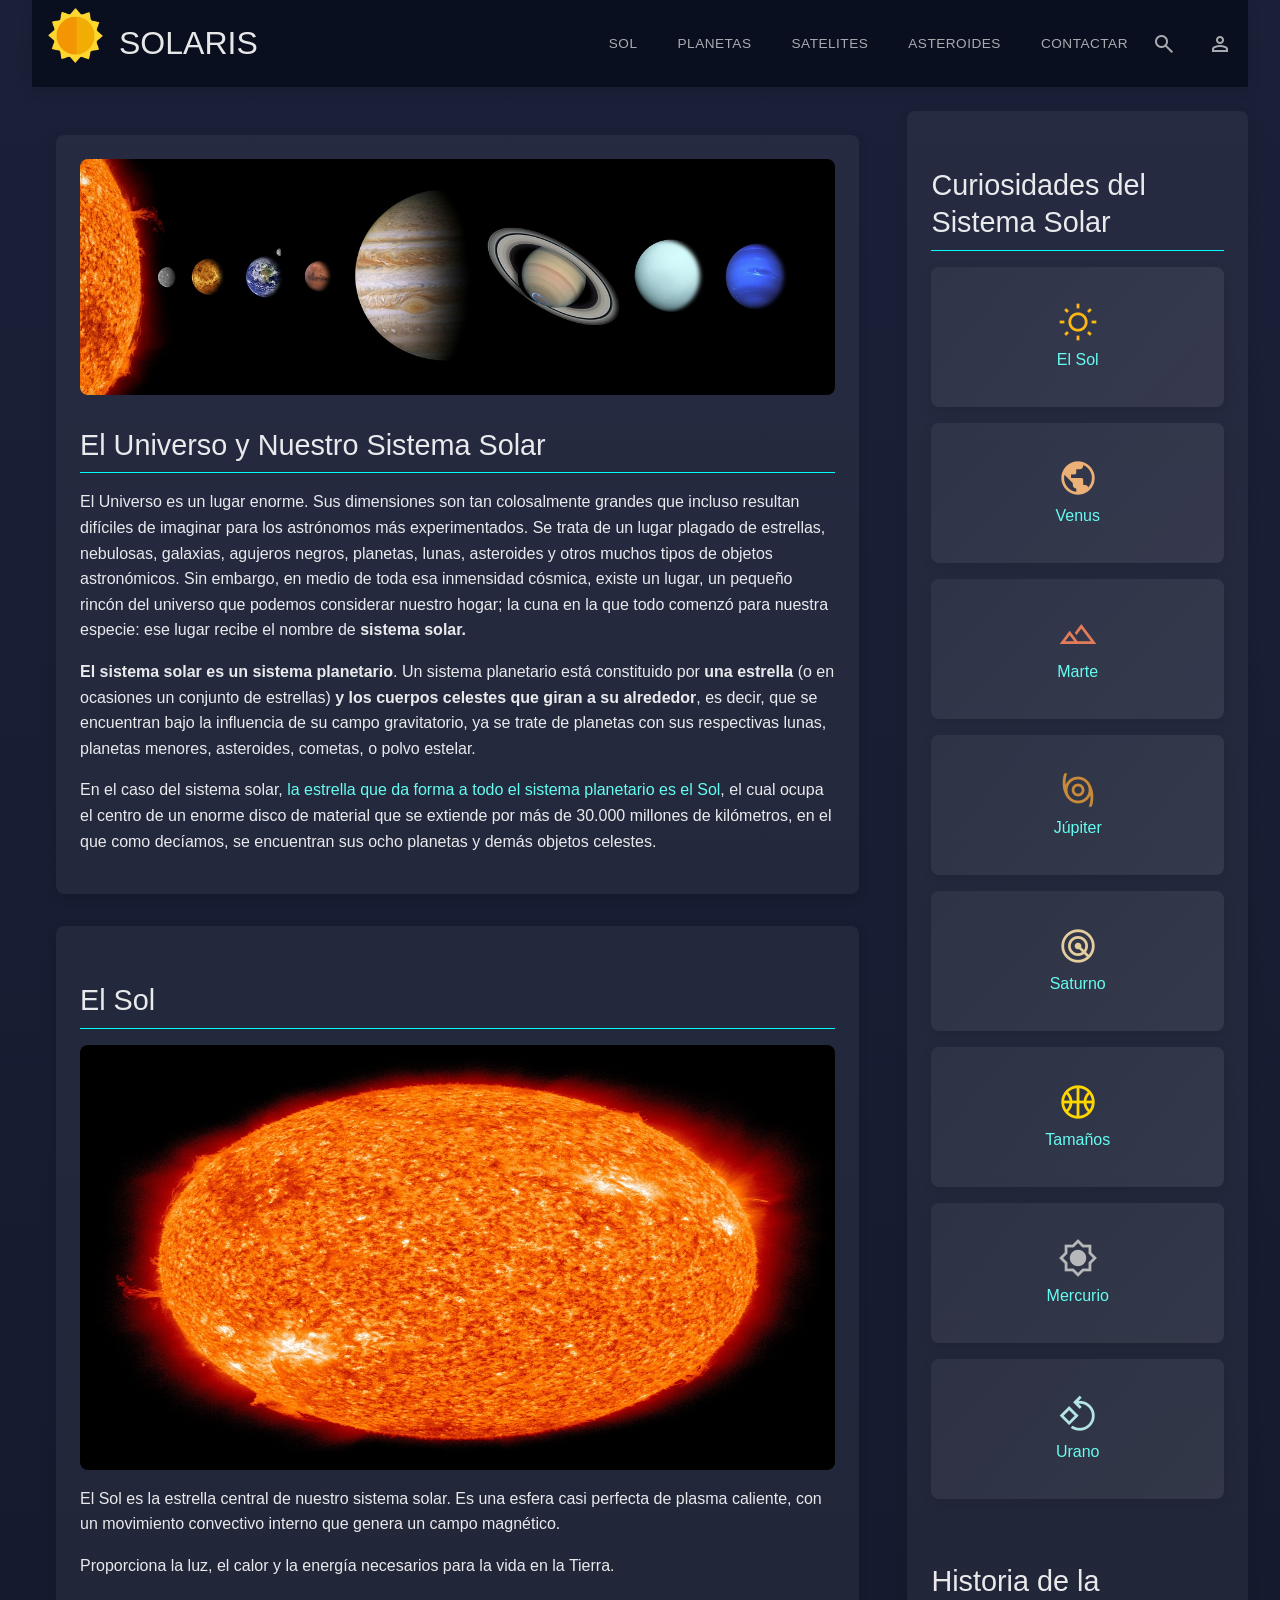
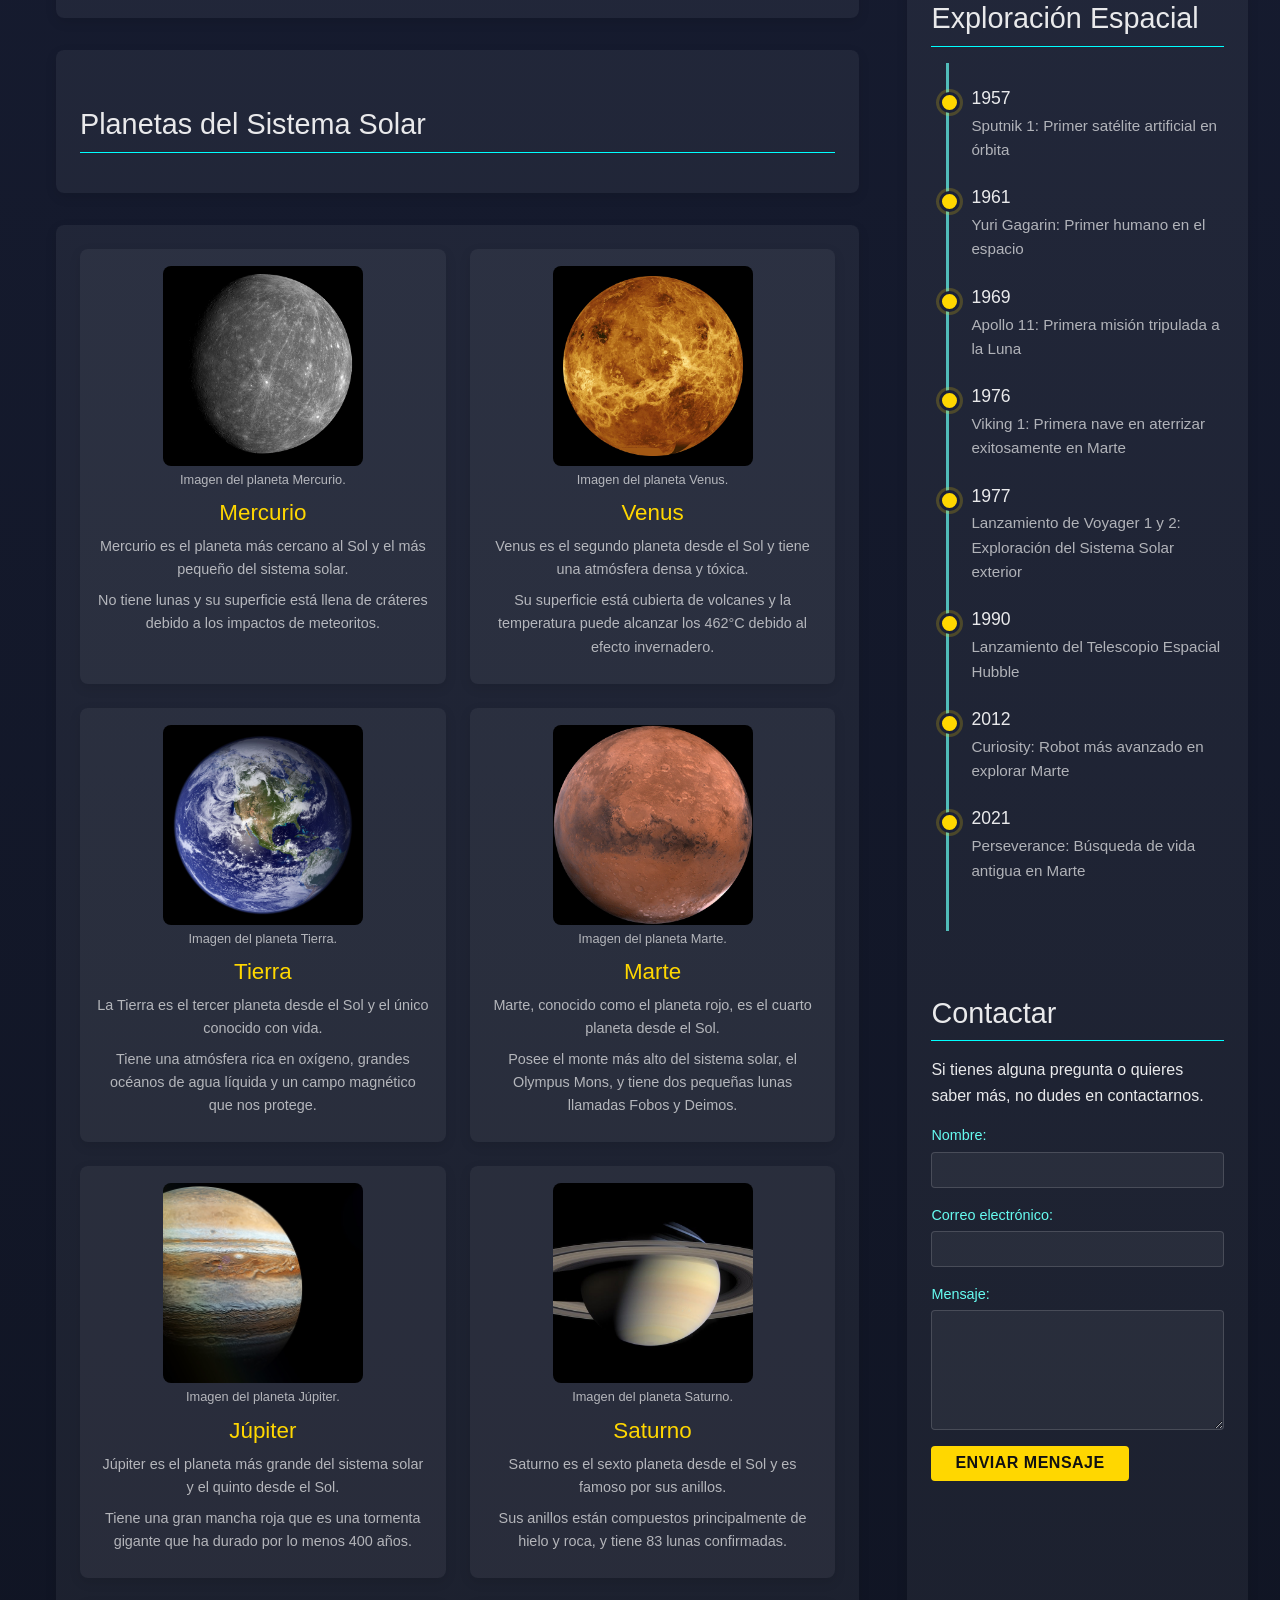
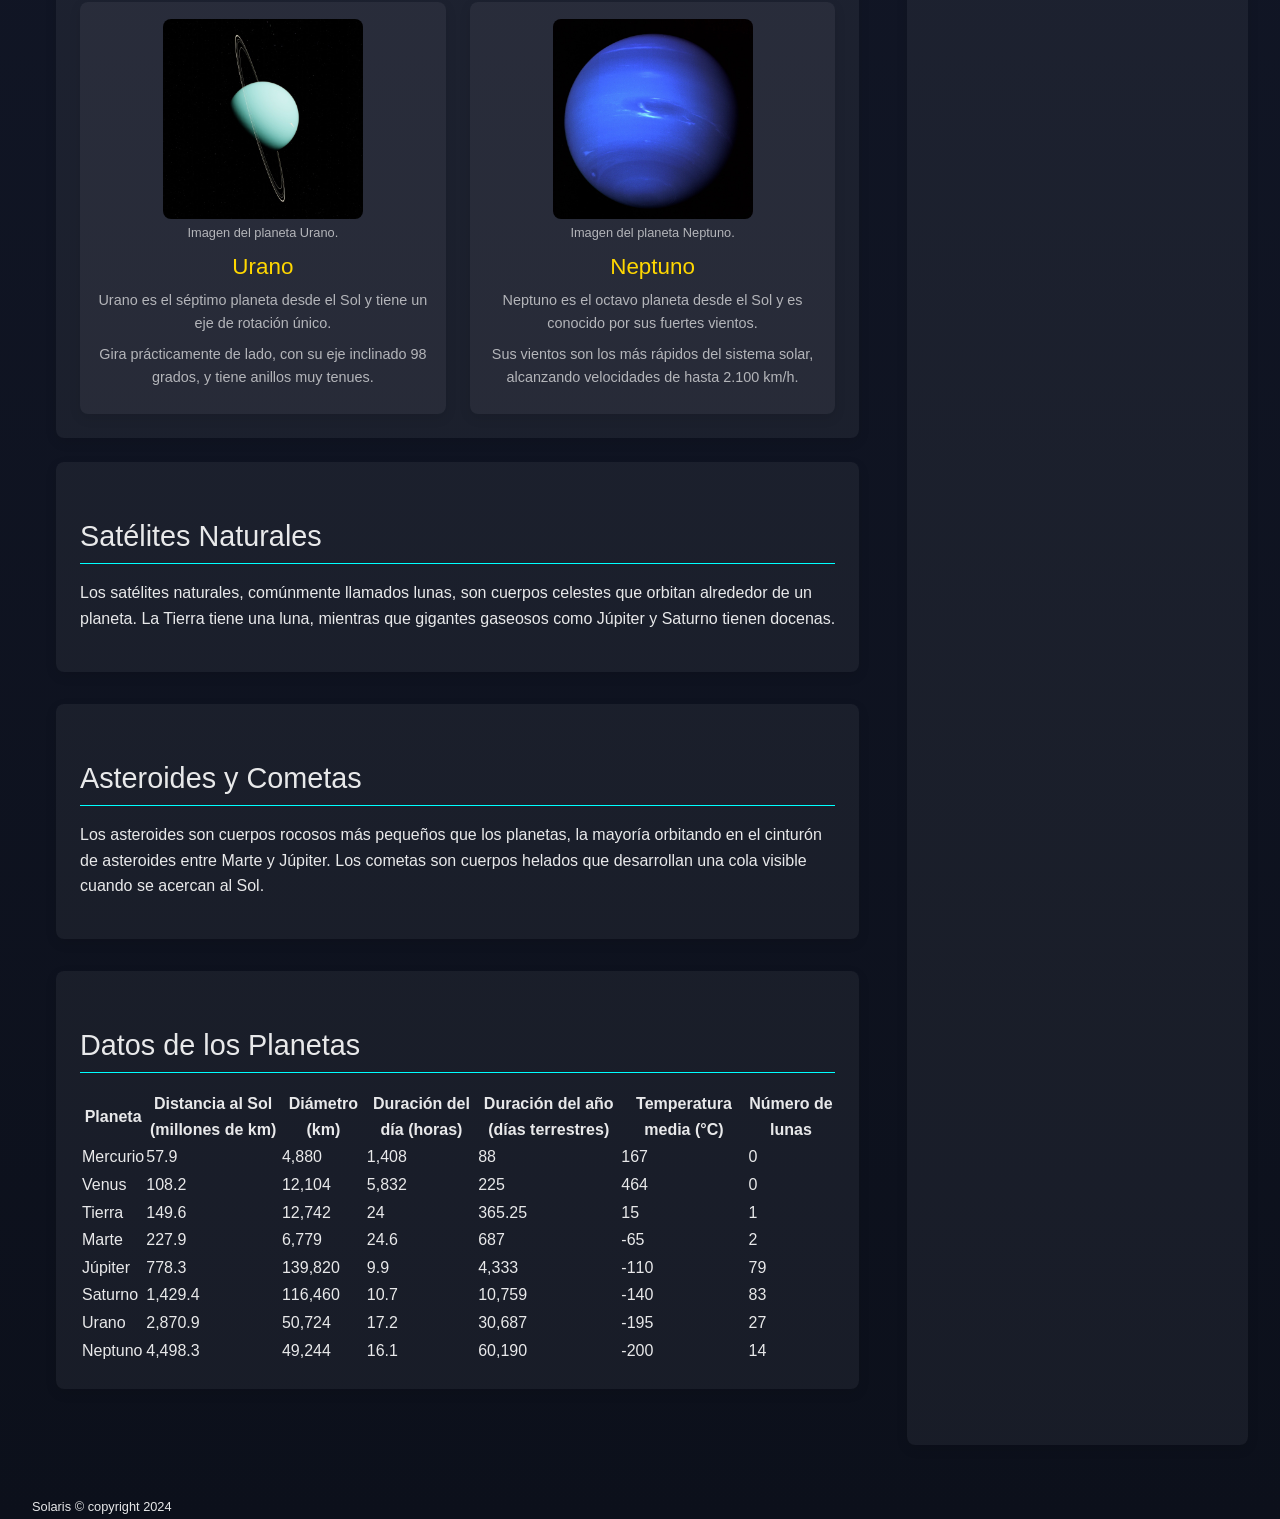
<file: proyectowebv1/index.html>
<!DOCTYPE html>
<html lang="es">

<head>
  <meta charset="UTF-8">
  <meta name="viewport" content="width=device-width, initial-scale=1.0">
  <title>Sistema Solar</title>
  <link rel="icon" type="image/png" sizes="32x32" href="favicon.png">
  <link rel="stylesheet" href="assets/css/normalize.css">
  <link rel="stylesheet" href="assets/css/style.css">
  <link rel="stylesheet" href="https://cdnjs.cloudflare.com/ajax/libs/font-awesome/4.7.0/css/font-awesome.min.css">
  <link rel="stylesheet"
    href="https://fonts.googleapis.com/css2?family=Material+Symbols+Outlined:opsz,wght,FILL,GRAD@20..48,100..700,0..1,-50..200">

</head>

<body>
  <div class="container">
    <header>
      <div class="logo">
        <figure><img src="assets/images/logo.png" alt="Logo"></figure>
      </div>
      <h1><a href="#">SOLARIS</a></h1>
      
      <!-- Botón hamburguesa para menú móvil - Mejorar visibilidad en móvil -->
      <button class="hamburger-menu" aria-label="Menú" style="display: none;">
        <span class="material-symbols-outlined">menu</span>
      </button>
      
      <nav class="mainmenu">
        <ul>
          <li><a href="#sol">Sol</a></li>
          <li><a href="#planetas">Planetas</a></li>
          <li><a href="#satelites">Satelites</a></li>
          <li><a href="#asteroides">Asteroides</a></li>
          <li><a href="#contactar">Contactar</a></li>
        </ul>
      </nav>
      
      <!-- Asegurar que aparece en el header -->
      <div class="search-container">
        <button type="button" class="search-toggle" aria-label="Buscar">
          <span class="material-symbols-outlined">search</span>
        </button>
        <div class="search-input-wrapper">
          <input type="search" id="bt-search" class="btnsearch" placeholder="Search">
        </div>
      </div>
      
      <div class="login">
        <a href="#"><span class="material-symbols-outlined"> person </span></a>
      </div>
    </header>
    
    <main>
      <section class="introduce" id="introduccion">
        <article>
          <figure class="large"><img src="assets/images/solar-system.jpg" alt="Vista general del Sistema Solar"></figure>
          <h2>El Universo y Nuestro Sistema Solar</h2>
          <p>
            El Universo es un lugar enorme. Sus dimensiones son tan
            colosalmente grandes que incluso resultan difíciles de imaginar
            para los astrónomos más experimentados. Se trata de un lugar
            plagado de estrellas, nebulosas, galaxias, agujeros negros,
            planetas, lunas, asteroides y otros muchos tipos de objetos
            astronómicos. Sin embargo, en medio de toda esa inmensidad
            cósmica, existe un lugar, un pequeño rincón del universo que
            podemos considerar nuestro hogar; la cuna en la que todo comenzó
            para nuestra especie: ese lugar recibe el nombre de
            <strong>sistema solar.</strong>
          </p>
          <p>
            <strong>El sistema solar es un sistema planetario</strong>. Un
            sistema planetario está constituido por<strong>
              una estrella</strong>
            (o en ocasiones un conjunto de estrellas)<strong>
              y los cuerpos celestes que giran a su alrededor</strong>, es decir, que se encuentran bajo la influencia
            de su campo
            gravitatorio, ya se trate de planetas con sus respectivas lunas,
            planetas menores, asteroides, cometas, o polvo estelar.
          </p>
          <p>
            En el caso del sistema solar,
            <a href="https://www.nationalgeographic.com.es/ciencia/cuanto-sabes-sobre-sol_15843">la estrella que da
              forma a todo el sistema planetario es el
              Sol</a>, el cual ocupa el centro de un enorme disco de material que se
            extiende por más de 30.000 millones de kilómetros, en el que como
            decíamos, se encuentran sus ocho planetas y demás objetos
            celestes.
          </p>
        </article>
      </section>

      <section id="sol">
        <h2>El Sol</h2>
        <article>
          <figure><img src="assets/images/sol.jpg" alt="El Sol"></figure> <!-- Asumiendo que tienes una imagen sol.jpg -->
          <p>El Sol es la estrella central de nuestro sistema solar. Es una esfera casi perfecta de plasma caliente, con un movimiento convectivo interno que genera un campo magnético.</p>
          <p>Proporciona la luz, el calor y la energía necesarios para la vida en la Tierra.</p>
        </article>
      </section>
      <section>
        <h2>Planetas del Sistema Solar</h2>
      </section>
      <section class="solarsys-container" id="planetas">
        
        <article class="planet mercurio">
          <figure>
            <img src="assets/images/mercurio.png" alt="Planeta Mercurio">
            <figcaption>Imagen del planeta Mercurio.</figcaption>
          </figure>
          <h3><a href="#">Mercurio</a></h3>
          <p>Mercurio es el planeta más cercano al Sol y el más pequeño del sistema solar.</p>  
          <p>No tiene lunas y su superficie está llena de cráteres debido a los impactos de meteoritos.</p>
        </article>
        <article class="planet venus">
          <figure>
            <img src="assets/images/venus.jpg" alt="Planeta Venus">
            <figcaption>Imagen del planeta Venus.</figcaption>
          </figure>
          <h3><a href="#">Venus</a></h3>
          <p>Venus es el segundo planeta desde el Sol y tiene una atmósfera densa y tóxica.</p>
          <p>Su superficie está cubierta de volcanes y la temperatura puede alcanzar los 462°C debido al efecto invernadero.</p>
        </article>
        <article class="planet tierra">
          <figure>
            <img src="assets/images/tierra.jpg" alt="Planeta Tierra">
            <figcaption>Imagen del planeta Tierra.</figcaption>
          </figure>
          <h3><a href="#">Tierra</a></h3>
          <p>La Tierra es el tercer planeta desde el Sol y el único conocido con vida.</p>
          <p>Tiene una atmósfera rica en oxígeno, grandes océanos de agua líquida y un campo magnético que nos protege.</p>
        </article>
        <article class="planet marte">
          <figure>
            <img src="assets/images/marte.jpg" alt="Planeta Marte">
            <figcaption>Imagen del planeta Marte.</figcaption>
          </figure>
          <h3><a href="#">Marte</a></h3>
          <p>Marte, conocido como el planeta rojo, es el cuarto planeta desde el Sol.</p>
          <p>Posee el monte más alto del sistema solar, el Olympus Mons, y tiene dos pequeñas lunas llamadas Fobos y Deimos.</p>
        </article>
        <article class="planet jupiter">
          <figure>
            <img src="assets/images/jupiter.jpg" alt="Planeta Júpiter">
            <figcaption>Imagen del planeta Júpiter.</figcaption>
          </figure>
          <h3><a href="#">Júpiter</a></h3>
          <p>Júpiter es el planeta más grande del sistema solar y el quinto desde el Sol.</p>
          <p>Tiene una gran mancha roja que es una tormenta gigante que ha durado por lo menos 400 años.</p>
        </article>
        <article class="planet saturno">
          <figure>
            <img src="assets/images/saturno.jpg" alt="Planeta Saturno">
            <figcaption>Imagen del planeta Saturno.</figcaption>
          </figure>
          <h3><a href="#">Saturno</a></h3>
          <p>Saturno es el sexto planeta desde el Sol y es famoso por sus anillos.</p>
          <p>Sus anillos están compuestos principalmente de hielo y roca, y tiene 83 lunas confirmadas.</p>
        </article>
        <article class="planet urano">
          <figure>
            <img src="assets/images/urano.jpg" alt="Planeta Urano">
            <figcaption>Imagen del planeta Urano.</figcaption>
          </figure>
          <h3><a href="#">Urano</a></h3>
          <p>Urano es el séptimo planeta desde el Sol y tiene un eje de rotación único.</p>
          <p>Gira prácticamente de lado, con su eje inclinado 98 grados, y tiene anillos muy tenues.</p>
        </article>
        <article class="planet neptuno">
          <figure>
            <img src="assets/images/neptuno.jpg" alt="Planeta Neptuno">
            <figcaption>Imagen del planeta Neptuno.</figcaption>
          </figure>
          <h3><a href="#">Neptuno</a></h3>
          <p>Neptuno es el octavo planeta desde el Sol y es conocido por sus fuertes vientos.</p>
          <p>Sus vientos son los más rápidos del sistema solar, alcanzando velocidades de hasta 2.100 km/h.</p>
        </article>
      </section>

      <section id="satelites">
        <h2>Satélites Naturales</h2>
        <article>
          <p>Los satélites naturales, comúnmente llamados lunas, son cuerpos celestes que orbitan alrededor de un planeta. La Tierra tiene una luna, mientras que gigantes gaseosos como Júpiter y Saturno tienen docenas.</p>
          <!-- Aquí se podría añadir más contenido sobre lunas específicas -->
        </article>
      </section>

      <section id="asteroides">
        <h2>Asteroides y Cometas</h2>
        <article>
          <p>Los asteroides son cuerpos rocosos más pequeños que los planetas, la mayoría orbitando en el cinturón de asteroides entre Marte y Júpiter. Los cometas son cuerpos helados que desarrollan una cola visible cuando se acercan al Sol.</p>
          <!-- Aquí se podría añadir más contenido sobre asteroides y cometas -->
        </article>
      </section>

      <section class="planet-table-container">
        <h2>Datos de los Planetas</h2>
        <div class="table-container">
          <table class="planet-data">
            <thead>
              <tr>
                <th>Planeta</th>
                <th>Distancia al Sol (millones de km)</th>
                <th>Diámetro (km)</th>
                <th>Duración del día (horas)</th>
                <th>Duración del año (días terrestres)</th>
                <th>Temperatura media (°C)</th>
                <th>Número de lunas</th>
              </tr>
            </thead>
            <tbody>
              <tr>
                <td>Mercurio</td>
                <td>57.9</td>
                <td>4,880</td>
                <td>1,408</td>
                <td>88</td>
                <td>167</td>
                <td>0</td>
              </tr>
              <tr>
                <td>Venus</td>
                <td>108.2</td>
                <td>12,104</td>
                <td>5,832</td>
                <td>225</td>
                <td>464</td>
                <td>0</td>
              </tr>
              <tr>
                <td>Tierra</td>
                <td>149.6</td>
                <td>12,742</td>
                <td>24</td>
                <td>365.25</td>
                <td>15</td>
                <td>1</td>
              </tr>
              <tr>
                <td>Marte</td>
                <td>227.9</td>
                <td>6,779</td>
                <td>24.6</td>
                <td>687</td>
                <td>-65</td>
                <td>2</td>
              </tr>
              <tr>
                <td>Júpiter</td>
                <td>778.3</td>
                <td>139,820</td>
                <td>9.9</td>
                <td>4,333</td>
                <td>-110</td>
                <td>79</td>
              </tr>
              <tr>
                <td>Saturno</td>
                <td>1,429.4</td>
                <td>116,460</td>
                <td>10.7</td>
                <td>10,759</td>
                <td>-140</td>
                <td>83</td>
              </tr>
              <tr>
                <td>Urano</td>
                <td>2,870.9</td>
                <td>50,724</td>
                <td>17.2</td>
                <td>30,687</td>
                <td>-195</td>
                <td>27</td>
              </tr>
              <tr>
                <td>Neptuno</td>
                <td>4,498.3</td>
                <td>49,244</td>
                <td>16.1</td>
                <td>60,190</td>
                <td>-200</td>
                <td>14</td>
              </tr>
            </tbody>
          </table>
        </div>
      </section>

    </main>

    <aside>
      <section class="curiosities" id="curiosidades">
        <h2>Curiosidades del Sistema Solar</h2>
        <div class="curiosity-cards">
          <div class="curiosity-card" data-planet="sol">
            <div class="curiosity-card-inner">
              <div class="curiosity-card-front">
                <span class="material-symbols-outlined">wb_sunny</span>
                <h4>El Sol</h4>
              </div>
              <div class="curiosity-card-back">
                <p>La luz del Sol tarda aproximadamente 8 minutos en llegar a la Tierra.</p>
              </div>
            </div>
          </div>
          
          <div class="curiosity-card" data-planet="venus">
            <div class="curiosity-card-inner">
              <div class="curiosity-card-front">
                <span class="material-symbols-outlined">public</span>
                <h4>Venus</h4>
              </div>
              <div class="curiosity-card-back">
                <p>Un día en Venus es más largo que su año.</p>
              </div>
            </div>
          </div>
          
          <div class="curiosity-card" data-planet="marte">
            <div class="curiosity-card-inner">
              <div class="curiosity-card-front">
                <span class="material-symbols-outlined">terrain</span>
                <h4>Marte</h4>
              </div>
              <div class="curiosity-card-back">
                <p>El Gran Cañón de Marte es tan largo como Estados Unidos.</p>
              </div>
            </div>
          </div>
          
          <div class="curiosity-card" data-planet="jupiter">
            <div class="curiosity-card-inner">
              <div class="curiosity-card-front">
                <span class="material-symbols-outlined">storm</span>
                <h4>Júpiter</h4>
              </div>
              <div class="curiosity-card-back">
                <p>Júpiter tiene tormentas que duran cientos de años.</p>
              </div>
            </div>
          </div>
          
          <div class="curiosity-card" data-planet="saturno">
            <div class="curiosity-card-inner">
              <div class="curiosity-card-front">
                <span class="material-symbols-outlined">radar</span>
                <h4>Saturno</h4>
              </div>
              <div class="curiosity-card-back">
                <p>Los anillos de Saturno están hechos principalmente de hielo y polvo.</p>
              </div>
            </div>
          </div>
          
          <div class="curiosity-card" data-planet="comparacion">
            <div class="curiosity-card-inner">
              <div class="curiosity-card-front">
                <span class="material-symbols-outlined">sports_basketball</span>
                <h4>Tamaños</h4>
              </div>
              <div class="curiosity-card-back">
                <p>Si la Tierra fuera del tamaño de una canica, Júpiter sería del tamaño de una pelota de baloncesto.</p>
              </div>
            </div>
          </div>
          
          <div class="curiosity-card" data-planet="mercurio">
            <div class="curiosity-card-inner">
              <div class="curiosity-card-front">
                <span class="material-symbols-outlined">brightness_7</span>
                <h4>Mercurio</h4>
              </div>
              <div class="curiosity-card-back">
                <p>En Mercurio, el Sol aparece tres veces más grande que visto desde la Tierra.</p>
              </div>
            </div>
          </div>
          
          <div class="curiosity-card" data-planet="urano">
            <div class="curiosity-card-inner">
              <div class="curiosity-card-front">
                <span class="material-symbols-outlined">rotate_90_degrees_ccw</span>
                <h4>Urano</h4>
              </div>
              <div class="curiosity-card-back">
                <p>Urano gira "acostado" sobre su órbita.</p>
              </div>
            </div>
          </div>
        </div>
      </section>

      <section class="timeline" id="historia">
        <h2>Historia de la Exploración Espacial</h2>
        <div class="timeline-container">
          <article class="timeline-item">
            <h3>1957</h3>
            <p>Sputnik 1: Primer satélite artificial en órbita</p>
          </article>
          <article class="timeline-item">
            <h3>1961</h3>
            <p>Yuri Gagarin: Primer humano en el espacio</p>
          </article>
          <article class="timeline-item">
            <h3>1969</h3>
            <p>Apollo 11: Primera misión tripulada a la Luna</p>
          </article>
          <article class="timeline-item">
            <h3>1976</h3>
            <p>Viking 1: Primera nave en aterrizar exitosamente en Marte</p>
          </article>
          <article class="timeline-item">
            <h3>1977</h3>
            <p>Lanzamiento de Voyager 1 y 2: Exploración del Sistema Solar exterior</p>
          </article>
          <article class="timeline-item">
            <h3>1990</h3>
            <p>Lanzamiento del Telescopio Espacial Hubble</p>
          </article>
          <article class="timeline-item">
            <h3>2012</h3>
            <p>Curiosity: Robot más avanzado en explorar Marte</p>
          </article>
          <article class="timeline-item">
            <h3>2021</h3>
            <p>Perseverance: Búsqueda de vida antigua en Marte</p>
          </article>
        </div>
      </section>

      <section id="contactar">
        <h2>Contactar</h2>
        <p>Si tienes alguna pregunta o quieres saber más, no dudes en contactarnos.</p>
        <form action="#" method="post">
          <div>
            <label for="name">Nombre:</label>
            <input type="text" id="name" name="user_name">
          </div>
          <div>
            <label for="mail">Correo electrónico:</label>
            <input type="email" id="mail" name="user_email">
          </div>
          <div>
            <label for="msg">Mensaje:</label>
            <textarea id="msg" name="user_message"></textarea>
          </div>
          <div class="button">
            <button type="submit">Enviar mensaje</button>
          </div>
        </form>
      </section>
    </aside>

    <footer><small>Solaris © copyright 2024</small></footer>
  </div>
  
  <!-- Script para el menú hamburguesa -->
  <script>
    // Asegurar que el botón hamburguesa es visible en móvil desde el inicio
    document.addEventListener('DOMContentLoaded', function() {
      const hamburgerButton = document.querySelector('.hamburger-menu');
      const mainMenu = document.querySelector('.mainmenu');
      
      // Mostrar el botón hamburguesa si estamos en móvil
      if (window.innerWidth < 768) {
        hamburgerButton.style.display = 'block';
      }
      
      // Ajustar visibilidad cuando cambie el tamaño de la ventana
      window.addEventListener('resize', function() {
        if (window.innerWidth < 768) {
          hamburgerButton.style.display = 'block';
        } else {
          hamburgerButton.style.display = 'none';
          mainMenu.classList.remove('active'); // Cerrar menú si se agranda la pantalla
        }
      });
      
      hamburgerButton.addEventListener('click', function() {
        mainMenu.classList.toggle('active');
        hamburgerButton.classList.toggle('active');
      });
      
      // Cerrar menú al hacer clic en un enlace (en dispositivos móviles)
      const menuLinks = document.querySelectorAll('.mainmenu a');
      menuLinks.forEach(link => {
        link.addEventListener('click', function() {
          if (window.innerWidth < 768) {
            mainMenu.classList.remove('active');
            hamburgerButton.classList.remove('active');
          }
        });
      });
    });
  </script>

  <!-- Añadir este script antes de cerrar el body -->
  <script>
    // Script existente para el menú hamburguesa...
    
    // Añadir script para las tarjetas de curiosidades
    document.addEventListener('DOMContentLoaded', function() {
      const cards = document.querySelectorAll('.curiosity-card');
      
      cards.forEach(card => {
        card.addEventListener('click', function() {
          this.classList.toggle('flipped');
        });
        
        // También permitir que el hover funcione en dispositivos táctiles
        card.addEventListener('touchstart', function() {
          this.classList.add('hover');
        });
        
        card.addEventListener('touchend', function() {
          this.classList.remove('hover');
        });
      });
    });

    // Controlar el comportamiento del botón de búsqueda
    const searchToggle = document.querySelector('.search-toggle');
    const searchContainer = document.querySelector('.search-container');
    const searchInput = document.querySelector('#bt-search');
    
    searchToggle.addEventListener('click', function() {
      searchContainer.classList.toggle('active');
      if (searchContainer.classList.contains('active')) {
        setTimeout(() => {
          searchInput.focus();
        }, 300); // Esperar a que la animación termine
      }
    });
    
    // Cerrar la búsqueda cuando se hace clic fuera
    document.addEventListener('click', function(event) {
      if (!searchContainer.contains(event.target) && searchContainer.classList.contains('active')) {
        searchContainer.classList.remove('active');
      }
    });
    
    // Cerrar la búsqueda cuando se presiona Escape
    searchInput.addEventListener('keydown', function(e) {
      if (e.key === 'Escape') {
        searchContainer.classList.remove('active');
      }
    });
  </script>
</body>

</html>
</file>
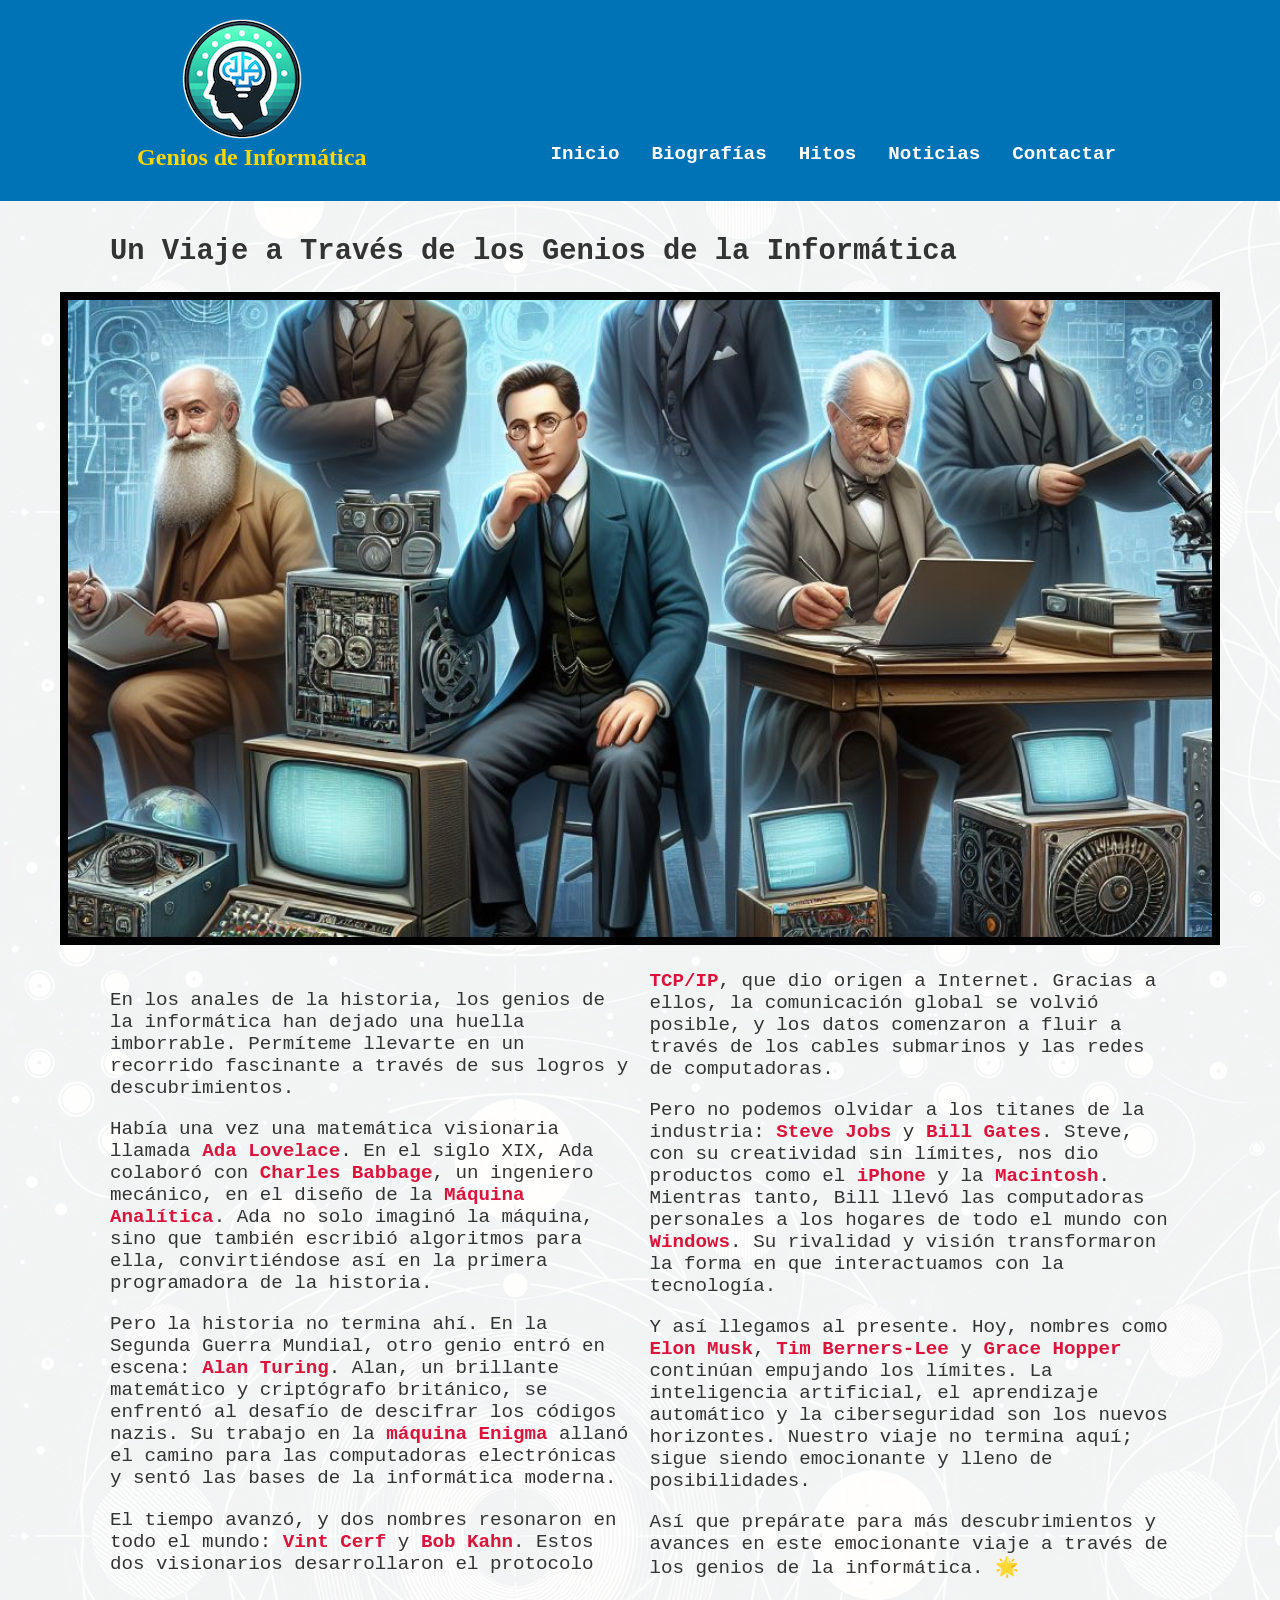
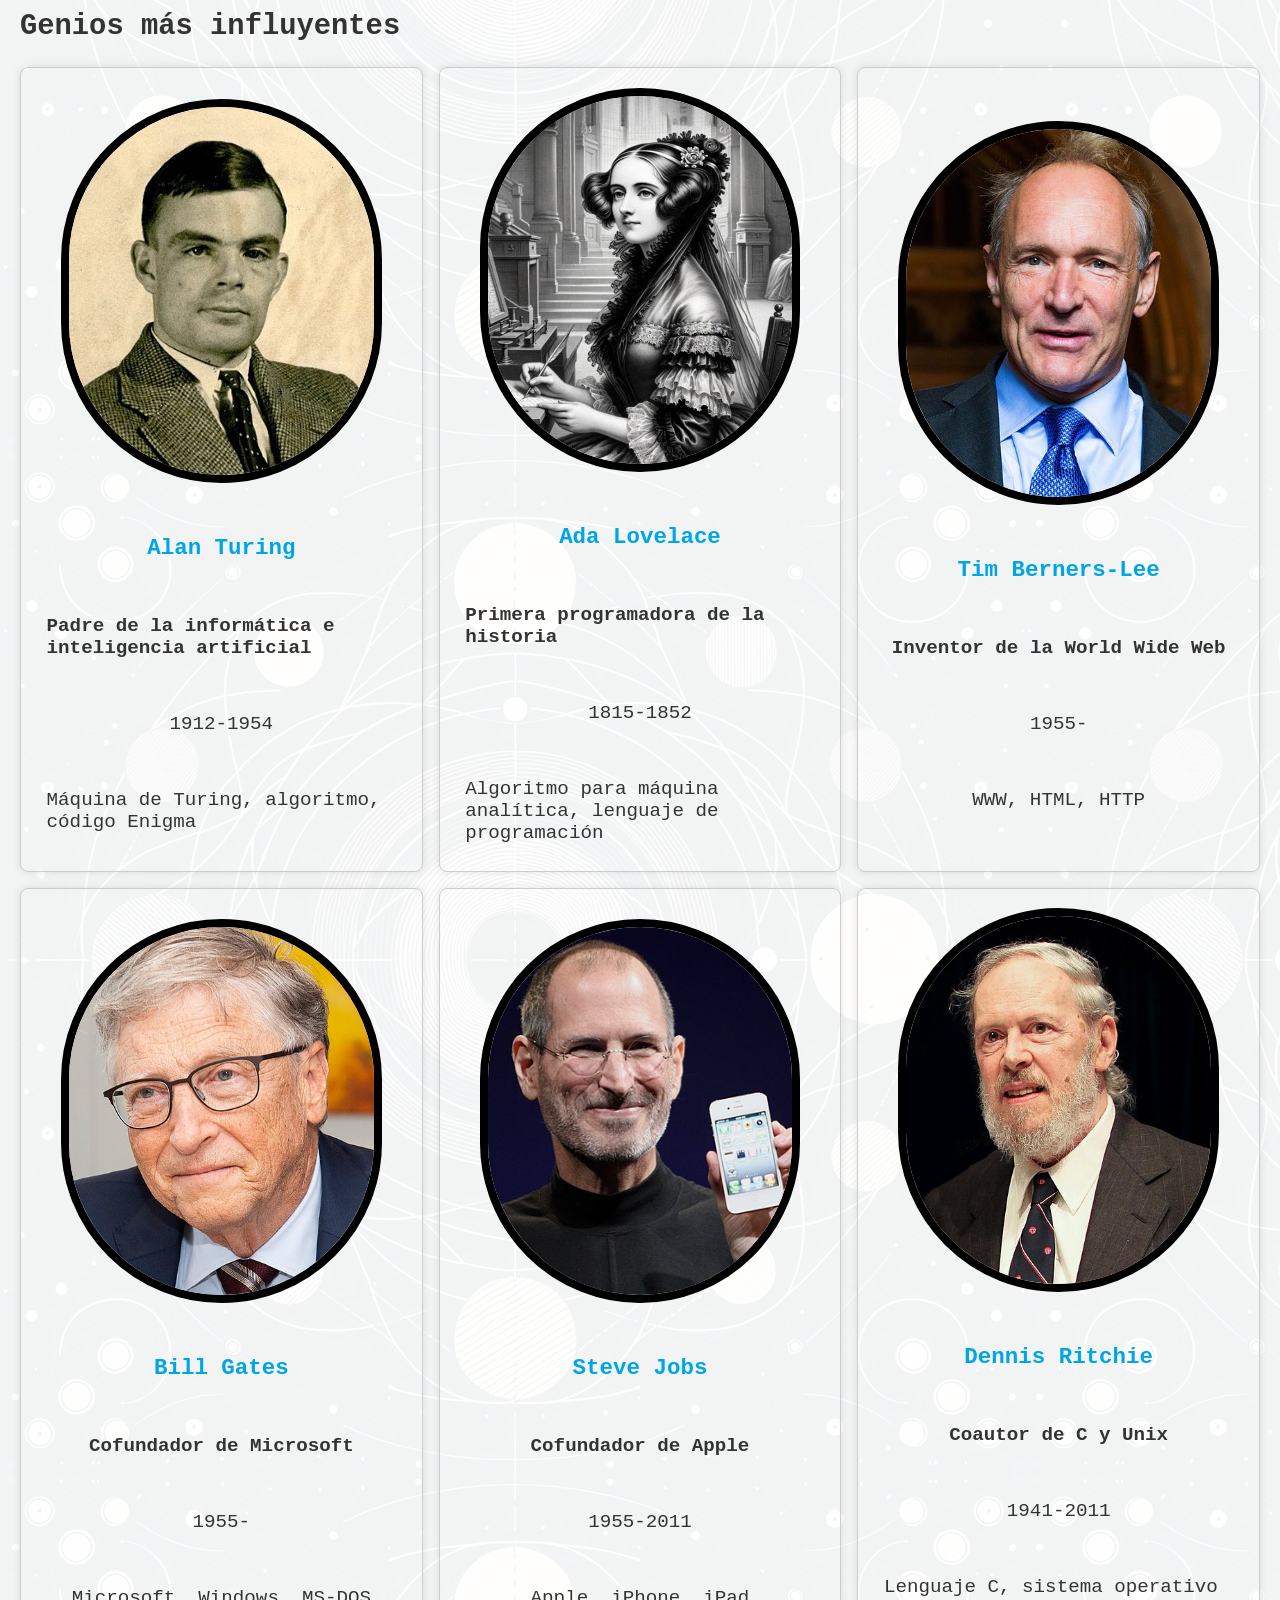
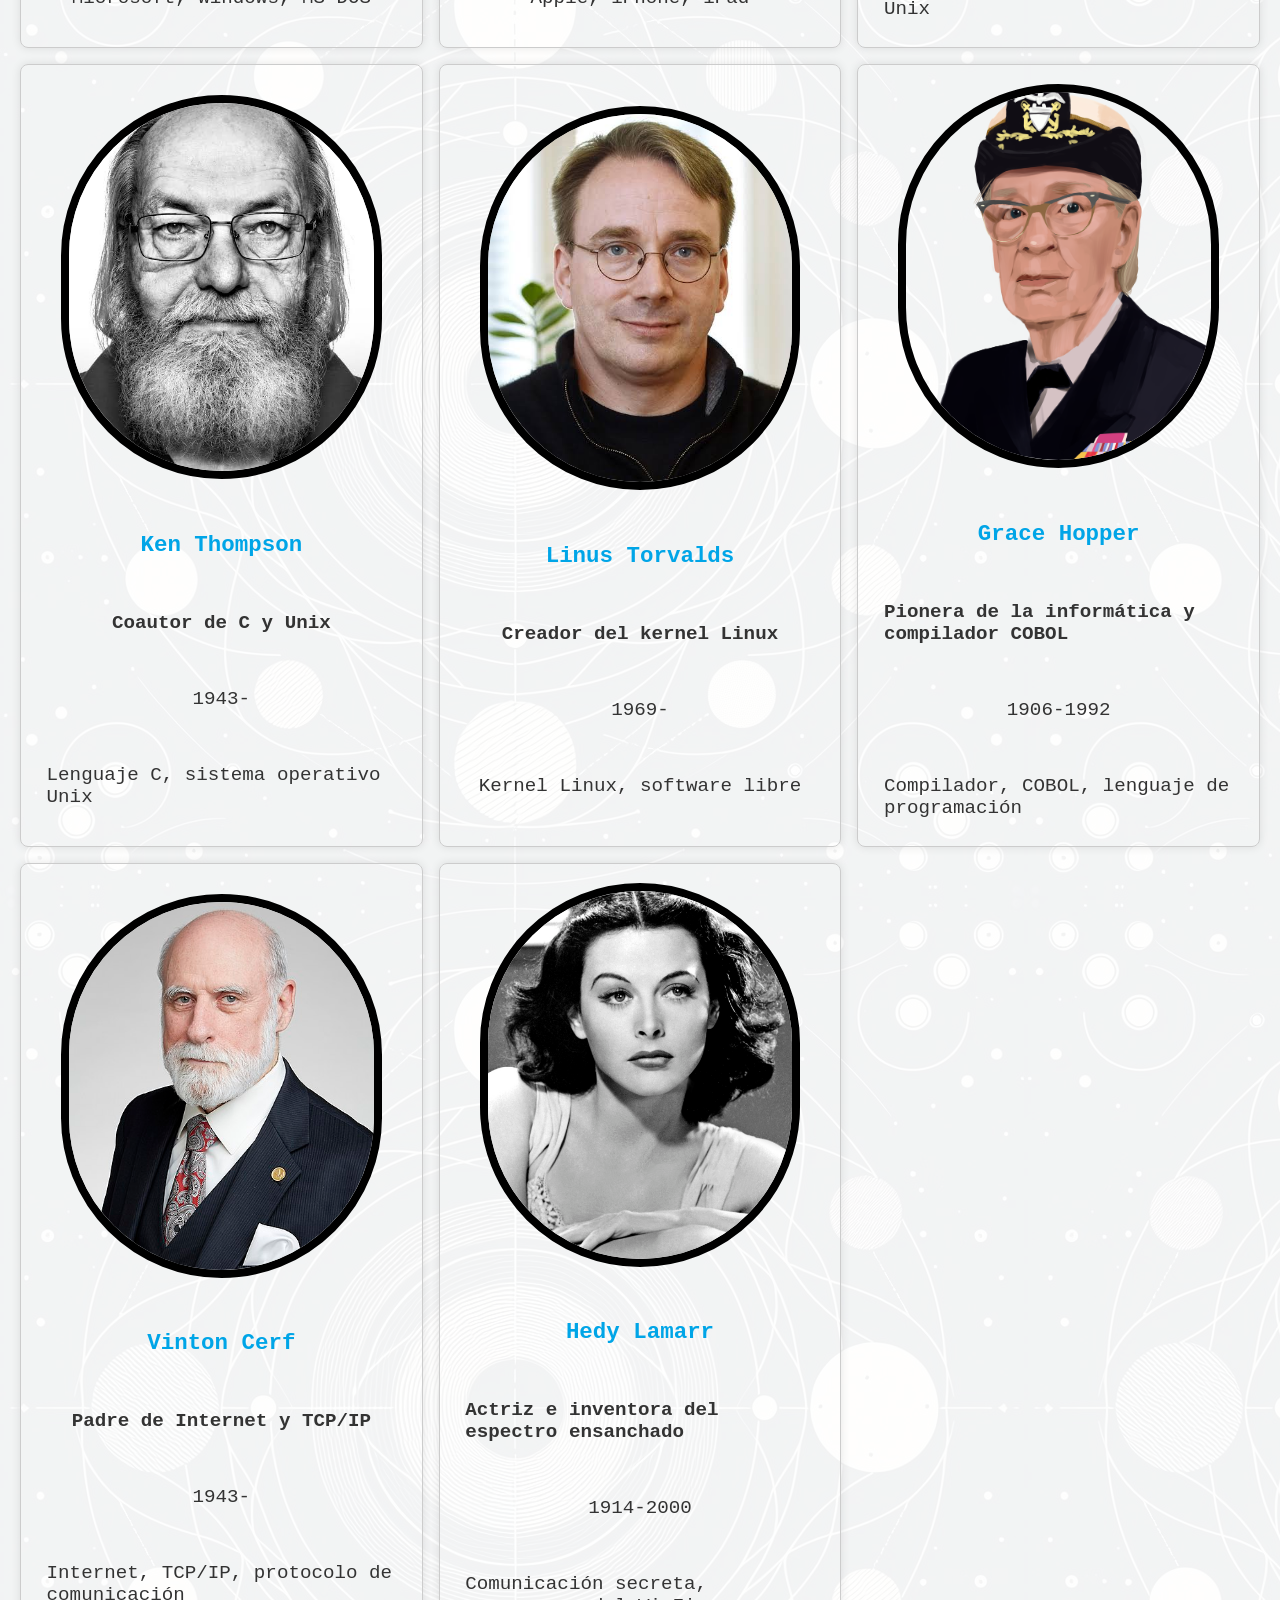
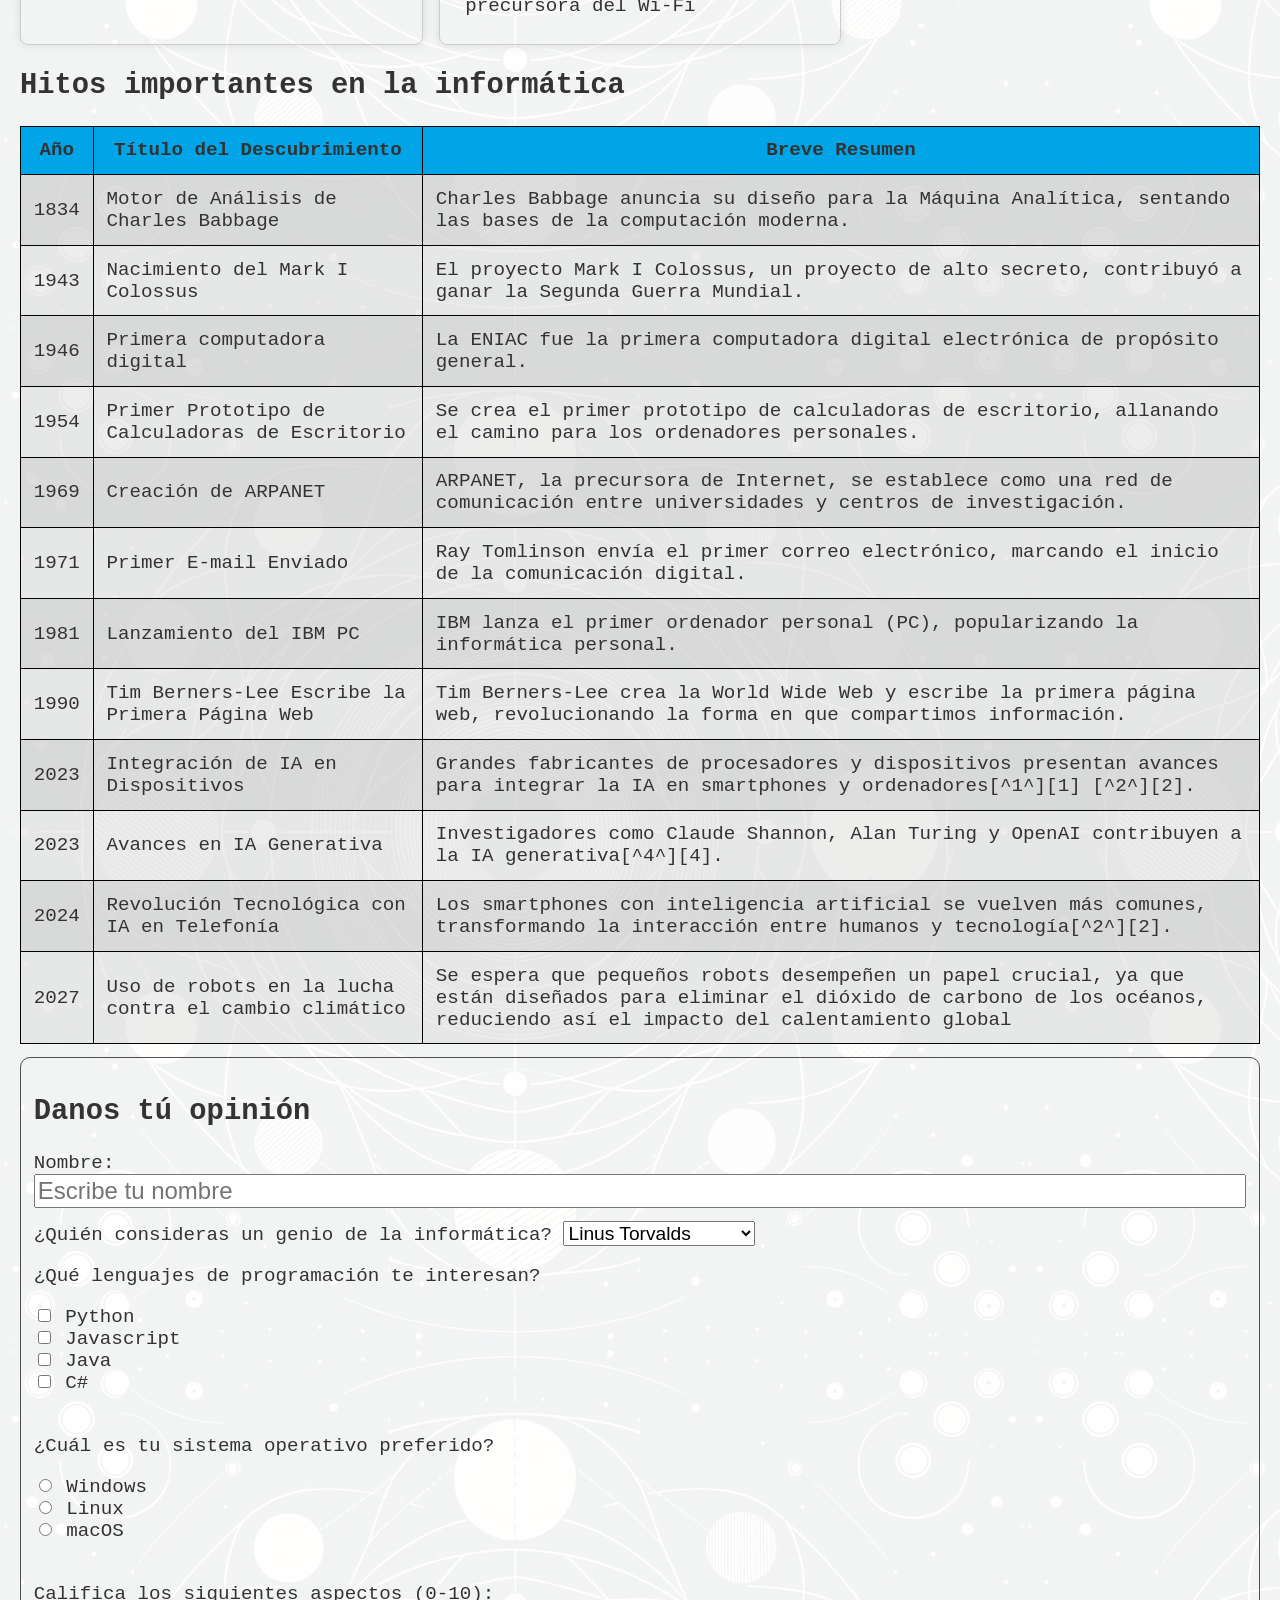
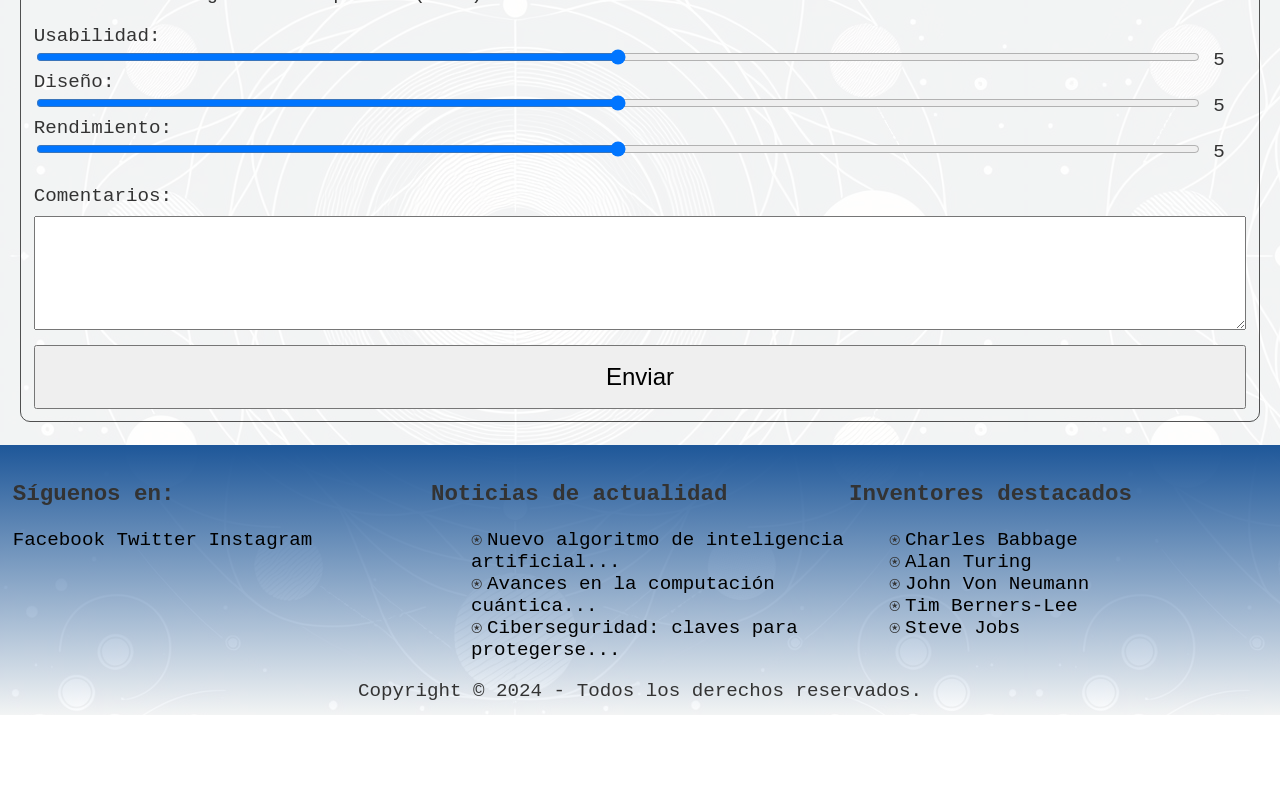
<file: proyectowebv2/index.html>
<!DOCTYPE html>
<html lang="es">

<head>
    <meta charset="UTF-8">
    <meta name="viewport" content="width=device-width, initial-scale=1.0">
    <title>Genios de la informática</title>
    <link rel="stylesheet" href="assets/css/estilos.css">
    <link rel="shortcut icon" href="favicon.ico" type="image/x-icon">
</head>

<body>
    <div class="contenedor">
        <header>
            <a href="index.html">
                <figure><img src="assets/images/logo.png" alt="Genios de la Informática"></figure>
                <h1>Genios de Informática</h1>
            </a>
            <nav>
                <ul>
                    <li><a href="inicio.html">Inicio</a></li>
                    <li><a href="biografias.html">Biografías</a></li>
                    <li><a href="hitos.html">Hitos</a></li>
                    <li><a href="noticias.html">Noticias</a></li>
                    <li><a href="contactar.html">Contactar</a></li>
                </ul>
            </nav>
        </header>

        <main>

            <article class="destacado">
                <h2>Un Viaje a Través de los Genios de la Informática</h2>
                <figure><img src="assets/images/portada3.jpg" alt="Portada"></figure>
                
                <div class="historia">
                    <p>En los anales de la historia, los genios de la informática han dejado una huella imborrable.
                        Permíteme llevarte en un recorrido fascinante a través de sus logros y descubrimientos.</p>
                    <p>Había una vez una matemática visionaria llamada <strong>Ada Lovelace</strong>. En el siglo XIX,
                        Ada
                        colaboró con <strong>Charles Babbage</strong>, un ingeniero mecánico, en el diseño de la
                        <strong>Máquina Analítica</strong>. Ada no solo imaginó la máquina, sino que también escribió
                        algoritmos para ella, convirtiéndose así en la primera programadora de la historia.
                    </p>
                    <p>Pero la historia no termina ahí. En la Segunda Guerra Mundial, otro genio entró en escena:
                        <strong>Alan Turing</strong>. Alan, un brillante matemático y criptógrafo británico, se enfrentó
                        al
                        desafío de descifrar los códigos nazis. Su trabajo en la <strong>máquina Enigma</strong> allanó
                        el
                        camino para las computadoras electrónicas y sentó las bases de la informática moderna.
                    </p>
                    <p>El tiempo avanzó, y dos nombres resonaron en todo el mundo: <strong>Vint Cerf</strong> y
                        <strong>Bob
                            Kahn</strong>. Estos dos visionarios desarrollaron el protocolo <strong>TCP/IP</strong>, que
                        dio
                        origen a Internet. Gracias a ellos, la comunicación global se volvió posible, y los datos
                        comenzaron
                        a fluir a través de los cables submarinos y las redes de computadoras.</p>
                    <p>Pero no podemos olvidar a los titanes de la industria: <strong>Steve Jobs</strong> y <strong>Bill
                            Gates</strong>. Steve, con su creatividad sin límites, nos dio productos como el
                        <strong>iPhone</strong> y la <strong>Macintosh</strong>. Mientras tanto, Bill llevó las
                        computadoras
                        personales a los hogares de todo el mundo con <strong>Windows</strong>. Su rivalidad y visión
                        transformaron la forma en que interactuamos con la tecnología.
                    </p>
                    <p>Y así llegamos al presente. Hoy, nombres como <strong>Elon Musk</strong>, <strong>Tim
                            Berners-Lee</strong> y <strong>Grace Hopper</strong> continúan empujando los límites. La
                        inteligencia artificial, el aprendizaje automático y la ciberseguridad son los nuevos
                        horizontes.
                        Nuestro viaje no termina aquí; sigue siendo emocionante y lleno de posibilidades.</p>
                    <p>Así que prepárate para más descubrimientos y avances en este emocionante viaje a través de los
                        genios
                        de la informática. 🌟</p>
                </div>
            </article>

            <section>
                <article></article>
                <article></article>
                <article></article>
            </section>
            <h2>Genios más influyentes</h2>
            <section class="cards">
                
                <div class="card">
                    <figure><img src="assets/images/01alan_turing.jpg" alt="Alan Turing"></figure>
                    <h3><a href="biografia-alan-turing.html">Alan Turing</a></h3>
                    <h4>Padre de la informática e inteligencia artificial</h4>
                    <p>1912-1954</p>
                    <p>Máquina de Turing, algoritmo, código Enigma</p>
                </div>

                <div class="card">
                    <figure><img src="assets/images/02ada_lovelace.jpg" alt="Ada Lovelace"></figure>
                    <h3><a href="biografia-ada-lovelace.html">Ada Lovelace</a></h3>
                    <h4>Primera programadora de la historia</h4>
                    <p>1815-1852</p>
                    <p>Algoritmo para máquina analítica, lenguaje de programación</p>
                </div>
                <div class="card">
                    <figure><img src="assets/images/03tim_berners-lee.jpg" alt="Tim Berners-Lee"></figure>
                    <h3><a href="biografia-tim-berners-lee.html">Tim Berners-Lee</a></h3>
                    <h4>Inventor de la World Wide Web</h4>
                    <p>1955-</p>
                    <p>WWW, HTML, HTTP</p>
                </div>

                <div class="card">
                    <figure><img src="assets/images/04bill_gates.jpg" alt="Bill Gates"></figure>
                    <h3><a href="biografia-bill-gates.html">Bill Gates</a></h3>
                    <h4>Cofundador de Microsoft</h4>
                    <p>1955-</p>
                    <p>Microsoft, Windows, MS-DOS</p>
                </div>

                <div class="card">
                    <figure><img src="assets/images/05steve_jobs.jpg" alt="Steve Jobs"></figure>
                    <h3><a href="biografia-steve-jobs.html">Steve Jobs</a></h3>
                    <h4>Cofundador de Apple</h4>
                    <p>1955-2011</p>
                    <p>Apple, iPhone, iPad</p>
                </div>

                <div class="card">
                    <figure><img src="assets/images/06dennis_ritchie.jpg" alt="Dennis Ritchie"></figure>
                    <h3><a href="biografia-dennis-ritchie.html">Dennis Ritchie</a></h3>
                    <h4>Coautor de C y Unix</h4>
                    <p>1941-2011</p>
                    <p>Lenguaje C, sistema operativo Unix</p>
                </div>

                <div class="card">
                    <figure><img src="assets/images/07ken_thompson.jpg" alt="Ken Thompson"></figure>
                    <h3><a href="biografia-ken-thompson.html">Ken Thompson</a></h3>
                    <h4>Coautor de C y Unix</h4>
                    <p>1943-</p>
                    <p>Lenguaje C, sistema operativo Unix</p>
                </div>

                <div class="card">
                    <figure><img src="assets/images/08linus_torvalds.jpg" alt="Linus Torvalds"></figure>
                    <h3><a href="biografia-linus-torvalds.html">Linus Torvalds</a></h3>
                    <h4>Creador del kernel Linux</h4>
                    <p>1969-</p>
                    <p>Kernel Linux, software libre</p>
                </div>
                <div class="card">
                    <figure><img src="assets/images/09grace_hopper.png" alt="Grace Hopper"></figure>
                    <h3><a href="biografia-grace-hopper.html">Grace Hopper</a></h3>
                    <h4>Pionera de la informática y compilador COBOL</h4>
                    <p>1906-1992</p>
                    <p>Compilador, COBOL, lenguaje de programación</p>
                </div>

                <div class="card">
                    <figure><img src="assets/images/10vint_cerf.jpg" alt="Vinton Cerf"></figure>
                    <h3><a href="biografia-vinton-cerf.html">Vinton Cerf</a></h3>
                    <h4>Padre de Internet y TCP/IP</h4>
                    <p>1943-</p>
                    <p>Internet, TCP/IP, protocolo de comunicación</p>
                </div>
                <div class="card">
                    <figure><img src="assets/images/11hedy_lamarr.jpg" alt="Hedy Lamarr"></figure>
                    <h3><a href="biografia-hedy-lamarr.html">Hedy Lamarr</a></h3>
                    <h4>Actriz e inventora del espectro ensanchado</h4>
                    <p>1914-2000</p>
                    <p>Comunicación secreta, precursora del Wi-Fi</p>
                </div>
            </section>

            <section class="hitos">
                <h2>Hitos importantes en la informática</h2>
                <table>
                    <thead>
                        <tr>
                            <th>Año</th>
                            <th>Título del Descubrimiento</th>
                            <th>Breve Resumen</th>
                        </tr>
                    </thead>
                    <tbody>
                        <tr>
                            <td>1834</td>
                            <td>Motor de Análisis de Charles Babbage</td>
                            <td>Charles Babbage anuncia su diseño para la Máquina Analítica, sentando las bases de la
                                computación moderna.</td>
                        </tr>
                        <tr>
                            <td>1943</td>
                            <td>Nacimiento del Mark I Colossus</td>
                            <td>El proyecto Mark I Colossus, un proyecto de alto secreto, contribuyó a ganar la Segunda
                                Guerra Mundial.</td>
                        </tr>
                        <tr>
                            <td>1946</td>
                            <td>Primera computadora digital</td>
                            <td>La ENIAC fue la primera computadora digital electrónica de propósito general.</td>
                        </tr>
                        <tr>
                            <td>1954</td>
                            <td>Primer Prototipo de Calculadoras de Escritorio</td>
                            <td>Se crea el primer prototipo de calculadoras de escritorio, allanando el camino para los
                                ordenadores personales.</td>
                        </tr>
                        <tr>
                            <td>1969</td>
                            <td>Creación de ARPANET</td>
                            <td>ARPANET, la precursora de Internet, se establece como una red de comunicación entre
                                universidades y centros de investigación.</td>
                        </tr>
                        <tr>
                            <td>1971</td>
                            <td>Primer E-mail Enviado</td>
                            <td>Ray Tomlinson envía el primer correo electrónico, marcando el inicio de la comunicación
                                digital.</td>
                        </tr>
                        <tr>
                            <td>1981</td>
                            <td>Lanzamiento del IBM PC</td>
                            <td>IBM lanza el primer ordenador personal (PC), popularizando la informática personal.</td>
                        </tr>
                        <tr>
                            <td>1990</td>
                            <td>Tim Berners-Lee Escribe la Primera Página Web</td>
                            <td>Tim Berners-Lee crea la World Wide Web y escribe la primera página web, revolucionando
                                la forma en que compartimos información.</td>
                        </tr>
                        <tr>
                            <td>2023</td>
                            <td>Integración de IA en Dispositivos</td>
                            <td>Grandes fabricantes de procesadores y dispositivos presentan avances para integrar la IA
                                en smartphones y ordenadores[^1^][1] [^2^][2].</td>
                        </tr>
                        <tr>
                            <td>2023</td>
                            <td>Avances en IA Generativa</td>
                            <td>Investigadores como Claude Shannon, Alan Turing y OpenAI contribuyen a la IA
                                generativa[^4^][4].</td>
                        </tr>
                        <tr>
                            <td>2024</td>
                            <td>Revolución Tecnológica con IA en Telefonía</td>
                            <td>Los smartphones con inteligencia artificial se vuelven más comunes, transformando la
                                interacción entre humanos y tecnología[^2^][2].</td>
                        </tr>
                        <tr>
                            <td>2027</td>
                            <td>Uso de robots en la lucha contra el cambio climático</td>
                            <td>Se espera que pequeños robots desempeñen un papel crucial, ya que están diseñados para
                                eliminar el dióxido de carbono de los océanos, reduciendo así el impacto del
                                calentamiento global</td>
                        </tr>
                    </tbody>
                </table>

            </section>

            <section class="formulario">
                <h2>Danos tú opinión</h2>
                <form action="/submit" method="post">
                    <!-- Casilla de texto -->
                    <label for="nombre">Nombre:</label>
                    <input type="text" id="nombre" name="nombre" required placeholder="Escribe tu nombre">
                    <br>

                    <!-- Casilla de selección -->
                    <label for="genio">¿Quién consideras un genio de la informática?</label>
                    <select id="genio" name="genio">
                        <option value="linus">Linus Torvalds</option>
                        <option value="ada">Ada Lovelace</option>
                        <option value="alan">Alan Turing</option>
                        <option value="grace">Grace Hopper</option>
                    </select>
                    <br>

                    <!-- Checkbox -->
                    <p>¿Qué lenguajes de programación te interesan?</p>
                    <input type="checkbox" id="python" name="lenguaje" value="python">
                    <label for="python">Python</label><br>
                    <input type="checkbox" id="javascript" name="lenguaje" value="javascript">
                    <label for="javascript">Javascript</label><br>
                    <input type="checkbox" id="java" name="lenguaje" value="java">
                    <label for="java">Java</label><br>
                    <input type="checkbox" id="csharp" name="lenguaje" value="csharp">
                    <label for="csharp">C#</label><br>
                    <br>

                    <!-- Radiobutton -->
                    <p>¿Cuál es tu sistema operativo preferido?</p>
                    <input type="radio" id="windows" name="so" value="windows">
                    <label for="windows">Windows</label><br>
                    <input type="radio" id="linux" name="so" value="linux">
                    <label for="linux">Linux</label><br>
                    <input type="radio" id="macos" name="so" value="macos">
                    <label for="macos">macOS</label><br>
                    <br>

                    <!-- Sliders -->
                    <p>Califica los siguientes aspectos (0-10):</p>
                    <label for="usabilidad">Usabilidad:</label>
                    <input type="range" id="usabilidad" name="usabilidad" min="0" max="10" step="1">
                    <output for="usabilidad" id="usabilidad-output">5</output>
                    <br>
                    <label for="diseño">Diseño:       </label>
                    <input type="range" id="diseño" name="diseño" min="0" max="10" step="1">
                    <output for="diseño" id="diseño-output">5</output>
                    <br>
                    <label for="rendimiento">Rendimiento:</label>
                    <input type="range" id="rendimiento" name="rendimiento" min="0" max="10" step="1">
                    <output for="rendimiento" id="rendimiento-output">5</output>
                    <br>
                    <br>
                    <!-- Textarea -->
                    <label for="opinion">Comentarios: <br></label>
                    <textarea id="opinion" name="opinion" rows="4"></textarea>
                    <br>

                    <!-- Botón de envío -->
                    <input type="submit" value="Enviar">
                </form>
            </section>
        </main>

        <footer>
            <div class="redes-sociales">
                <h3>Síguenos en:</h3>
                <a href="https://www.facebook.com/geniosinformatica" target="_blank"><i class="fa fa-facebook"></i>Facebook</a>
                <a href="https://twitter.com/geniosinformatica" target="_blank"><i class="fa fa-twitter"></i>Twitter</a>
                <a href="https://www.instagram.com/geniosinformatica" target="_blank"><i
                        class="fa fa-instagram"></i>Instagram</a>
            </div>
            <div class="noticias">
                <h3>Noticias de actualidad</h3>
                <ul>
                    <li><a href="#">Nuevo algoritmo de inteligencia artificial...</a></li>
                    <li><a href="#">Avances en la computación cuántica...</a></li>
                    <li><a href="#">Ciberseguridad: claves para protegerse...</a></li>
                </ul>
            </div>
            <div class="inventores">
                <h3>Inventores destacados</h3>
                <ul>
                    <li><a href="charles-babbage.html">Charles Babbage</a></li>
                    <li><a href="alan.turing.html">Alan Turing</a></li>
                    <li><a href="von-neumann.html">John Von Neumann</a></li>
                    <li><a href="tim-berners.html">Tim Berners-Lee</a></li>
                    <li><a href="steve-jsobs.html">Steve Jobs</a></li>
                </ul>
            </div>
            <div class="copyright">Copyright &copy; 2024 - Todos los derechos reservados.</div>
        </footer>
    </div>
    <script src="assets/js/app.js"></script>
</body>

</html>
</file>
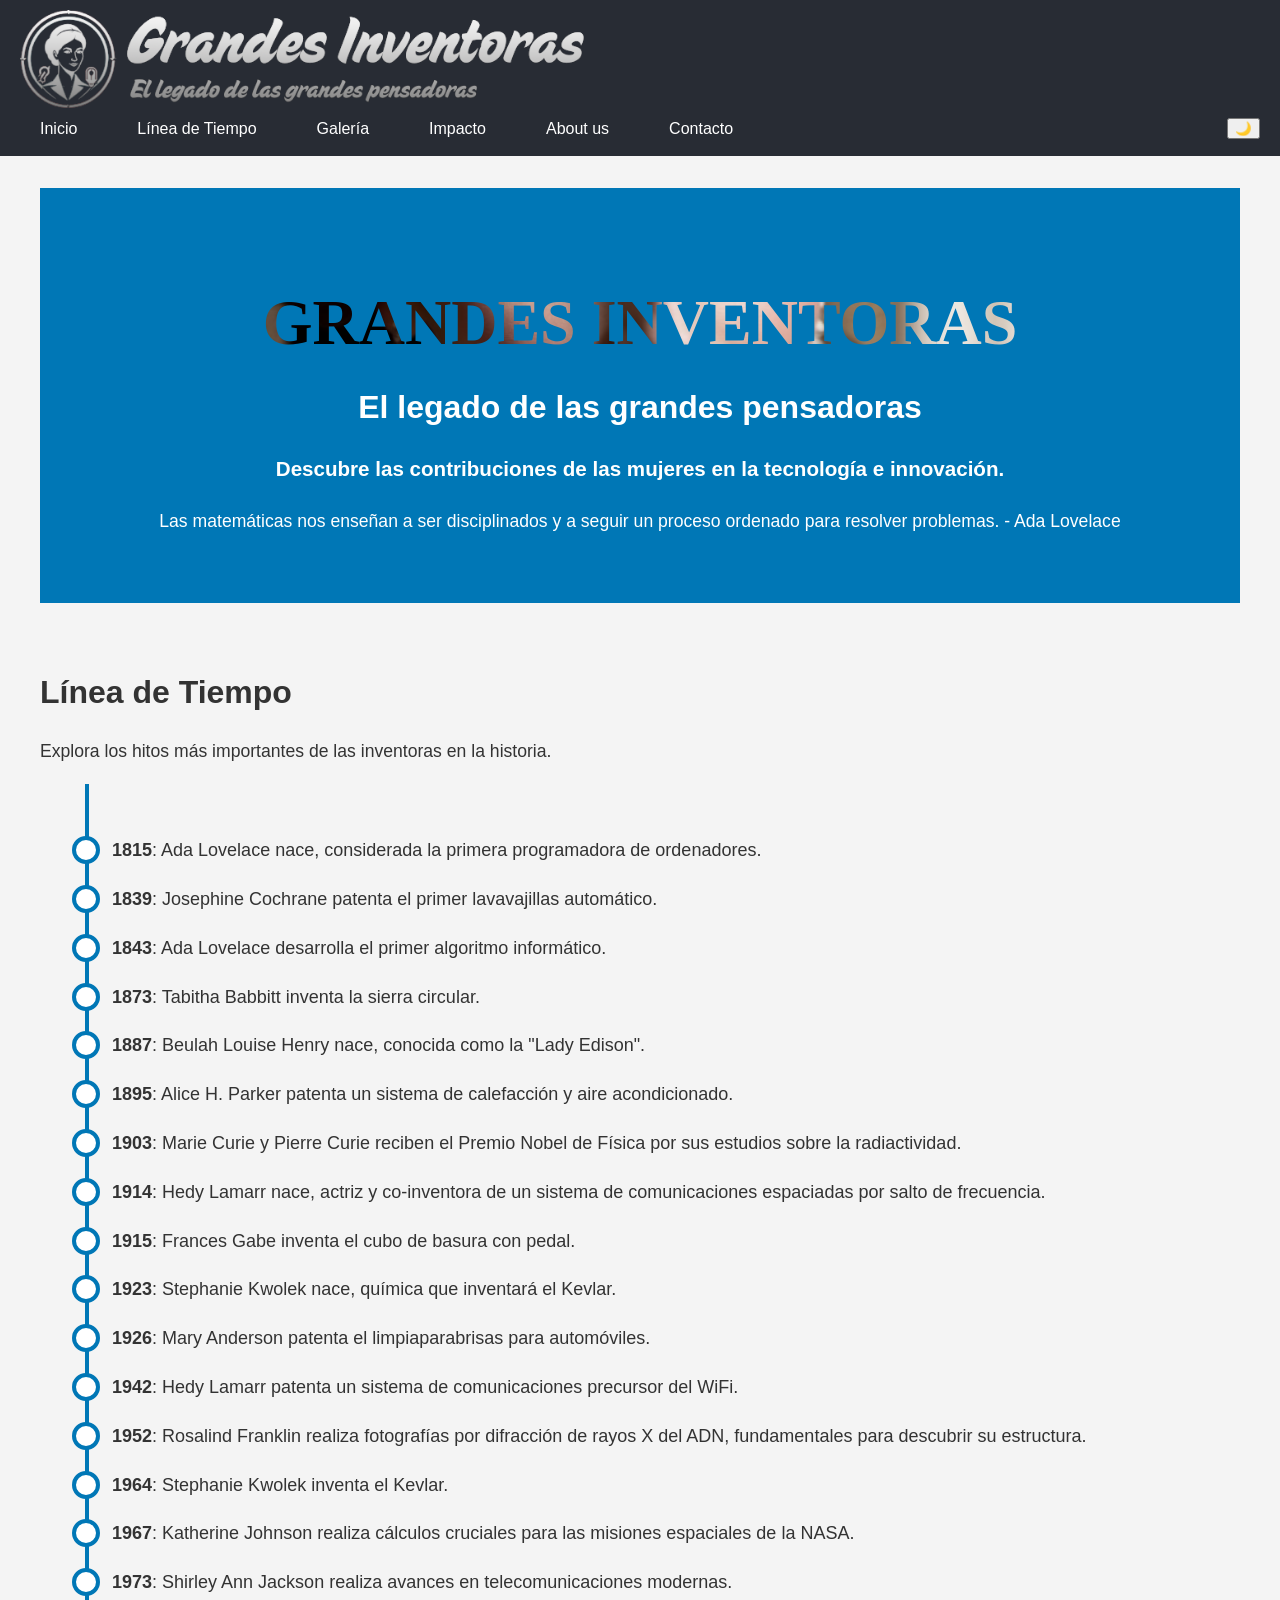
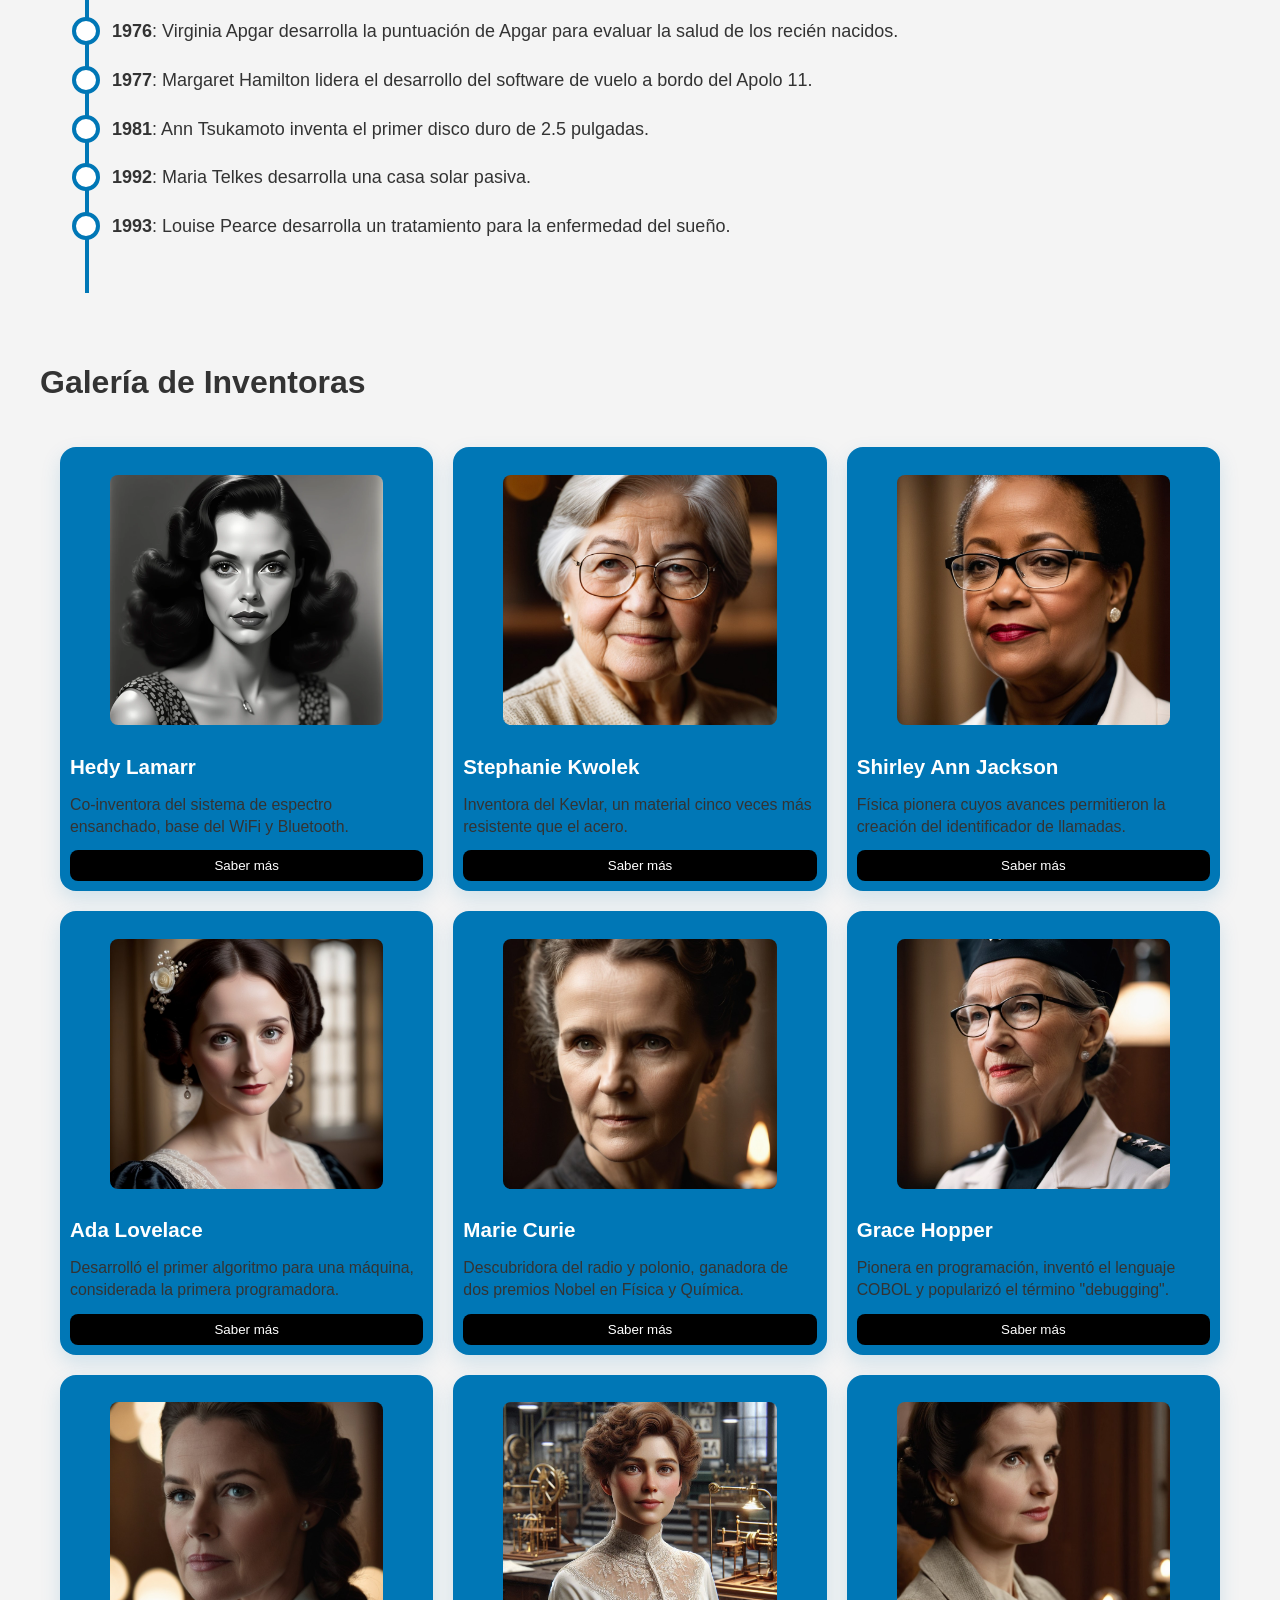
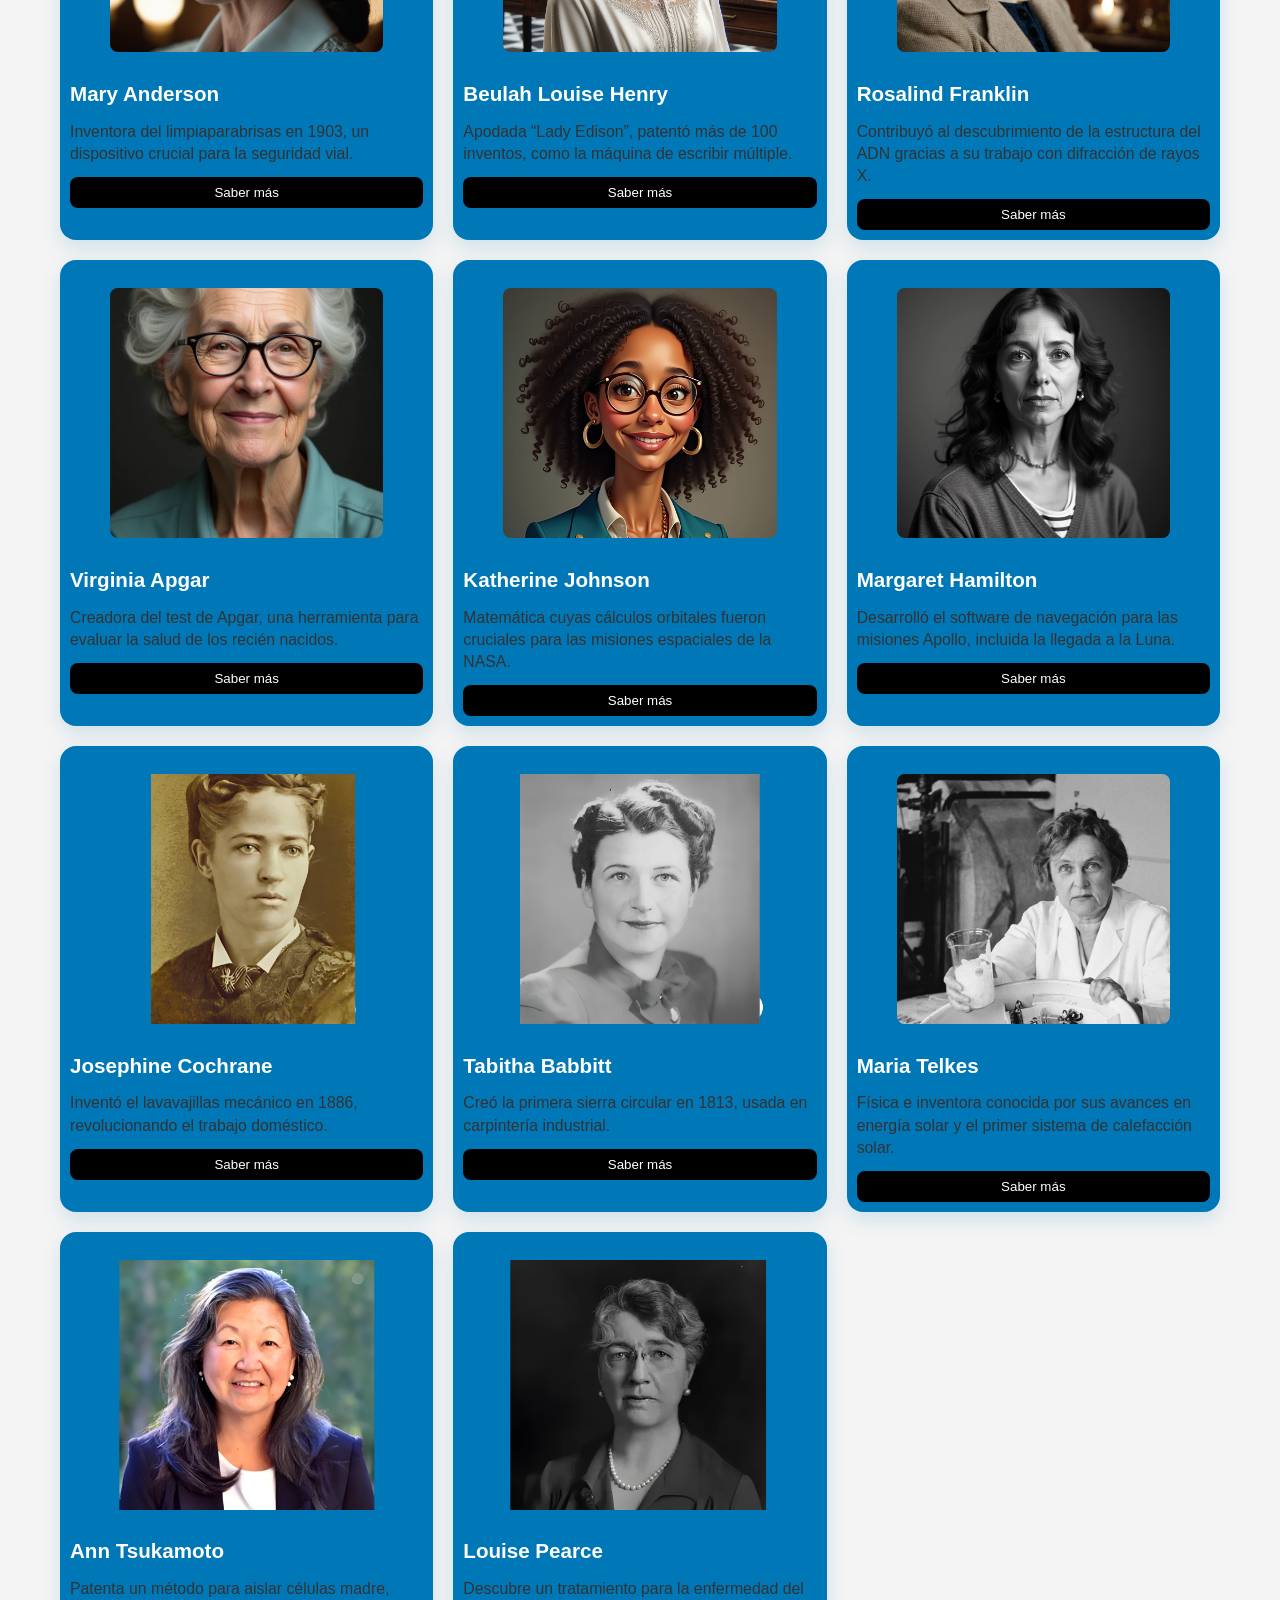
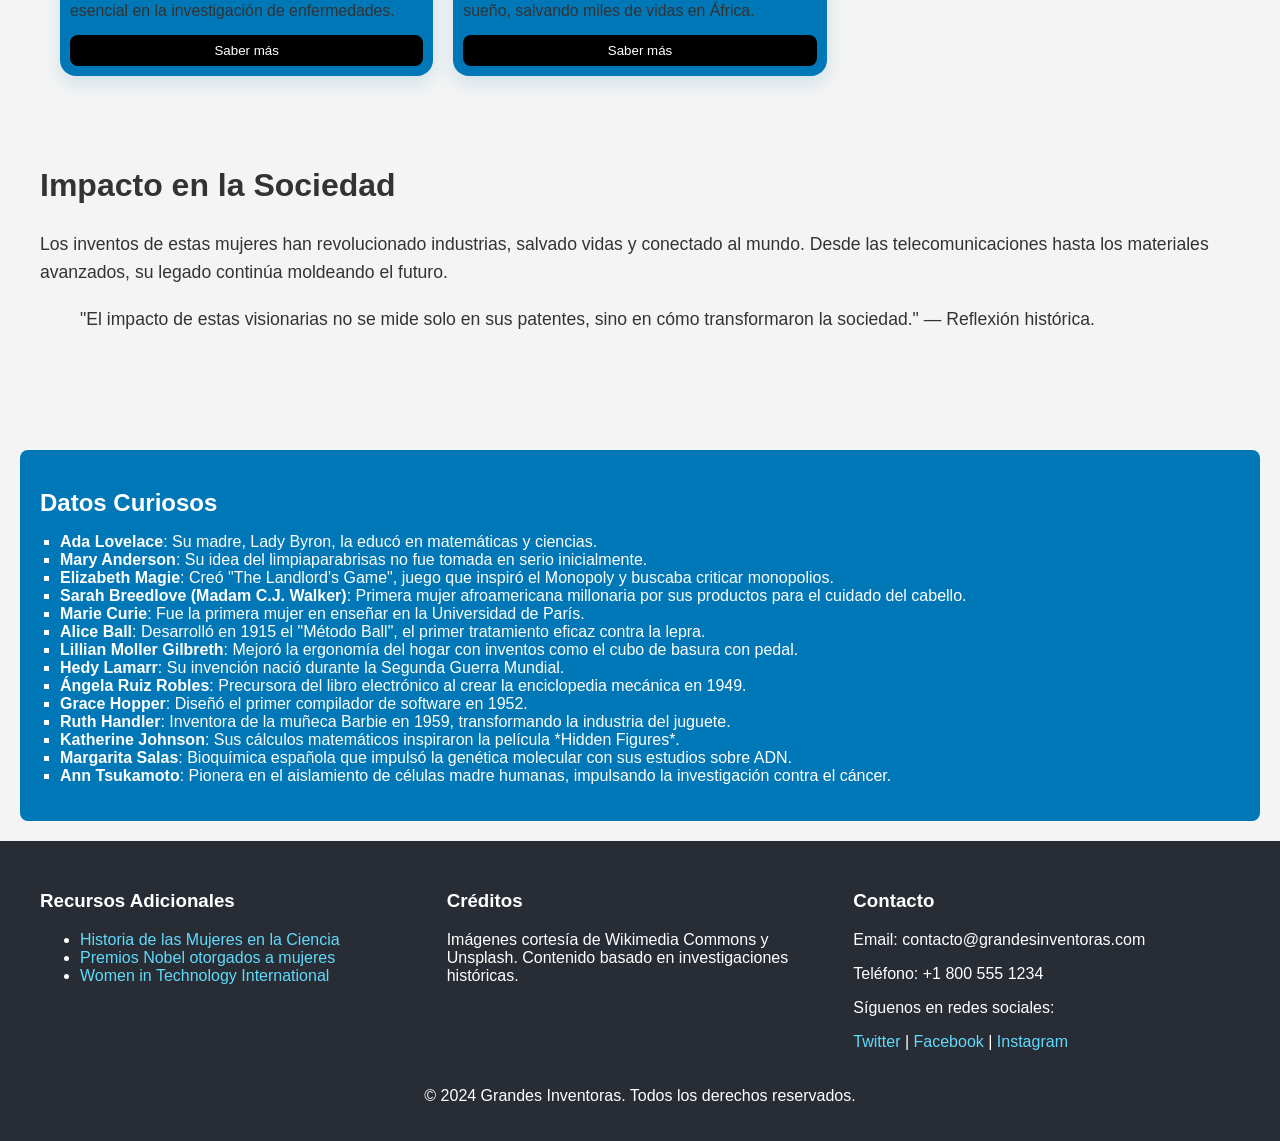
<file: proyectowebv3/index.html>
<!DOCTYPE html>
<html lang="es">
<head>
    <meta charset="UTF-8">
    <meta name="viewport" content="width=device-width, initial-scale=1.0">
    <title>Grandes Inventoras</title>
    <link rel="stylesheet" href="styles.css">

    <link rel="shortcut icon" href="favicon.svg" type="image/svg+xml">
</head>
<body>
    
    <header>
        <figure><img src="logo.png" alt="logo"></figure>
        <nav>
            
            <button id="menu-toggle" class="hamburger">☰</button>
            <ul id="menu" class="menu">
                <li><a href="#hero">Inicio</a></li>
                <li><a href="#timeline">Línea de Tiempo</a></li>
                <li><a href="#gallery">Galería</a></li>
                <li><a href="#impact">Impacto</a></li>
                <li><a href="#aboutus">About us</a></li>
                <li><a href="#contact">Contacto</a></li>
            </ul>
            <button id="dark-mode-toggle">🌙</button>
            
        </nav>
    </header>

    <main>
        <!-- Sección Hero -->
        <section id="hero">
            <h1>Grandes Inventoras</h1>
            <h2>El legado de las grandes pensadoras</h2>
            <h3>Descubre las contribuciones de las mujeres en la tecnología e innovación.</h3>
            <blockquote>Las matemáticas nos enseñan a ser disciplinados y a seguir un proceso ordenado para resolver problemas.
                <span>- Ada Lovelace</span>
            </blockquote>
        </section>
    
        <!-- Sección Línea de Tiempo -->
        <section>
            <a name="timeline"></a>
            <h2>Línea de Tiempo</h2>
            <p>Explora los hitos más importantes de las inventoras en la historia.</p>
            <div class="timeline">
                <ul>
                  <li><strong>1815</strong>: Ada Lovelace nace, considerada la primera programadora de ordenadores.</li>
                  <li><strong>1839</strong>: Josephine Cochrane patenta el primer lavavajillas automático.</li>
                  <li><strong>1843</strong>: Ada Lovelace desarrolla el primer algoritmo informático.</li>
                  <li><strong>1873</strong>: Tabitha Babbitt inventa la sierra circular.</li>
                  <li><strong>1887</strong>: Beulah Louise Henry nace, conocida como la "Lady Edison".</li>
                  <li><strong>1895</strong>: Alice H. Parker patenta un sistema de calefacción y aire acondicionado.</li>
                  <li><strong>1903</strong>: Marie Curie y Pierre Curie reciben el Premio Nobel de Física por sus estudios sobre la radiactividad.</li>
                  <li><strong>1914</strong>: Hedy Lamarr nace, actriz y co-inventora de un sistema de comunicaciones espaciadas por salto de frecuencia.</li>
                  <li><strong>1915</strong>: Frances Gabe inventa el cubo de basura con pedal.</li>
                  <li><strong>1923</strong>: Stephanie Kwolek nace, química que inventará el Kevlar.</li>
                  <li><strong>1926</strong>: Mary Anderson patenta el limpiaparabrisas para automóviles.</li>
                  <li><strong>1942</strong>: Hedy Lamarr patenta un sistema de comunicaciones precursor del WiFi.</li>
                  <li><strong>1952</strong>: Rosalind Franklin realiza fotografías por difracción de rayos X del ADN, fundamentales para descubrir su estructura.</li>
                  <li><strong>1964</strong>: Stephanie Kwolek inventa el Kevlar.</li>
                  <li><strong>1967</strong>: Katherine Johnson realiza cálculos cruciales para las misiones espaciales de la NASA.</li>
                  <li><strong>1973</strong>: Shirley Ann Jackson realiza avances en telecomunicaciones modernas.</li>
                  <li><strong>1976</strong>: Virginia Apgar desarrolla la puntuación de Apgar para evaluar la salud de los recién nacidos.</li>
                  <li><strong>1977</strong>: Margaret Hamilton lidera el desarrollo del software de vuelo a bordo del Apolo 11.</li>
                  <li><strong>1981</strong>: Ann Tsukamoto inventa el primer disco duro de 2.5 pulgadas.</li>
                  <li><strong>1992</strong>: Maria Telkes desarrolla una casa solar pasiva.</li>
                  <li><strong>1993</strong>: Louise Pearce desarrolla un tratamiento para la enfermedad del sueño.</li>
                </ul>
              </div>
        </section>

    
        <!-- Sección Galería de Inventoras -->
        <section id="gallery">
            <a name="gallery"></a>
            <h2>Galería de Inventoras</h2>
            <div class="grid">
                <article class="gallery-item">
                    <figure><img src="images/hedy-lamarr.png" alt="Hedy Lamarr"></figure>
                    <h3>Hedy Lamarr</h3>
                    <p>Co-inventora del sistema de espectro ensanchado, base del WiFi y Bluetooth.</p>
                    <button class="btn-more">Saber más</button>
                </article>
                <article class="gallery-item">
                    <figure><img src="images/stephanie_kwolek.jpg" alt="Stephanie Kwolek"></figure>
                    <h3>Stephanie Kwolek</h3>
                    <p>Inventora del Kevlar, un material cinco veces más resistente que el acero.</p>
                    <button class="btn-more">Saber más</button>
                </article>
                <article class="gallery-item">
                    <figure><img src="images/shirley_jackson.jpg" alt="Shirley Ann Jackson"></figure>
                    <h3>Shirley Ann Jackson</h3>
                    <p>Física pionera cuyos avances permitieron la creación del identificador de llamadas.</p>
                    <button class="btn-more">Saber más</button>
                </article>
                <article class="gallery-item">
                    <figure><img src="images/ada-lovelace.png" alt="Ada Lovelace"></figure>
                    <h3>Ada Lovelace</h3>
                    <p>Desarrolló el primer algoritmo para una máquina, considerada la primera programadora.</p>
                    <button class="btn-more">Saber más</button>
                </article>
                <article class="gallery-item">
                    <figure><img src="images/marie-curie.png" alt="Marie Curie"></figure>
                    <h3>Marie Curie</h3>
                    <p>Descubridora del radio y polonio, ganadora de dos premios Nobel en Física y Química.</p>
                    <button class="btn-more">Saber más</button>
                </article>
                <article class="gallery-item">
                    <figure><img src="images/grace_hopper.jpg" alt="Grace Hopper"></figure>
                    <h3>Grace Hopper</h3>
                    <p>Pionera en programación, inventó el lenguaje COBOL y popularizó el término "debugging".</p>
                    <button class="btn-more">Saber más</button>
                </article>
                <article class="gallery-item">
                    <figure><img src="images/mary_anderson.png" alt="Mary Anderson"></figure>
                    <h3>Mary Anderson</h3>
                    <p>Inventora del limpiaparabrisas en 1903, un dispositivo crucial para la seguridad vial.</p>
                    <button class="btn-more">Saber más</button>
                </article>
                <article class="gallery-item">
                    <figure><img src="images/beulah_henry2.jpeg" alt="Beulah Louise Henry"></figure>
                    <h3>Beulah Louise Henry</h3>
                    <p>Apodada “Lady Edison”, patentó más de 100 inventos, como la máquina de escribir múltiple.</p>
                    <button class="btn-more">Saber más</button>
                </article>
                <article class="gallery-item">
                    <figure><img src="images/rosalind_franklin.jpg" alt="Rosalind Franklin"></figure>
                    <h3>Rosalind Franklin</h3>
                    <p>Contribuyó al descubrimiento de la estructura del ADN gracias a su trabajo con difracción de rayos X.</p>
                    <button class="btn-more">Saber más</button>
                </article>
                <article class="gallery-item">
                    <figure><img src="images/virginia_apgar.png" alt="Virginia Apgar"></figure>
                    <h3>Virginia Apgar</h3>
                    <p>Creadora del test de Apgar, una herramienta para evaluar la salud de los recién nacidos.</p>
                    <button class="btn-more">Saber más</button>
                </article>
                <article class="gallery-item">
                    <figure><img src="images/katherine_johnson.png" alt="Katherine Johnson"></figure>
                    <h3>Katherine Johnson</h3>
                    <p>Matemática cuyas cálculos orbitales fueron cruciales para las misiones espaciales de la NASA.</p>
                    <button class="btn-more">Saber más</button>
                </article>
                <article class="gallery-item"> 
                    <figure><img src="images/margaret_hamilton.png" alt="Margaret Hamilton"></figure>
                    <h3>Margaret Hamilton</h3>
                    <p>Desarrolló el software de navegación para las misiones Apollo, incluida la llegada a la Luna.</p>
                    <button class="btn-more">Saber más</button>
                </article>
                <article class="gallery-item">
                    <figure><img src="images/josephine_cochrane.png" alt="Josephine Cochrane"></figure>
                    <h3>Josephine Cochrane</h3>
                    <p>Inventó el lavavajillas mecánico en 1886, revolucionando el trabajo doméstico.</p>
                    <button class="btn-more">Saber más</button>
                </article>
                <article class="gallery-item">
                    <figure><img src="images/tabitha-babbit.png" alt="Tabitha Babbitt"></figure>
                    <h3>Tabitha Babbitt</h3>
                    <p>Creó la primera sierra circular en 1813, usada en carpintería industrial.</p>
                    <button class="btn-more">Saber más</button>
                </article>
                <article class="gallery-item">
                    <figure><img src="images/maria-telkes.jpg" alt="Maria Telkes"></figure>
                    <h3>Maria Telkes</h3>
                    <p>Física e inventora conocida por sus avances en energía solar y el primer sistema de calefacción solar.</p>
                    <button class="btn-more">Saber más</button>
                </article>
                <article class="gallery-item">
                    <figure><img src="images/ann_tsukamoto.png" alt="Ann Tsukamoto"></figure>
                    <h3>Ann Tsukamoto</h3>
                    <p>Patenta un método para aislar células madre, esencial en la investigación de enfermedades.</p>
                    <button class="btn-more">Saber más</button>
                </article>
                <article class="gallery-item">
                    <figure><img src="images/louise_pearce.png" alt="Louise Pearce"></figure>
                    <h3>Louise Pearce</h3>
                    <p>Descubre un tratamiento para la enfermedad del sueño, salvando miles de vidas en África.</p>
                    <button class="btn-more">Saber más</button>
                </article>
            </div>
        </section>
        

        <!-- Sección Impacto en la Sociedad -->
        <section id="impact">
            <a name="impact"></a>
            <h2>Impacto en la Sociedad</h2>
            <p>Los inventos de estas mujeres han revolucionado industrias, salvado vidas y conectado al mundo. 
               Desde las telecomunicaciones hasta los materiales avanzados, su legado continúa moldeando el futuro.</p>
            <blockquote>
                "El impacto de estas visionarias no se mide solo en sus patentes, sino en cómo transformaron la sociedad." 
                — Reflexión histórica.
            </blockquote>
        </section>
    </main>
    
    <!-- Barra lateral con datos curiosos -->
    <aside>
        <h2>Datos Curiosos</h2>
        <ul>
            <li><strong>Ada Lovelace</strong>: Su madre, Lady Byron, la educó en matemáticas y ciencias.</li>
            <li><strong>Mary Anderson</strong>: Su idea del limpiaparabrisas no fue tomada en serio inicialmente.</li>
            <li><strong>Elizabeth Magie</strong>: Creó "The Landlord's Game", juego que inspiró el Monopoly y buscaba criticar monopolios.</li>
            <li><strong>Sarah Breedlove (Madam C.J. Walker)</strong>: Primera mujer afroamericana millonaria por sus productos para el cuidado del cabello.</li>
            <li><strong>Marie Curie</strong>: Fue la primera mujer en enseñar en la Universidad de París.</li>
            <li><strong>Alice Ball</strong>: Desarrolló en 1915 el "Método Ball", el primer tratamiento eficaz contra la lepra.</li>
            <li><strong>Lillian Moller Gilbreth</strong>: Mejoró la ergonomía del hogar con inventos como el cubo de basura con pedal.</li>
            <li><strong>Hedy Lamarr</strong>: Su invención nació durante la Segunda Guerra Mundial.</li>
            <li><strong>Ángela Ruiz Robles</strong>: Precursora del libro electrónico al crear la enciclopedia mecánica en 1949.</li>
            <li><strong>Grace Hopper</strong>: Diseñó el primer compilador de software en 1952.</li>
            <li><strong>Ruth Handler</strong>: Inventora de la muñeca Barbie en 1959, transformando la industria del juguete.</li>
            <li><strong>Katherine Johnson</strong>: Sus cálculos matemáticos inspiraron la película *Hidden Figures*.</li>
            <li><strong>Margarita Salas</strong>: Bioquímica española que impulsó la genética molecular con sus estudios sobre ADN.</li>
            <li><strong>Ann Tsukamoto</strong>: Pionera en el aislamiento de células madre humanas, impulsando la investigación contra el cáncer.</li>
        </ul>
    </aside>
    
    
    <!-- Footer -->
    <footer>
        <div class="footer-content">
            <div>
                <h3>Recursos Adicionales</h3>
                <ul>
                    <li><a href="https://www.historyofwomen.org">Historia de las Mujeres en la Ciencia</a></li>
                    <li><a href="https://www.nobelprize.org/women">Premios Nobel otorgados a mujeres</a></li>
                    <li><a href="https://www.womenintech.org">Women in Technology International</a></li>
                </ul>
            </div>
            <div>
                <h3>Créditos</h3>
                <p>Imágenes cortesía de Wikimedia Commons y Unsplash. Contenido basado en investigaciones históricas.</p>
            </div>
            <div>
                <h3>Contacto</h3>
                <p>Email: contacto@grandesinventoras.com</p>
                <p>Teléfono: +1 800 555 1234</p>
                <p>Síguenos en redes sociales:</p>
                <div class="social-links">
                    <a href="#">Twitter</a> | <a href="#">Facebook</a> | <a href="#">Instagram</a>
                </div>
            </div>
        </div>
        <p class="copyright">© 2024 Grandes Inventoras. Todos los derechos reservados.</p>
    </footer>
    <div class="scroll-top" id="scroll-top">Top</div>
    <script src="main.js"></script>
</body>
</html>
</file>
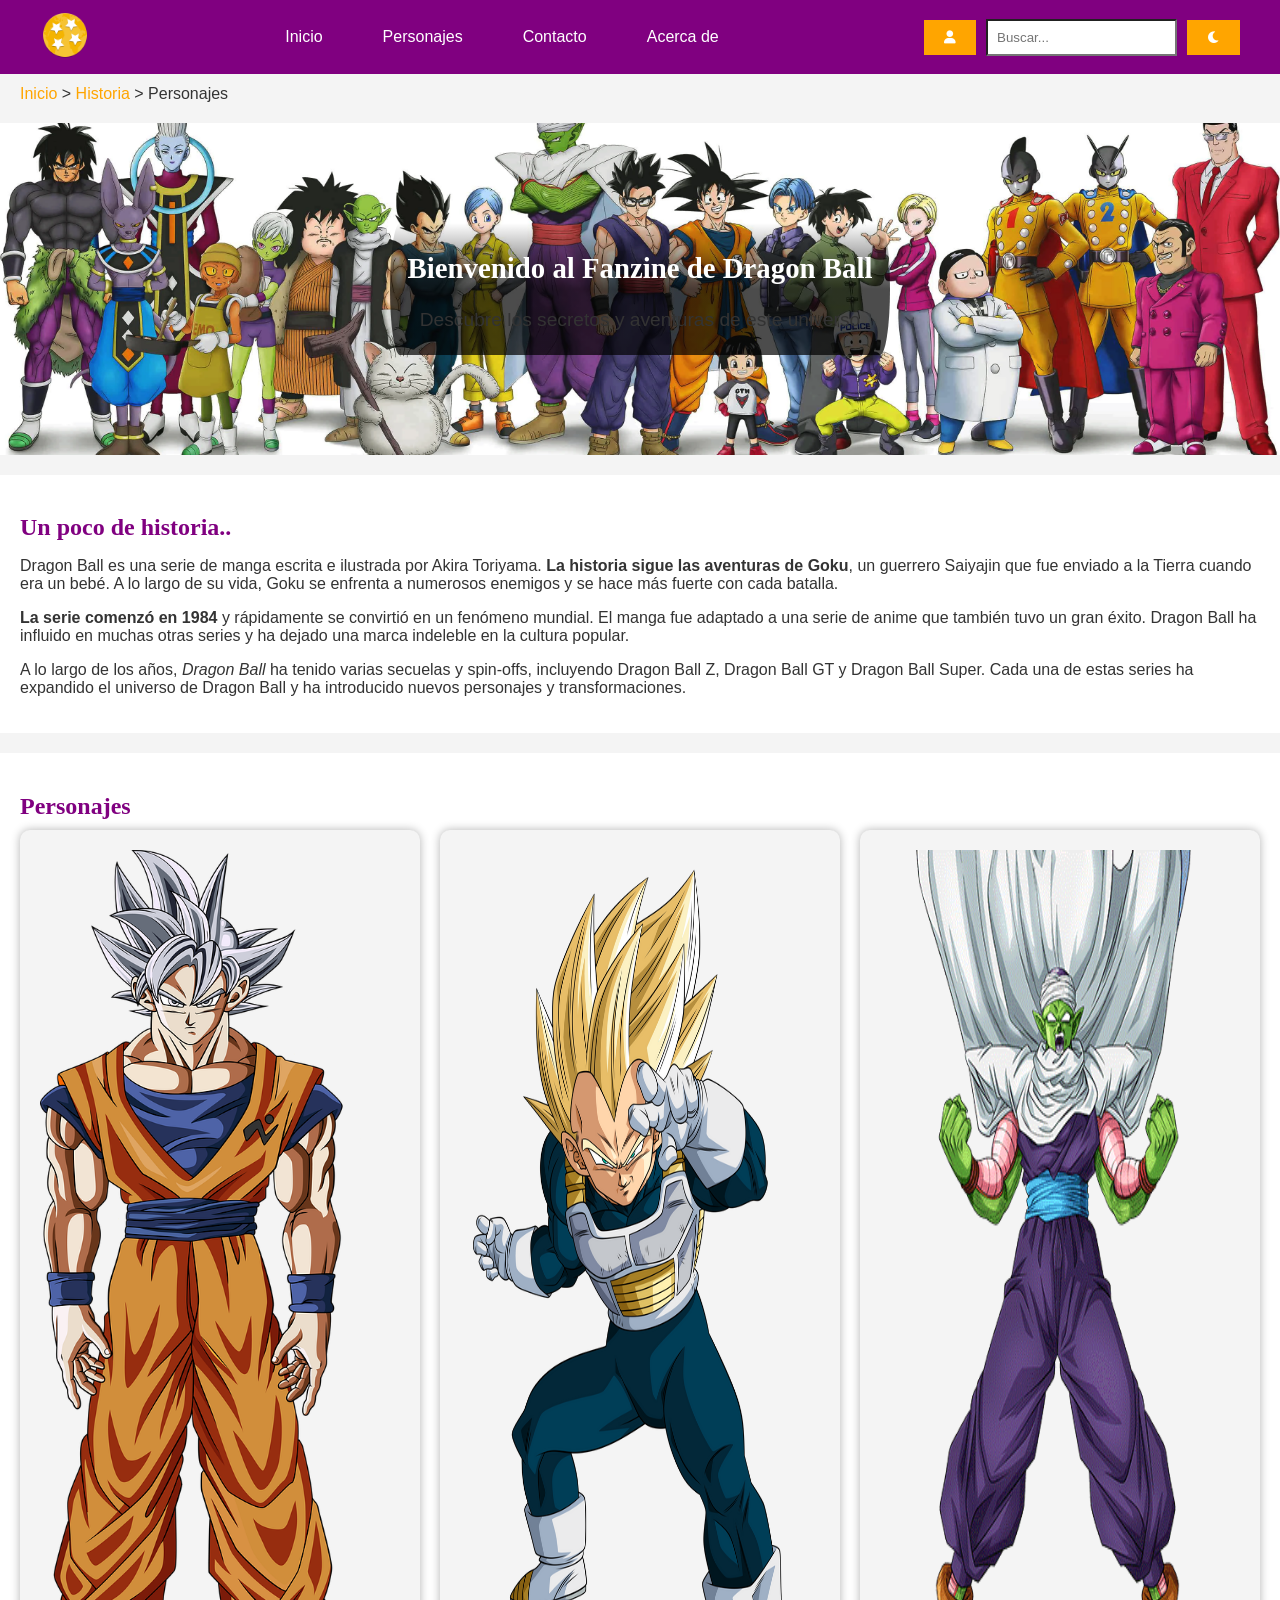
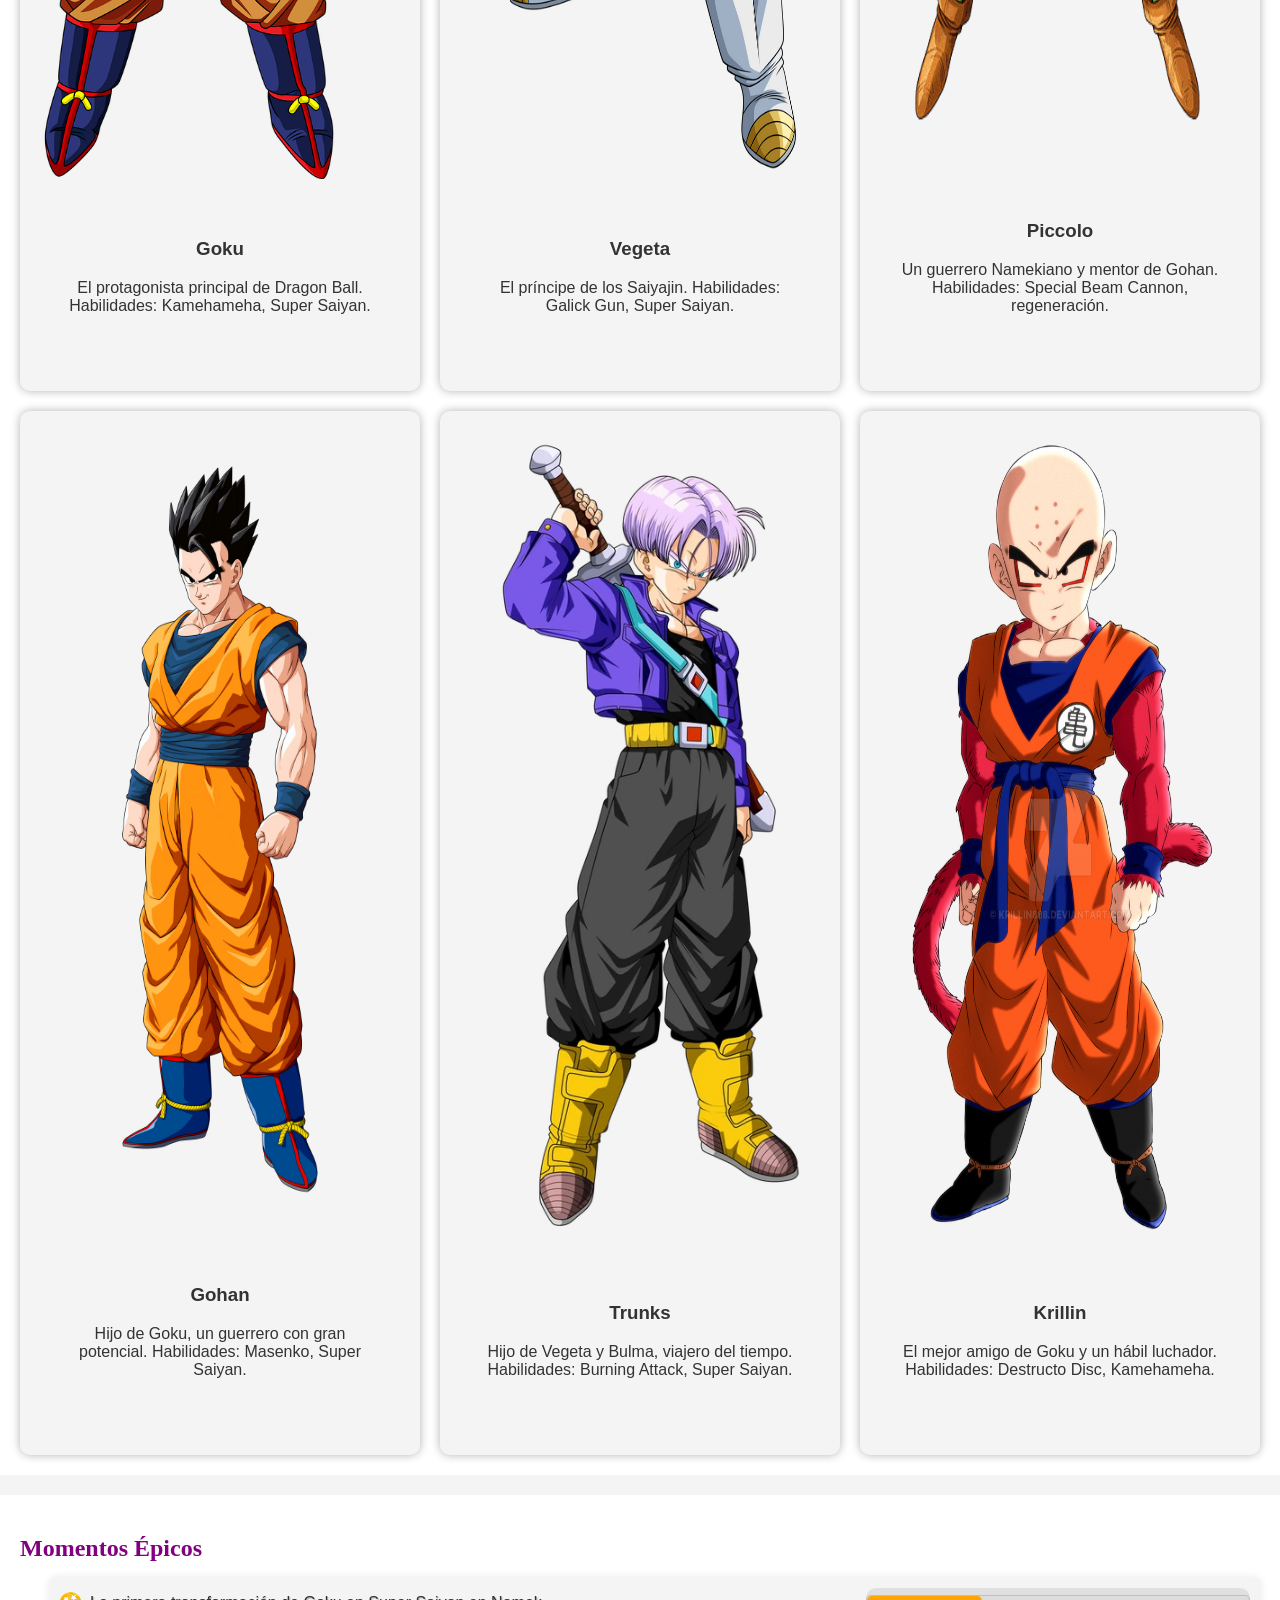
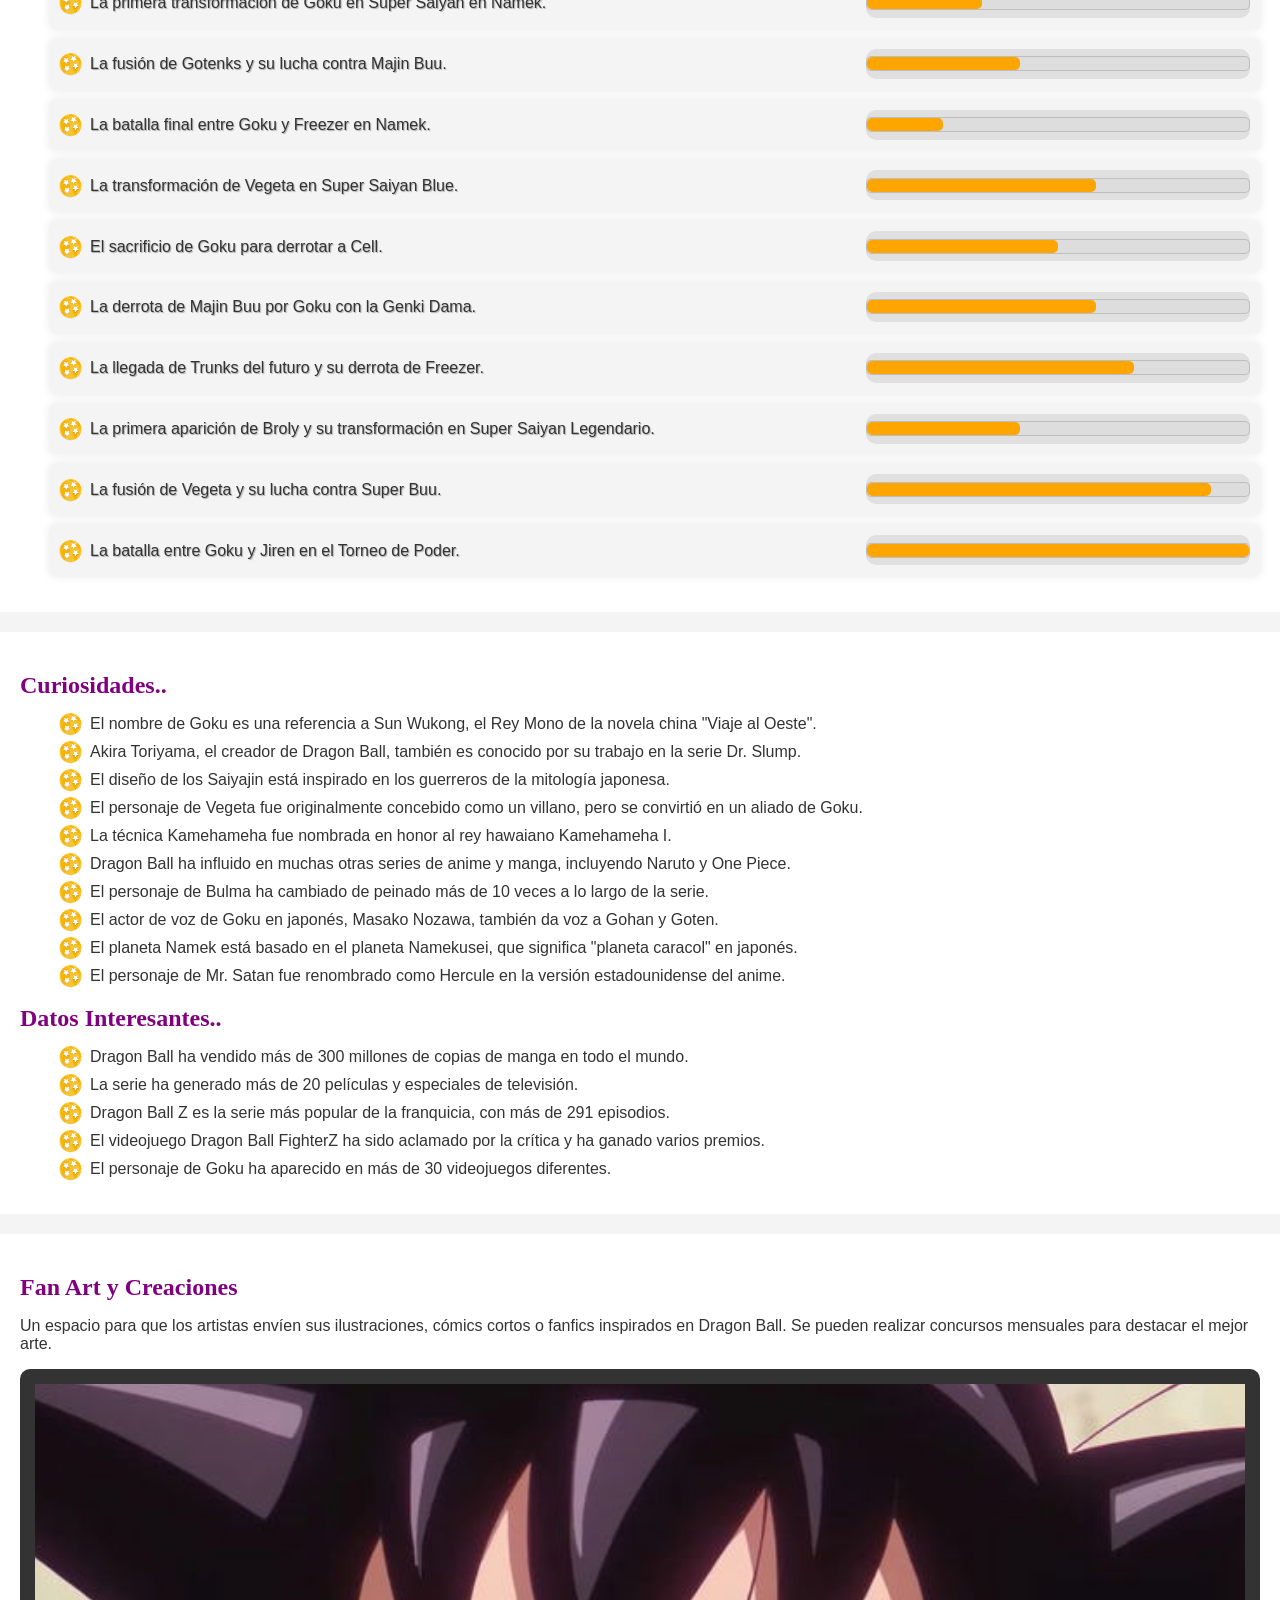
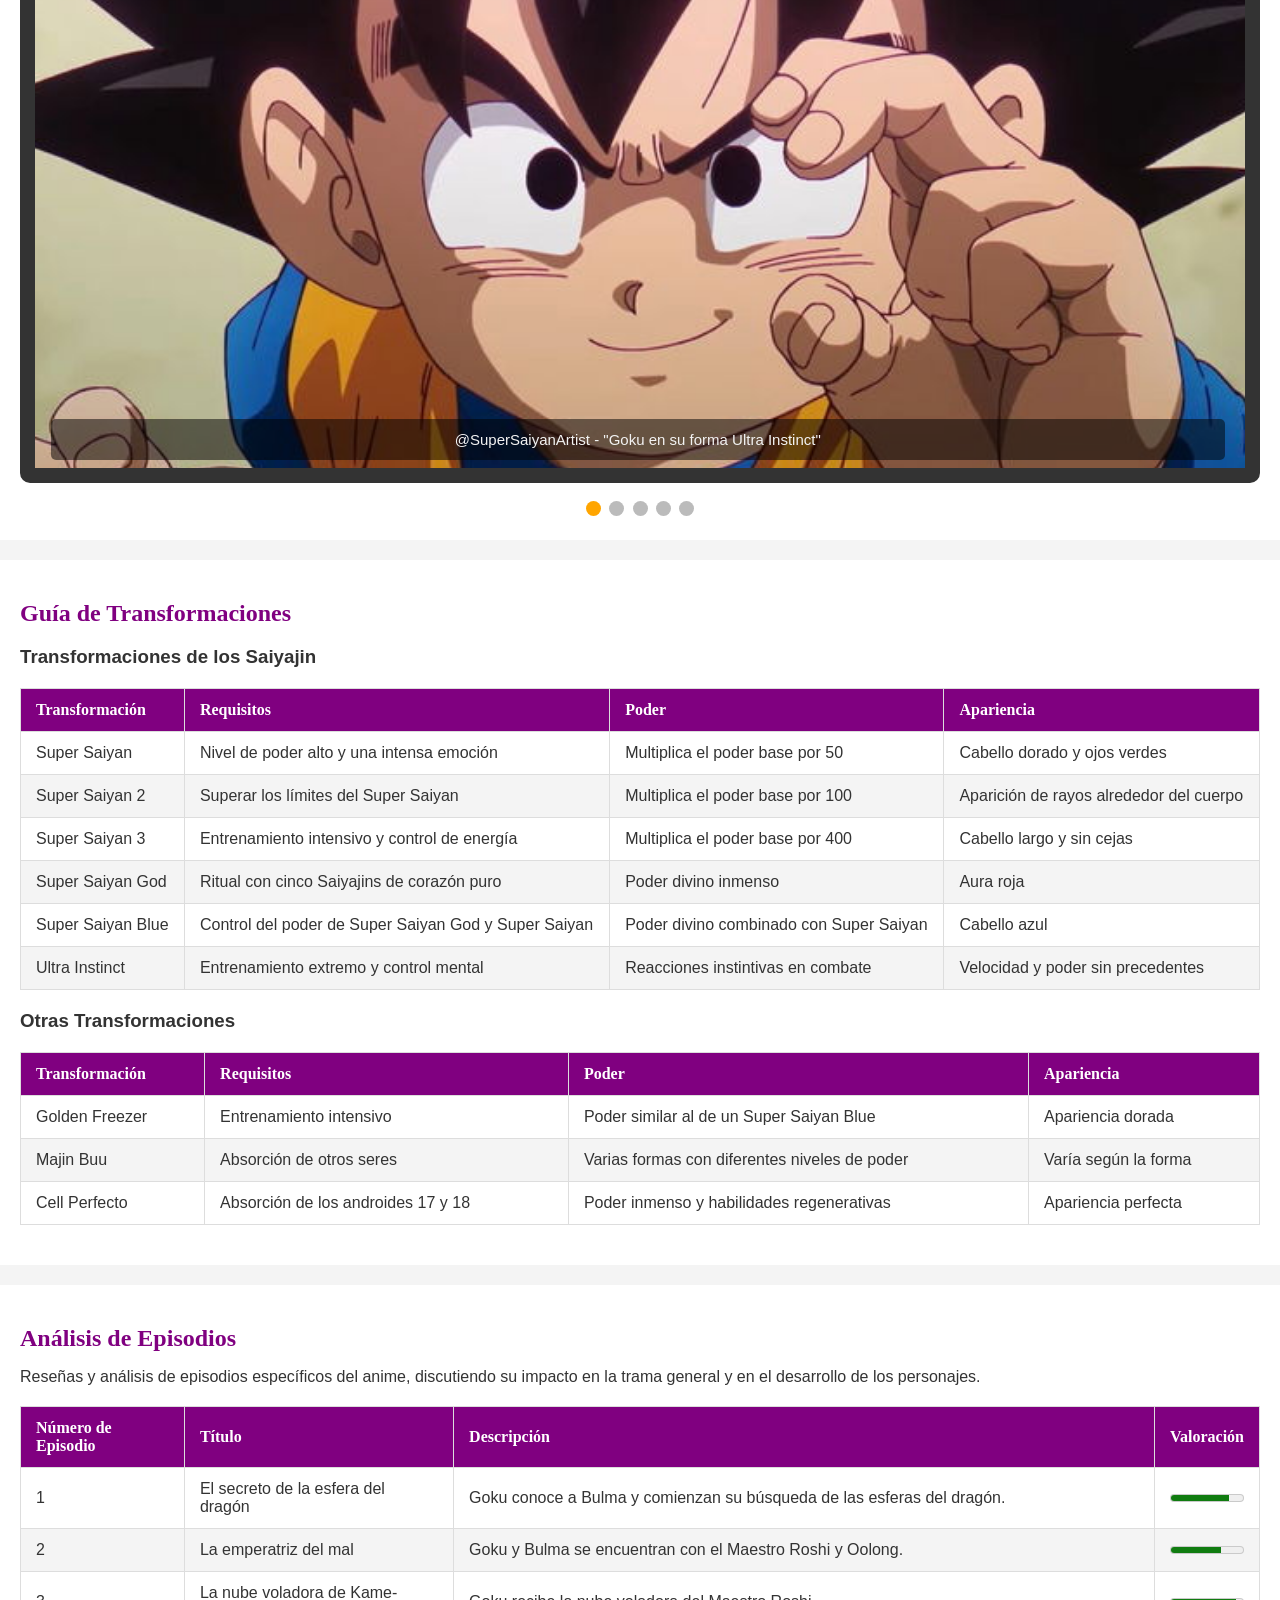
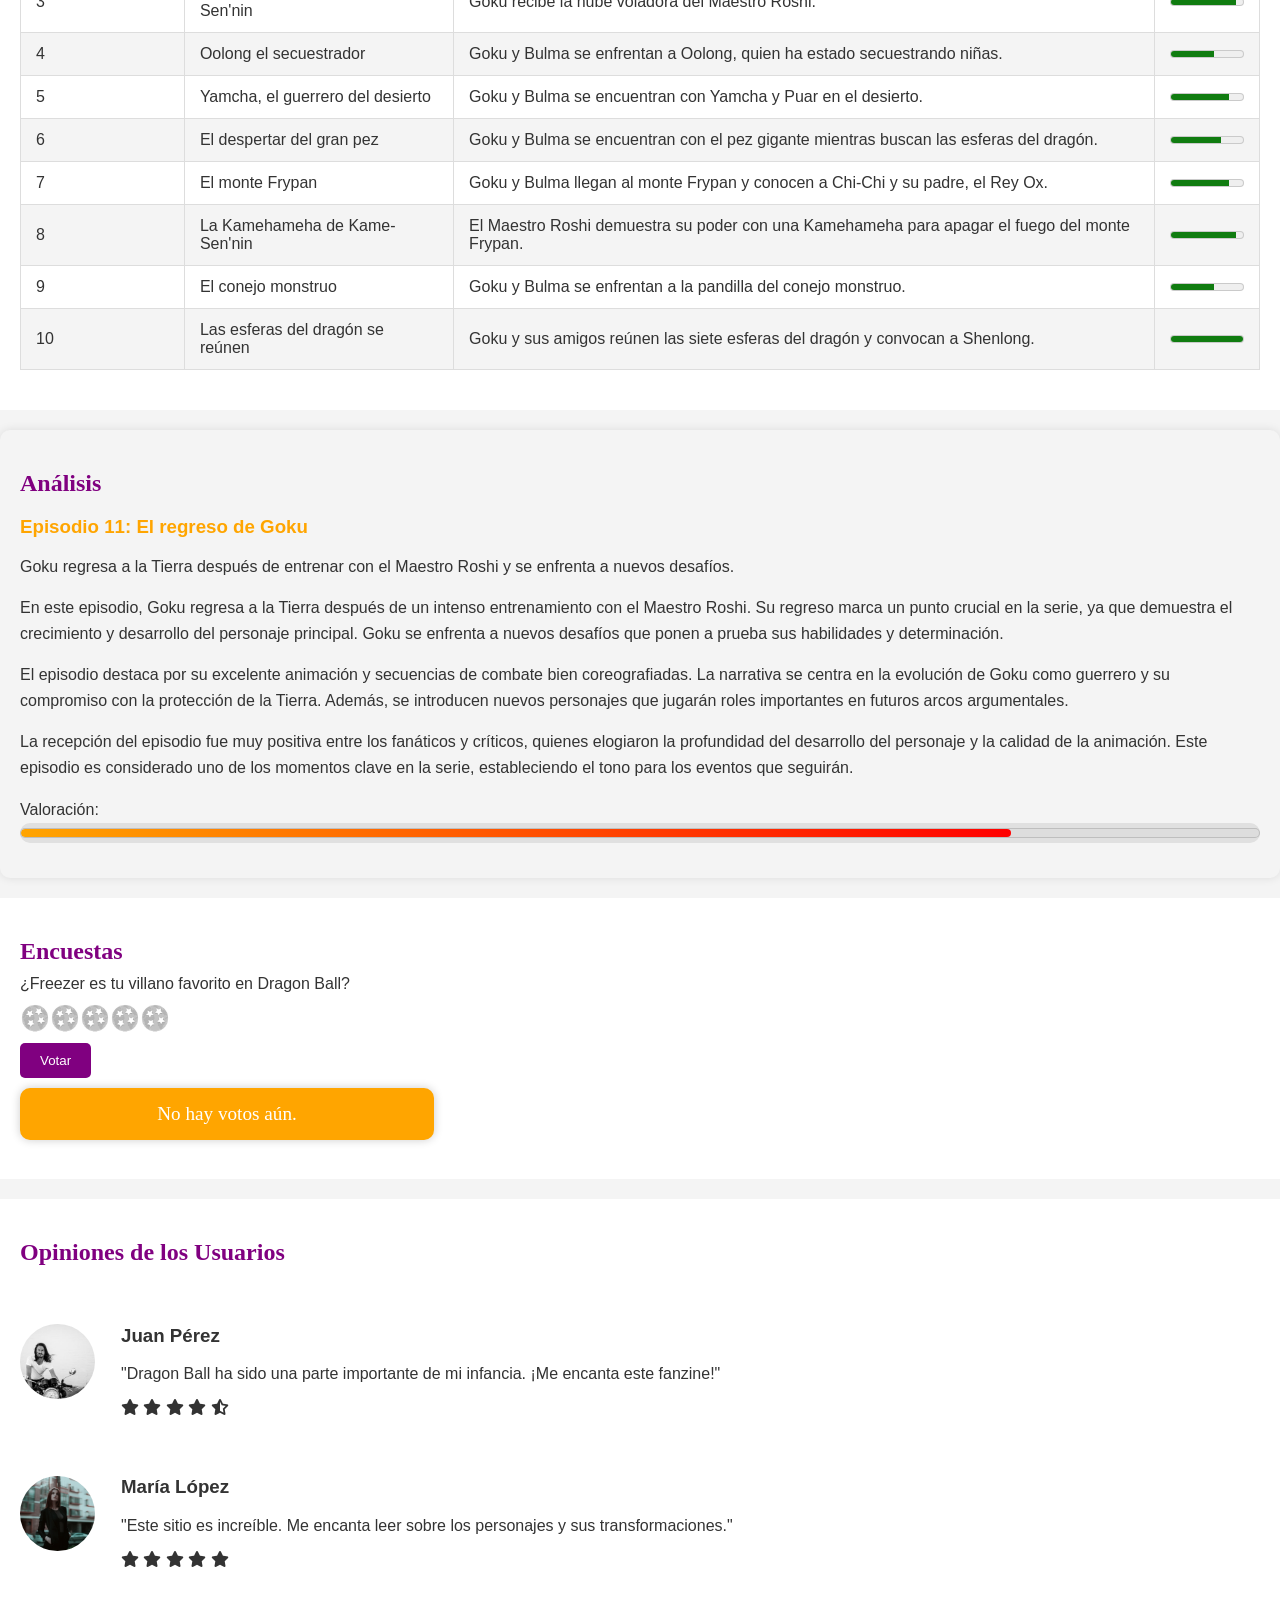
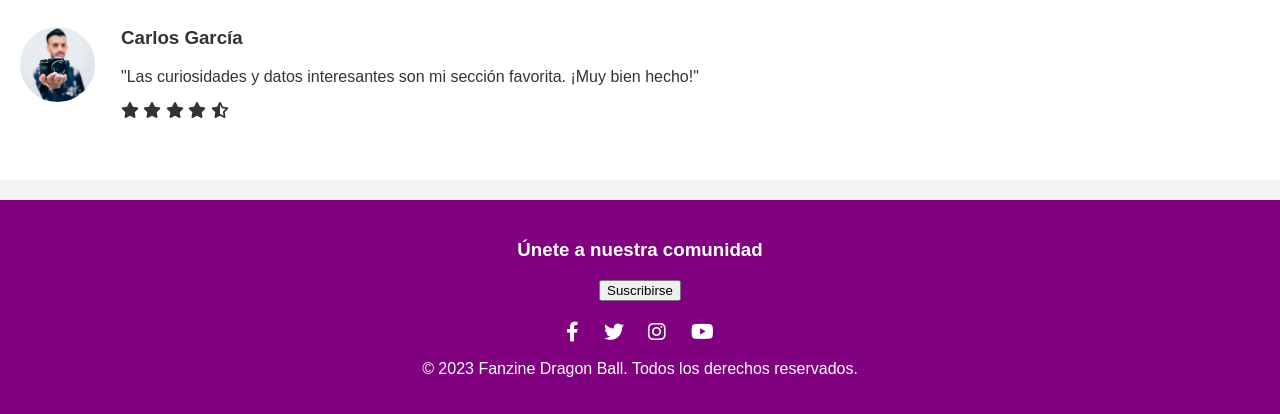
<file: proyectowebv4/index.html>
<!DOCTYPE html>
<html lang="es">

<head>
    <meta charset="UTF-8">
    <meta name="viewport" content="width=device-width, initial-scale=1.0">
    <title>Fanzine Dragon Ball</title>
    <link rel="stylesheet" href="css/styles.css">
    <link rel="shortcut icon" href="favicon.ico" type="image/x-icon">
    <link rel="stylesheet" href="https://cdnjs.cloudflare.com/ajax/libs/font-awesome/6.0.0-beta3/css/all.min.css">
</head>

<body>
    <header>
        <nav class="navbar">
            <div class="logo">
                <img src="images/logo.png" alt="Logotipo" />
            </div>
            <div class="menu-toggle" id="mobile-menu">
                <i class="fas fa-bars"></i>
            </div>
            <ul class="nav no-search">
                <li><a href="#hero">Inicio</a></li>
                <li><a href="#personajes">Personajes</a></li>
                <li><a href="#contacto">Contacto</a></li>
                <li><a href="#about">Acerca de</a></li>
            </ul>
            <div class="nav-right">
                <button class="login-btn" title="Login / Sign in"><i class="fas fa-user"></i></button>
                <input type="text" placeholder="Buscar..." class="search-bar">
                <button class="dark-mode-toggle" id="dark-mode-toggle">
                    <i class="fas fa-moon"></i>
                </button>
            </div>
        </nav>
    </header>

    <div class="breadcrumbs">
        <a href="#">Inicio</a> &gt; <a href="#">Historia</a> &gt; <span>Personajes</span>
    </div>

    <section id="hero">
        <div class="hero-content">
            <h1>Bienvenido al Fanzine de Dragon Ball</h1>
            <p>Descubre los secretos y aventuras de este universo</p>
        </div>
    </section>

    <section id="historia">
        <h2>Un poco de historia..</h2>
        <p>Dragon Ball es una serie de manga escrita e ilustrada por Akira Toriyama. <strong>La historia sigue las
                aventuras de Goku</strong>, un guerrero Saiyajin que fue enviado a la Tierra cuando era un bebé. A lo
            largo de su vida, Goku se enfrenta a numerosos enemigos y se hace más fuerte con cada batalla.</p>
        <p><strong>La serie comenzó en 1984</strong> y rápidamente se convirtió en un fenómeno mundial. El manga fue
            adaptado a una serie de anime que también tuvo un gran éxito. Dragon Ball ha influido en muchas otras series
            y ha dejado una marca indeleble en la cultura popular.</p>
        <p>A lo largo de los años, <em>Dragon Ball</em> ha tenido varias secuelas y spin-offs, incluyendo Dragon Ball Z,
            Dragon Ball GT y Dragon Ball Super. Cada una de estas series ha expandido el universo de Dragon Ball y ha
            introducido nuevos personajes y transformaciones.</p>
    </section>

    <section id="personajes" class="grid">
        <h2>Personajes</h2>
        <div class="card-container">
            <article class="card">
                <img src="images/goku.png" alt="Goku">
                <div class="card-content">
                    <h3>Goku</h3>
                    <p>El protagonista principal de Dragon Ball. Habilidades: Kamehameha, Super Saiyan.</p>
                </div>
            </article>
            <article class="card">
                <img src="images/vegeta.png" alt="Vegeta">
                <div class="card-content">
                    <h3>Vegeta</h3>
                    <p>El príncipe de los Saiyajin. Habilidades: Galick Gun, Super Saiyan.</p>
                </div>
            </article>
            <article class="card">
                <img src="images/piccolo.png" alt="Piccolo">
                <div class="card-content">
                    <h3>Piccolo</h3>
                    <p>Un guerrero Namekiano y mentor de Gohan. Habilidades: Special Beam Cannon, regeneración.</p>
                </div>
            </article>
            <article class="card">
                <img src="images/gohan.avif" alt="Gohan">
                <div class="card-content">
                    <h3>Gohan</h3>
                    <p>Hijo de Goku, un guerrero con gran potencial. Habilidades: Masenko, Super Saiyan.</p>
                </div>
            </article>
            <article class="card">
                <img src="images/trunks.webp" alt="Trunks">
                <div class="card-content">
                    <h3>Trunks</h3>
                    <p>Hijo de Vegeta y Bulma, viajero del tiempo. Habilidades: Burning Attack, Super Saiyan.</p>
                </div>
            </article>
            <article class="card">
                <img src="images/krillin.png" alt="Krillin">
                <div class="card-content">
                    <h3>Krillin</h3>
                    <p>El mejor amigo de Goku y un hábil luchador. Habilidades: Destructo Disc, Kamehameha.</p>
                </div>
            </article>
        </div>
    </section>

    <section id="momentos-epicos">
        <h2>Momentos Épicos</h2>
        <ul>
            <li><strong><meter min="0" max="10" value="3"></meter></strong> <span>La primera transformación de Goku en
                    Super Saiyan en Namek.</span></li>
            <li><strong><meter min="0" max="10" value="4"></meter></strong> <span>La fusión de Gotenks y su lucha contra
                    Majin Buu.</span></li>
            <li><strong><meter min="0" max="10" value="2"></meter></strong> <span>La batalla final entre Goku y Freezer
                    en Namek.</span></li>
            <li><strong><meter min="0" max="10" value="6"></meter></strong> <span>La transformación de Vegeta en Super
                    Saiyan Blue.</span></li>
            <li><strong><meter min="0" max="10" value="5"></meter></strong> <span>El sacrificio de Goku para derrotar a
                    Cell.</span></li>
            <li><strong><meter min="0" max="10" value="6"></meter></strong> <span>La derrota de Majin Buu por Goku con
                    la Genki Dama.</span></li>
            <li><strong><meter min="0" max="10" value="7"></meter></strong> <span>La llegada de Trunks del futuro y su
                    derrota de Freezer.</span></li>
            <li><strong><meter min="0" max="10" value="4"></meter></strong> <span>La primera aparición de Broly y su
                    transformación en Super Saiyan Legendario.</span></li>
            <li><strong><meter min="0" max="10" value="9"></meter></strong> <span>La fusión de Vegeta y su lucha contra
                    Super Buu.</span></li>
            <li><strong><meter min="0" max="10" value="10"></meter></strong> <span>La batalla entre Goku y Jiren en el
                    Torneo de Poder.</span></li>
        </ul>
    </section>

    <section id="curiosidades">
        <h2>Curiosidades..</h2>
            <ul>
                <li>El nombre de Goku es una referencia a Sun Wukong, el Rey Mono de la novela china "Viaje al Oeste".</li>
                <li>Akira Toriyama, el creador de Dragon Ball, también es conocido por su trabajo en la serie Dr. Slump.</li>
                <li>El diseño de los Saiyajin está inspirado en los guerreros de la mitología japonesa.</li>
                <li>El personaje de Vegeta fue originalmente concebido como un villano, pero se convirtió en un aliado de Goku.</li>
                <li>La técnica Kamehameha fue nombrada en honor al rey hawaiano Kamehameha I.</li>
                <li>Dragon Ball ha influido en muchas otras series de anime y manga, incluyendo Naruto y One Piece.</li>
                <li>El personaje de Bulma ha cambiado de peinado más de 10 veces a lo largo de la serie.</li>
                <li>El actor de voz de Goku en japonés, Masako Nozawa, también da voz a Gohan y Goten.</li>
                <li>El planeta Namek está basado en el planeta Namekusei, que significa "planeta caracol" en japonés.</li>
                <li>El personaje de Mr. Satan fue renombrado como Hercule en la versión estadounidense del anime.</li>
            </ul>
            <h2>Datos Interesantes..</h2>
            <ul>
                <li>Dragon Ball ha vendido más de 300 millones de copias de manga en todo el mundo.</li>
                <li>La serie ha generado más de 20 películas y especiales de televisión.</li>
                <li>Dragon Ball Z es la serie más popular de la franquicia, con más de 291 episodios.</li>
                <li>El videojuego Dragon Ball FighterZ ha sido aclamado por la crítica y ha ganado varios premios.</li>
                <li>El personaje de Goku ha aparecido en más de 30 videojuegos diferentes.</li>
            </ul>
    </section>

    <section id="fan-art">
        <h2>Fan Art y Creaciones</h2>
        <p>Un espacio para que los artistas envíen sus ilustraciones, cómics cortos o fanfics inspirados en Dragon Ball.
            Se pueden realizar concursos mensuales para destacar el mejor arte.</p>
        <div class="slideshow-container">
            <div class="mySlides fade">
            <img src="images/fanart1.jpg">
            <div class="text">@SuperSaiyanArtist - "Goku en su forma Ultra Instinct"</div>
            </div>
            <div class="mySlides fade">
            <img src="images/fanart2.jpg">
            <div class="text">@PrinceOfAllArt - "Vegeta en Super Saiyan Blue"</div>
            </div>
            <div class="mySlides fade">
            <img src="images/fanart3.webp">
            <div class="text">@FusionMaster - "Fusión de Gotenks"</div>
            </div>
            <div class="mySlides fade">
            <img src="images/fanart4.webp">
            <div class="text">@NamekianWarrior - "Piccolo en Namek"</div>
            </div>
            <div class="mySlides fade">
            <img src="images/fanart5.webp">
            <div class="text">@FutureTrunksFan - "Trunks del futuro"</div>
            </div>
        </div>
        <br>
        <div style="text-align:center">
            <span class="dot"></span>
            <span class="dot"></span>
            <span class="dot"></span>
            <span class="dot"></span>
            <span class="dot"></span>
        </div>
    </section>

    <section id="guia-transformaciones">
        <h2>Guía de Transformaciones</h2>
            <div class="transformation-guide">
            <h3>Transformaciones de los Saiyajin</h3>
            <table>
                <thead>
                    <tr>
                        <th>Transformación</th>
                        <th>Requisitos</th>
                        <th>Poder</th>
                        <th>Apariencia</th>
                    </tr>
                </thead>
                <tbody>
                    <tr>
                        <td>Super Saiyan</td>
                        <td>Nivel de poder alto y una intensa emoción</td>
                        <td>Multiplica el poder base por 50</td>
                        <td>Cabello dorado y ojos verdes</td>
                    </tr>
                    <tr>
                        <td>Super Saiyan 2</td>
                        <td>Superar los límites del Super Saiyan</td>
                        <td>Multiplica el poder base por 100</td>
                        <td>Aparición de rayos alrededor del cuerpo</td>
                    </tr>
                    <tr>
                        <td>Super Saiyan 3</td>
                        <td>Entrenamiento intensivo y control de energía</td>
                        <td>Multiplica el poder base por 400</td>
                        <td>Cabello largo y sin cejas</td>
                    </tr>
                    <tr>
                        <td>Super Saiyan God</td>
                        <td>Ritual con cinco Saiyajins de corazón puro</td>
                        <td>Poder divino inmenso</td>
                        <td>Aura roja</td>
                    </tr>
                    <tr>
                        <td>Super Saiyan Blue</td>
                        <td>Control del poder de Super Saiyan God y Super Saiyan</td>
                        <td>Poder divino combinado con Super Saiyan</td>
                        <td>Cabello azul</td>
                    </tr>
                    <tr>
                        <td>Ultra Instinct</td>
                        <td>Entrenamiento extremo y control mental</td>
                        <td>Reacciones instintivas en combate</td>
                        <td>Velocidad y poder sin precedentes</td>
                    </tr>
                </tbody>
            </table>
            <h3>Otras Transformaciones</h3>
            <table>
                <thead>
                    <tr>
                        <th>Transformación</th>
                        <th>Requisitos</th>
                        <th>Poder</th>
                        <th>Apariencia</th>
                    </tr>
                </thead>
                <tbody>
                    <tr>
                        <td>Golden Freezer</td>
                        <td>Entrenamiento intensivo</td>
                        <td>Poder similar al de un Super Saiyan Blue</td>
                        <td>Apariencia dorada</td>
                    </tr>
                    <tr>
                        <td>Majin Buu</td>
                        <td>Absorción de otros seres</td>
                        <td>Varias formas con diferentes niveles de poder</td>
                        <td>Varía según la forma</td>
                    </tr>
                    <tr>
                        <td>Cell Perfecto</td>
                        <td>Absorción de los androides 17 y 18</td>
                        <td>Poder inmenso y habilidades regenerativas</td>
                        <td>Apariencia perfecta</td>
                    </tr>
                </tbody>
            </table>
            </div>
        </section>

    <section id="analisis-episodios">
        <h2>Análisis de Episodios</h2>
        <p>Reseñas y análisis de episodios específicos del anime, discutiendo su impacto en la trama general y en el
            desarrollo de los personajes.</p>
        <table>
            <thead>
                <tr>
                    <th>Número de Episodio</th>
                    <th>Título</th>
                    <th>Descripción</th>
                    <th>Valoración</th>
                </tr>
            </thead>
            <tbody>
                <tr>
                    <td>1</td>
                    <td>El secreto de la esfera del dragón</td>
                    <td>Goku conoce a Bulma y comienzan su búsqueda de las esferas del dragón.</td>
                    <td><meter min="0" max="10" value="8"></meter></td>
                </tr>
                <tr>
                    <td>2</td>
                    <td>La emperatriz del mal</td>
                    <td>Goku y Bulma se encuentran con el Maestro Roshi y Oolong.</td>
                    <td><meter min="0" max="10" value="7"></meter></td>
                </tr>
                <tr>
                    <td>3</td>
                    <td>La nube voladora de Kame-Sen'nin</td>
                    <td>Goku recibe la nube voladora del Maestro Roshi.</td>
                    <td><meter min="0" max="10" value="9"></meter></td>
                </tr>
                <tr>
                    <td>4</td>
                    <td>Oolong el secuestrador</td>
                    <td>Goku y Bulma se enfrentan a Oolong, quien ha estado secuestrando niñas.</td>
                    <td><meter min="0" max="10" value="6"></meter></td>
                </tr>
                <tr>
                    <td>5</td>
                    <td>Yamcha, el guerrero del desierto</td>
                    <td>Goku y Bulma se encuentran con Yamcha y Puar en el desierto.</td>
                    <td><meter min="0" max="10" value="8"></meter></td>
                </tr>
                <tr>
                    <td>6</td>
                    <td>El despertar del gran pez</td>
                    <td>Goku y Bulma se encuentran con el pez gigante mientras buscan las esferas del dragón.</td>
                    <td><meter min="0" max="10" value="7"></meter></td>
                </tr>
                <tr>
                    <td>7</td>
                    <td>El monte Frypan</td>
                    <td>Goku y Bulma llegan al monte Frypan y conocen a Chi-Chi y su padre, el Rey Ox.</td>
                    <td><meter min="0" max="10" value="8"></meter></td>
                </tr>
                <tr>
                    <td>8</td>
                    <td>La Kamehameha de Kame-Sen'nin</td>
                    <td>El Maestro Roshi demuestra su poder con una Kamehameha para apagar el fuego del monte Frypan.
                    </td>
                    <td><meter min="0" max="10" value="9"></meter></td>
                </tr>
                <tr>
                    <td>9</td>
                    <td>El conejo monstruo</td>
                    <td>Goku y Bulma se enfrentan a la pandilla del conejo monstruo.</td>
                    <td><meter min="0" max="10" value="6"></meter></td>
                </tr>
                <tr>
                    <td>10</td>
                    <td>Las esferas del dragón se reúnen</td>
                    <td>Goku y sus amigos reúnen las siete esferas del dragón y convocan a Shenlong.</td>
                    <td><meter min="0" max="10" value="10"></meter></td>
                </tr>
            </tbody>
        </table>
    </section>

    <section id="seccion-analisis">
        <h2>Análisis</h2>
        <h3>Episodio 11: El regreso de Goku</h3>
        <p>Goku regresa a la Tierra después de entrenar con el Maestro Roshi y se enfrenta a nuevos desafíos.</p>
        <p>En este episodio, Goku regresa a la Tierra después de un intenso entrenamiento con el Maestro Roshi. Su regreso marca un punto crucial en la serie, ya que demuestra el crecimiento y desarrollo del personaje principal. Goku se enfrenta a nuevos desafíos que ponen a prueba sus habilidades y determinación.</p>
        <p>El episodio destaca por su excelente animación y secuencias de combate bien coreografiadas. La narrativa se centra en la evolución de Goku como guerrero y su compromiso con la protección de la Tierra. Además, se introducen nuevos personajes que jugarán roles importantes en futuros arcos argumentales.</p>
        <p>La recepción del episodio fue muy positiva entre los fanáticos y críticos, quienes elogiaron la profundidad del desarrollo del personaje y la calidad de la animación. Este episodio es considerado uno de los momentos clave en la serie, estableciendo el tono para los eventos que seguirán.</p>
        <p>Valoración: <meter min="0" max="10" value="8"></meter></p>
    </section>

    <section id="encuestas-opiniones">
        <h2>Encuestas</h2>
        <form id="encuesta">
            <label for="best-villain">¿Freezer es tu villano favorito en Dragon Ball?</label>
            <div class="star-rating">
                <input type="radio" id="star5" name="best-villain" value="5">
                <label for="star5" title="5"></label>
                <input type="radio" id="star4" name="best-villain" value="4">
                <label for="star4" title="4"></label>
                <input type="radio" id="star3" name="best-villain" value="3">
                <label for="star3" title="3"></label>
                <input type="radio" id="star2" name="best-villain" value="2">
                <label for="star2" title="2"></label>
                <input type="radio" id="star1" name="best-villain" value="1">
                <label for="star1" title="1"></label>
            </div>
            <button type="submit">Votar</button>
        </form>
        <p id="rating-result">No hay votos aún.</p>
    </section>

    <section id="opiniones-usuarios">
        <h2>Opiniones de los Usuarios</h2>
        <div class="opiniones-container">
            <div class="opinion">
                <img src="images/user1.jpg" alt="Usuario 1">
                <div class="opinion-content">
                    <h3>Juan Pérez</h3>
                    <p>"Dragon Ball ha sido una parte importante de mi infancia. ¡Me encanta este fanzine!"</p>
                    <div class="rating">
                        <i class="fas fa-star"></i>
                        <i class="fas fa-star"></i>
                        <i class="fas fa-star"></i>
                        <i class="fas fa-star"></i>
                        <i class="fas fa-star-half-alt"></i>
                    </div>
                </div>
            </div>
            <div class="opinion">
                <img src="images/user2.jpg" alt="Usuario 2">
                <div class="opinion-content">
                    <h3>María López</h3>
                    <p>"Este sitio es increíble. Me encanta leer sobre los personajes y sus transformaciones."</p>
                    <div class="rating">
                        <i class="fas fa-star"></i>
                        <i class="fas fa-star"></i>
                        <i class="fas fa-star"></i>
                        <i class="fas fa-star"></i>
                        <i class="fas fa-star"></i>
                    </div>
                </div>
            </div>
            <div class="opinion">
                <img src="images/user3.jpg" alt="Usuario 3">
                <div class="opinion-content">
                    <h3>Carlos García</h3>
                    <p>"Las curiosidades y datos interesantes son mi sección favorita. ¡Muy bien hecho!"</p>
                    <div class="rating">
                        <i class="fas fa-star"></i>
                        <i class="fas fa-star"></i>
                        <i class="fas fa-star"></i>
                        <i class="fas fa-star"></i>
                        <i class="fas fa-star-half-alt"></i>
                    </div>
                </div>
            </div>
        </div>

    </section>

    <footer>
        <div class="cta">
            <h3>Únete a nuestra comunidad</h3>
            <button>Suscribirse</button>
        </div>
        <div class="social-menu">
            <a href="#"><i class="fab fa-facebook-f"></i></a>
            <a href="#"><i class="fab fa-twitter"></i></a>
            <a href="#"><i class="fab fa-instagram"></i></a>
            <a href="#"><i class="fab fa-youtube"></i></a>
        </div>
        <p>&copy; 2023 Fanzine Dragon Ball. Todos los derechos reservados.</p>
    </footer>

    <button id="scroll-to-top"><i class="fas fa-arrow-up"></i></button>

    <script src="js/scripts.js"></script>
</body>

</html>
</file>
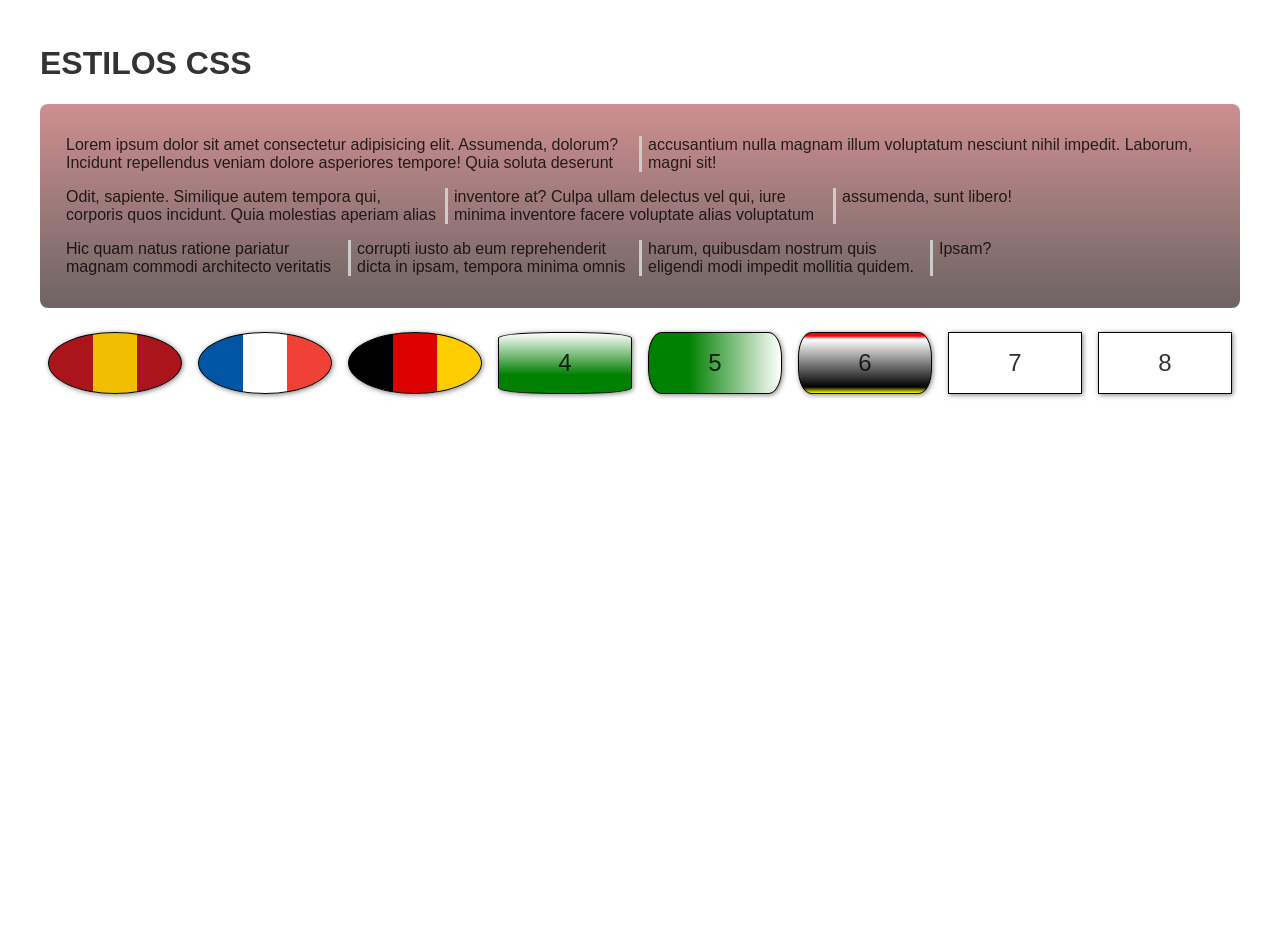
<file: proyectowebv3/estilos.html>
<!DOCTYPE html>
<html lang="es">
<head>
    <meta charset="UTF-8">
    <meta name="viewport" content="width=device-width, initial-scale=1.0">
    <title>Estilos CSS</title>
    <style>
        .contenedor{
            max-width: 1200px;
            margin: 0 auto;
            padding: 1rem;
            height: 100vh;
            color: rgba(0,0,0, 0.8);
            font: 1rem Helvetica, sans-serif;
        }
        /* Estilos de textos en columnas */
        .textos{
            padding: 1rem;
            background: linear-gradient(0deg, #6d6464 0%, #ce8f8f 100%);
            border-radius: 8px;
        }
        .col{
            column-gap: 1rem;
            column-fill: balance;
            column-rule: 3px solid #ccc;
            padding: 0 10px;            
        }
        .col-2{
            columns: 2;
        }
        .col-3{
            columns: 3;
        }
        .col-4{
            columns: 4;
        }
        section{
            margin-bottom: 1rem;
        }
        /* cajas */
        .cajas{
            display: flex;
            flex-flow: row nowrap;
            font-size: 1.5rem;
            & > article{
                flex: 1;
                padding: 1rem;
                margin: 0.5rem;
                text-align: center;
                border: 1px solid black;
                height: auto;
                box-shadow: 1px 1px 5px rgba(0,0,0, 0.5);
            }
            .caja1{
                border-radius: 50%;
                color: transparent;
                background: linear-gradient(90deg, #AA151B 33.33%, #F1BF00 33.33%, #F1BF00 66.66%, #AA151B 66.66%);
            }
            .caja2{
                border-radius: 50%;
                color: transparent;
                background: linear-gradient(90deg, #0055A4 33.33%, #FFFFFF 33.33%, #FFFFFF 66.66%, #EF4135 66.66%);
            }
            .caja3{
                border-radius: 50%;
                color: transparent;
                background: linear-gradient(90deg, #000000 33.33%, #DD0000 33.33%, #DD0000 66.66%, #FFCE00 66.66%);
            }
            .caja4{
                border-radius: 40% / 10%;
                background: linear-gradient(0deg, green 10% 30%, transparent 100%);
            }
            .caja5{
                border-radius: 10% / 40%;
                background: linear-gradient(to right, green 10% 30%, transparent 100%);
            }
            .caja6{
                border-radius: 10% / 40%;
                background: linear-gradient(to bottom, red 5%, transparent 10%, black 90%, yellow 100%);
            }
            .caja7{

            }
        }
    </style>
</head>
<body>
    <div class="contenedor">
        <header>
            <h1>ESTILOS CSS</h1>                
        </header>
        <main>
            <section class="textos">
                <p class="col col-2">Lorem ipsum dolor sit amet consectetur adipisicing elit. Assumenda, dolorum? Incidunt repellendus veniam dolore asperiores tempore! Quia soluta deserunt accusantium nulla magnam illum voluptatum nesciunt nihil impedit. Laborum, magni sit!</p>
                <p class="col col-3">Odit, sapiente. Similique autem tempora qui, corporis quos incidunt. Quia molestias aperiam alias inventore at? Culpa ullam delectus vel qui, iure minima inventore facere voluptate alias voluptatum assumenda, sunt libero!</p>
                <p class="col col-4">Hic quam natus ratione pariatur magnam commodi architecto veritatis corrupti iusto ab eum reprehenderit dicta in ipsam, tempora minima omnis harum, quibusdam nostrum quis eligendi modi impedit mollitia quidem. Ipsam?</p>
            </section>
            <section class="cajas">
                <article class="caja1">1</article>
                <article class="caja2">2</article>
                <article class="caja3">3</article>
                <article class="caja4">4</article>
                <article class="caja5">5</article>
                <article class="caja6">6</article>
                <article class="caja7">7</article>
                <article class="caja8">8</article>
            </section>
        </main>
    </div> 
</body>
</html>
</file>
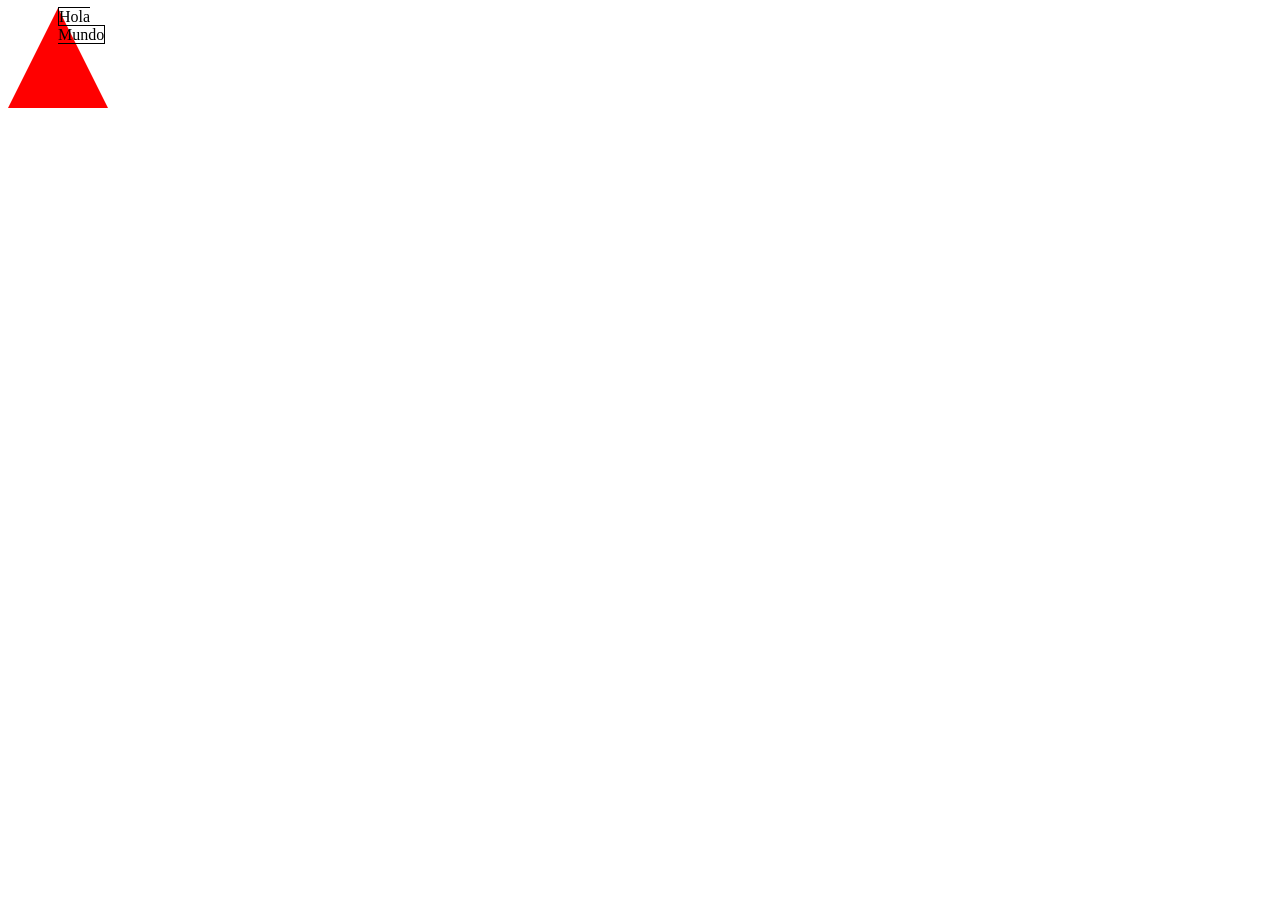
<file: proyectowebv3/prueba.html>
<!DOCTYPE html>
<html lang="en">

<head>
    <meta charset="UTF-8">
    <meta name="viewport" content="width=device-width, initial-scale=1.0">
    <title>Document</title>
    <style>
        :root{
            --border-width: 50px;
            --border-bottom-width: calc(var(--border-width) * 2);
        }
        .triangle {
            width: 0;
            height: 0;
            border: var(--border-width) solid transparent;
            border-top: 0;
            border-bottom: var(--border-bottom-width) solid red;

            span{
                align-content: center;
                text-align: center;
                border: 1px solid black;
            }
        }
    </style>
</head>

<body>
    <div class="triangle"><span>Hola Mundo</span></div>
</body>

</html>
</file>
<file: proyectowebv1/assets/css/style.css>
/*--------------------------------------------------------------
# Variables
--------------------------------------------------------------*/
:root {
    /* Tipografía */
    --font-primary: 'Jost', sans-serif;
    --font-size-base: clamp(0.9rem, 1.5vw, 1.05rem);
    --line-height-base: 1.6;

    /* Colores - Esquema más moderno */
    --color-bg-start: #1a2038; /* Azul oscuro profundo */
    --color-bg-end: #0c101b; /* Casi negro */
    --color-bg-section: rgba(255, 255, 255, 0.05);
    --color-bg-card-hover: rgba(255, 255, 255, 0.08);
    --color-text: rgba(255, 255, 255, 0.9);
    --color-text-muted: rgba(255, 255, 255, 0.65);
    --color-primary: #FFD700; /* Gold */
    --color-secondary: #66fcf1; /* Cyan eléctrico */
    --color-accent: #00FFFF; /* Aqua original */
    --color-border: rgba(255, 255, 255, 0.15);
    --color-shadow: rgba(0, 0, 0, 0.4);
    --color-input-bg: rgba(255, 255, 255, 0.05);
    --color-button-text: #111;

    /* Espaciado */
    --spacing-xs: 0.25rem;
    --spacing-sm: 0.5rem;
    --spacing-md: 1rem;
    --spacing-lg: 1.5rem;
    --spacing-xl: 2rem;
    --spacing-xxl: 3rem;

    /* Bordes y efectos */
    --border-radius-sm: 4px;
    --border-radius-md: 8px;
    --border-radius-lg: 16px;
    --border-width: 1px;
    --border-style: solid;
    --box-shadow: 0 4px 12px rgba(0, 0, 0, 0.1);
    --box-shadow-hover: 0 6px 16px rgba(0, 0, 0, 0.15);

    /* Layout */
    --header-height: 70px;
    --container-max-width: 1300px;
    --container-padding: var(--spacing-lg);
    
    /* Componentes específicos */
    --header-bg: rgba(10, 15, 30, 0.95);
    --logo-width: 55px;
    
    /* Transiciones */
    --transition-speed: 0.3s;
    --transition-ease: cubic-bezier(0.25, 0.1, 0.25, 1);
}

/*--------------------------------------------------------------
# Base
--------------------------------------------------------------*/
html {
    scroll-behavior: smooth;
}

* {
    margin: 0;
    padding: 0;
    box-sizing: border-box;
}

body {
    background: linear-gradient(to bottom, var(--color-bg-start) 0%, var(--color-bg-end) 100%);
    color: var(--color-text);
    font-family: var(--font-primary);
    font-weight: 400;
    font-size: var(--font-size-base);
    line-height: var(--line-height-base);
    min-height: 100vh;
    -webkit-font-smoothing: antialiased;
    -moz-osx-font-smoothing: grayscale;
}

a {
    color: var(--color-secondary);
    text-decoration: none;
    transition: color var(--transition-speed) var(--transition-ease);
}

a:hover {
    color: var(--color-primary);
}

img {
    max-width: 100%;
    height: auto;
    display: block;
    border-radius: var(--border-radius-sm);
}

figure {
    margin: 0 0 var(--spacing-md) 0;
}

ul, ol {
    list-style-position: inside;
}

/*--------------------------------------------------------------
# Tipografía
--------------------------------------------------------------*/
h1, h2, h3, h4, h5, h6 {
    font-weight: 500;
    margin-bottom: var(--spacing-md);
    line-height: 1.3;
    color: var(--color-text);
}

h1 {
    font-size: clamp(1.5rem, 3.5vw, 2.4rem);
}

h2 {
    font-size: clamp(1.3rem, 3vw, 1.8rem);
    border-bottom: var(--border-width) var(--border-style) var(--color-accent);
    padding-bottom: var(--spacing-sm);
    margin-top: var(--spacing-xl);
}

h3 {
    font-size: clamp(1.1rem, 2.5vw, 1.4rem);
    color: var(--color-primary);
}

p {
    margin-bottom: var(--spacing-md);
}

.text-center {
    text-align: center;
}

/*--------------------------------------------------------------
# Layout
--------------------------------------------------------------*/
.container {
    width: 95%;
    max-width: var(--container-max-width);
    margin: 0 auto;
    display: grid;
    grid-template-columns: 1fr;
    grid-template-areas:
        "header"
        "main"
        "aside"
        "footer";
    gap: var(--spacing-md);
}

main, aside {
    padding: var(--container-padding);
}

main {
    grid-area: main;
    max-width: 100%;
    overflow-x: hidden;
}

aside {
    grid-area: aside;
    min-width: 250px;
    background-color: var(--color-bg-section); /* Añadir fondo para distinguirlo */
    border-radius: var(--border-radius-md);
    box-shadow: var(--box-shadow);
}

header {
    grid-area: header;
}

footer {
    grid-area: footer;
    margin-top: var(--spacing-lg);
}

/*--------------------------------------------------------------
# Header y Navegación
--------------------------------------------------------------*/
header {
    display: flex;
    flex-flow: row wrap;
    align-items: center;
    justify-content: space-between;
    background: var(--header-bg);
    padding: var(--spacing-sm) var(--spacing-md);
    min-height: var(--header-height);
    position: sticky;
    top: 0;
    z-index: 100;
    box-shadow: var(--box-shadow);
    backdrop-filter: blur(5px);
    width: 100%; /* Asegurar que ocupa todo el ancho */
}

.logo {
    width: var(--logo-width);
    flex-shrink: 0;
    order: 1; /* Orden explícito para flexbox */
}

.logo img {
    border-radius: 50%;
    transition: transform var(--transition-speed) var(--transition-ease);
}

.logo:hover img {
    transform: rotate(15deg);
}

header h1 {
    margin: 0;
    flex-grow: 0;
    padding: 0 var(--spacing-md);
    text-align: left;
    order: 2; /* Orden explícito para flexbox */
}

header h1 a {
    color: var(--color-text);
    transition: color var(--transition-speed) var(--transition-ease), 
                text-shadow var(--transition-speed) var(--transition-ease);
}

header h1 a:hover {
    color: var(--color-primary);
    text-shadow: 0 0 10px rgba(255, 215, 0, 0.5);
}

/* Botón hamburguesa - Arreglando visibilidad en móvil */
.hamburger-menu {
    display: none; /* Oculto por defecto, visible solo en móvil */
    background: transparent;
    border: none;
    cursor: pointer;
    color: var(--color-text);
    font-size: 1.6em;
    padding: var(--spacing-xs);
    z-index: 110;
    transition: color var(--transition-speed) var(--transition-ease);
    order: 5;
}

.hamburger-menu:hover, 
.hamburger-menu.active {
    color: var(--color-primary);
}

/* Menú principal */
.mainmenu {
    flex-grow: 1;
    order: 3; /* Orden explícito para flexbox - menú en el medio */
}

.mainmenu ul {
    display: flex;
    flex-flow: row wrap;
    justify-content: flex-end;
    gap: var(--spacing-sm);
    list-style: none;
}

.mainmenu a {
    padding: var(--spacing-sm) var(--spacing-md);
    color: var(--color-text-muted);
    text-transform: uppercase;
    font-size: 0.85em;
    font-weight: 500;
    letter-spacing: 0.5px;
    border-radius: var(--border-radius-sm);
    transition: all var(--transition-speed) var(--transition-ease);
    display: block;
}

.mainmenu a:hover {
    color: var(--color-primary);
    background-color: var(--color-bg-section);
    transform: translateY(-2px);
}

/* Barra de búsqueda expandible */
.search-container {
    order: 4;
    position: relative;
    display: flex;
    align-items: center;
    margin-left: auto;
    margin-right: var(--spacing-md);
    transition: all var(--transition-speed) var(--transition-ease);
    z-index: 20; /* Asegurar que aparece por encima de otros elementos */
}

.search-toggle {
    display: flex;
    justify-content: center;
    align-items: center;
    background: transparent;
    border: none;
    color: var(--color-text-muted);
    font-size: 1.4em;
    cursor: pointer;
    padding: 5px;
    border-radius: 50%;
    height: 40px;
    width: 40px;
    transition: all var(--transition-speed) var(--transition-ease);
    z-index: 2;
}

.search-toggle:hover {
    color: var(--color-primary);
    background-color: var(--color-bg-section);
}

.search-input-wrapper {
    position: absolute;
    right: 0;
    top: 0;
    height: 100%;
    width: 40px; /* Mismo ancho que el botón */
    opacity: 0;
    visibility: hidden;
    transition: all var(--transition-speed) var(--transition-ease);
    overflow: hidden;
}

.search-container.active .search-input-wrapper {
    width: 250px;
    opacity: 1;
    visibility: visible;
}

.btnsearch {
    display: block;
    width: 100%;
    height: 40px;
    font-size: 0.9em;
    padding: var(--spacing-xs) var(--spacing-md);
    padding-right: 40px; /* Espacio para el botón */
    border-radius: 25px;
    border: var(--border-width) var(--border-style) var(--color-border);
    background-color: var(--color-input-bg);
    color: var(--color-text);
    transition: all var(--transition-speed) var(--transition-ease);
}

.btnsearch:focus {
    outline: none;
    border-color: var(--color-secondary);
    box-shadow: 0 0 0 3px rgba(102, 252, 241, 0.2);
}

.btnsearch::placeholder {
    color: var(--color-text-muted);
    opacity: 0.7;
}

.search-container.active .search-toggle {
    position: absolute;
    right: 0;
    background-color: transparent;
}

.login {
    display: flex;
    margin-left: var(--spacing-sm);
    order: 6; /* Último elemento */
}

.login a {
    display: flex;
    align-items: center;
    color: var(--color-text-muted);
    font-size: 1.6em;
    transition: all var(--transition-speed) var(--transition-ease);
}

.login a:hover {
    color: var(--color-primary);
    transform: scale(1.1);
}

/*--------------------------------------------------------------
# Secciones
--------------------------------------------------------------*/
main section {
    margin-bottom: var(--spacing-xl);
    padding: var(--spacing-lg);
    background-color: var(--color-bg-section);
    border-radius: var(--border-radius-md);
    box-shadow: var(--box-shadow);
    transition: transform var(--transition-speed) var(--transition-ease), 
                box-shadow var(--transition-speed) var(--transition-ease);
    max-width: 100%;
}

main section:hover {
    transform: translateY(-3px);
    box-shadow: var(--box-shadow-hover);
}

.introduce figure.large img {
    aspect-ratio: 16 / 5;
    object-fit: cover;
    border-radius: var(--border-radius-md);
    width: 100%;
}

#sol figure img {
    aspect-ratio: 16 / 9;
    border-radius: var(--border-radius-md);
}

/* Para la tabla de planetas que tiende a ser ancha */
.planet-table-container {
    overflow-x: auto;
}

/*--------------------------------------------------------------
# Tarjetas de Planetas
--------------------------------------------------------------*/
.solarsys-container {
    margin: var(--spacing-lg) 0;
    display: grid;
    grid-template-columns: repeat(auto-fit, minmax(240px, 1fr));
    gap: var(--spacing-lg);
}

.solarsys-container article {
    background-color: var(--color-bg-section);
    padding: var(--spacing-md);
    border-radius: var(--border-radius-md);
    text-align: center;
    border: var(--border-width) var(--border-style) transparent;
    transition: all var(--transition-speed) var(--transition-ease);
    box-shadow: var(--box-shadow);
}

.solarsys-container article:hover {
    transform: translateY(-5px);
    background-color: var(--color-bg-card-hover);
    border-color: var(--color-border);
    box-shadow: var(--box-shadow-hover);
}

.solarsys-container figure {
    margin-bottom: var(--spacing-sm);
}

.solarsys-container img {
    aspect-ratio: 1 / 1;
    object-fit: cover;
    border-radius: var(--border-radius-md);
    margin: 0 auto;
    max-width: 200px;
}

.solarsys-container figcaption {
    font-size: 0.8em;
    color: var(--color-text-muted);
    margin-top: var(--spacing-xs);
}

.solarsys-container h3 {
    margin-bottom: var(--spacing-sm);
}

.solarsys-container h3 a {
    color: var(--color-primary);
}

.solarsys-container h3 a:hover {
    text-decoration: underline;
    color: var(--color-secondary);
}

.solarsys-container p {
    color: var(--color-text-muted);
    font-size: 0.9em;
    margin-bottom: var(--spacing-sm);
}

/*--------------------------------------------------------------
# Timeline
--------------------------------------------------------------*/
.timeline-container {
    position: relative;
    padding: var(--spacing-lg) 0;
}

.timeline-container::before {
    content: '';
    position: absolute;
    left: 15px;
    top: 0;
    bottom: 0;
    width: 3px;
    background-color: var(--color-secondary);
    opacity: 0.7;
}

.timeline-item {
    position: relative;
    margin-bottom: var(--spacing-lg);
    padding-left: 40px;
}

.timeline-item::before {
    content: '';
    position: absolute;
    left: 8px;
    top: 5px;
    width: 15px;
    height: 15px;
    background-color: var(--color-primary);
    border-radius: 50%;
    border: 3px solid var(--color-bg-start);
    z-index: 1;
    box-shadow: 0 0 0 3px rgba(255, 215, 0, 0.2);
}

.timeline-item h3 {
    margin-bottom: var(--spacing-xs);
    color: var(--color-text);
    font-size: 1.1em;
}

.timeline-item p {
    color: var(--color-text-muted);
    font-size: 0.95em;
}

/*--------------------------------------------------------------
# Formulario de Contacto
--------------------------------------------------------------*/
#contactar form {
    display: flex;
    flex-direction: column;
    gap: var(--spacing-md);
    max-width: 600px;
}

#contactar form div {
    display: flex;
    flex-direction: column;
}

#contactar label {
    margin-bottom: var(--spacing-xs);
    color: var(--color-secondary);
    font-size: 0.9em;
    font-weight: 500;
}

#contactar input[type="text"],
#contactar input[type="email"],
#contactar textarea {
    padding: var(--spacing-sm) var(--spacing-md);
    border: var(--border-width) var(--border-style) var(--color-border);
    background-color: var(--color-input-bg);
    color: var(--color-text);
    border-radius: var(--border-radius-sm);
    font-size: 1em;
    font-family: var(--font-primary);
    transition: all var(--transition-speed) var(--transition-ease);
}

#contactar input[type="text"]:focus,
#contactar input[type="email"]:focus,
#contactar textarea:focus {
    outline: none;
    border-color: var(--color-primary);
    box-shadow: 0 0 0 3px rgba(255, 215, 0, 0.2);
}

#contactar textarea {
    min-height: 120px;
    resize: vertical;
}

#contactar button {
    padding: var(--spacing-sm) var(--spacing-lg);
    background-color: var(--color-primary);
    color: var(--color-button-text);
    border: none;
    border-radius: var(--border-radius-sm);
    cursor: pointer;
    font-size: 1em;
    font-weight: bold;
    transition: all var(--transition-speed) var(--transition-ease);
    align-self: flex-start;
    text-transform: uppercase;
    letter-spacing: 0.5px;
}

#contactar button:hover {
    background-color: var(--color-secondary);
    transform: translateY(-2px);
    box-shadow: var(--box-shadow);
}

/*--------------------------------------------------------------
# Sidebar (Curiosidades y Contactar)
--------------------------------------------------------------*/
aside {
    display: flex;
    flex-flow: column wrap;
    gap: var(--spacing-xl);
}

aside > * {
    width: 100%;
}

.planet-list-container .menu.planet {
    padding: var(--spacing-md);
    background-color: var(--color-bg-section);
    border-radius: var(--border-radius-md);
    box-shadow: var(--box-shadow);
}

.planet-list-container .menu.planet li a {
    display: block;
    padding: var(--spacing-xs) 0;
    color: var(--color-text-muted);
    position: relative;
    padding-left: var(--spacing-md);
    transition: all var(--transition-speed) var(--transition-ease);
}

.planet-list-container .menu.planet li a::before {
    content: '▹';
    position: absolute;
    left: 0;
    color: var(--color-secondary);
    transition: all var(--transition-speed) var(--transition-ease);
}

.planet-list-container .menu.planet li a:hover {
    color: var(--color-primary);
    transform: translateX(5px);
}

.planet-list-container .menu.planet li a:hover::before {
    color: var(--color-primary);
}

/* Tarjetas de Curiosidades */
.curiosity-cards {
    display: grid;
    grid-template-columns: repeat(auto-fill, minmax(140px, 1fr));
    gap: var(--spacing-md);
    margin-top: var(--spacing-md);
}

.curiosity-card {
    perspective: 1000px;
    height: 140px;
    cursor: pointer;
    background: transparent;
}

.curiosity-card-inner {
    position: relative;
    width: 100%;
    height: 100%;
    text-align: center;
    transition: transform 0.6s;
    transform-style: preserve-3d;
    border-radius: var(--border-radius-md);
    box-shadow: var(--box-shadow);
}

.curiosity-card:hover .curiosity-card-inner,
.curiosity-card.hover .curiosity-card-inner {
    transform: scale(1.05);
    box-shadow: var(--box-shadow-hover);
}

.curiosity-card.flipped .curiosity-card-inner {
    transform: rotateY(180deg);
}

.curiosity-card-front, 
.curiosity-card-back {
    position: absolute;
    width: 100%;
    height: 100%;
    -webkit-backface-visibility: hidden;
    backface-visibility: hidden;
    display: flex;
    flex-direction: column;
    justify-content: center;
    align-items: center;
    padding: var(--spacing-sm);
    border-radius: var(--border-radius-md);
    overflow: hidden;
}

.curiosity-card-front {
    background: linear-gradient(135deg, var(--color-bg-section) 0%, var(--color-bg-card-hover) 100%);
    color: var(--color-text);
}

.curiosity-card-back {
    background: linear-gradient(135deg, var(--color-bg-card-hover) 0%, var(--color-bg-section) 100%);
    color: var(--color-text);
    transform: rotateY(180deg);
}

.curiosity-card-front .material-symbols-outlined {
    font-size: 2.5rem;
    margin-bottom: var(--spacing-sm);
    color: var(--color-primary);
    transition: transform var(--transition-speed) var(--transition-ease);
}

.curiosity-card:hover .material-symbols-outlined {
    transform: rotate(360deg);
    transition: transform 0.8s ease-in-out;
}

.curiosity-card-front h4 {
    margin: 0;
    font-size: 1rem;
    color: var(--color-secondary);
}

.curiosity-card-back p {
    margin: 0;
    font-size: 0.9rem;
    line-height: 1.4;
}

/* Colores personalizados para cada planeta */
.curiosity-card[data-planet="sol"] .material-symbols-outlined {
    color: #FDB813;
}

.curiosity-card[data-planet="mercurio"] .material-symbols-outlined {
    color: #B7B8B9;
}

.curiosity-card[data-planet="venus"] .material-symbols-outlined {
    color: #ECB176;
}

.curiosity-card[data-planet="marte"] .material-symbols-outlined {
    color: #E27B58;
}

.curiosity-card[data-planet="jupiter"] .material-symbols-outlined {
    color: #C88B3A;
}

.curiosity-card[data-planet="saturno"] .material-symbols-outlined {
    color: #E4CD9E;
}

.curiosity-card[data-planet="urano"] .material-symbols-outlined {
    color: #B3E5E5;
}

/*--------------------------------------------------------------
# Media Queries
--------------------------------------------------------------*/
@media screen and (max-width: 767px) {
    /* Ajustes para móviles */
    header {
        padding: var(--spacing-sm);
        flex-wrap: wrap;
        height: auto; /* Permitir que crezca según el contenido */
    }
    
    header h1 {
        font-size: clamp(1.3rem, 5vw, 1.8rem);
        flex-grow: 1;
        order: 2;
    }
    
    /* Mostrar botón hamburguesa - FIX para visibilidad en móvil */
    .hamburger-menu {
        display: block !important; /* Forzar visualización */
        order: 4;
        margin-left: auto; /* Empujar a la derecha */
    }
    
    /* Estilo para el menú en móvil */
    .mainmenu {
        width: 100%;
        order: 6;
        height: 0;
        overflow: hidden;
        transition: height var(--transition-speed) var(--transition-ease);
    }
    
    .mainmenu.active {
        height: auto;
        margin-top: var(--spacing-md);
        padding-bottom: var(--spacing-sm);
    }
    
    .mainmenu ul {
        flex-direction: column;
        width: 100%;
        padding: 0;
    }
    
    .mainmenu li {
        width: 100%;
        margin: 0;
    }
    
    .mainmenu a {
        width: 100%;
        padding: var(--spacing-md);
        text-align: center;
        border-radius: 0;
        border-bottom: 1px solid var(--color-border);
    }
    
    .mainmenu a:hover {
        transform: none;
        background-color: var(--color-bg-card-hover);
    }
    
    /* Asegurar que el botón de búsqueda esté en la fila superior */
    .search-container {
        order: 3;
        margin-left: auto;
        margin-right: var(--spacing-sm);
        flex: 0 0 auto;
    }
    
    .login {
        order: 4;
        margin-right: var(--spacing-sm);
    }
    
    .hamburger-menu {
        order: 5;
        margin-left: 0;
    }
}

@media screen and (min-width: 768px) {
    .container {
        grid-template-columns: 2fr 1fr; /* Proporción entre main y aside */
        grid-template-areas:
            "header header"
            "main aside"
            "footer footer";
        gap: var(--spacing-lg);
    }
    
    .search-container.active .search-input-wrapper {
        width: 200px;
    }
    
    header h1 {
        font-size: clamp(1.4rem, 3vw, 2rem);
    }
}

@media screen and (min-width: 1024px) {
    :root {
        --font-size-base: 1rem;
    }
    
    .container {
        grid-template-columns: 2.5fr 1fr; /* Proporción ligeramente diferente en pantallas grandes */
    }
}

@media screen and (min-width: 1400px) {
    .container {
        grid-template-columns: 3fr 1fr; /* Para pantallas muy grandes */
    }
}
</file>
<file: proyectowebv2/assets/css/estilos.css>
:root {
    --ancho-contenedor: 100vw;

    /* Colores */
    --primary-color: #0073b7;
    --secondary-color: #00a5e7;
    --tertiary-color: crimson;
    --text-color: #333333;
    --link-color: #00a5e7;
}

* {
    box-sizing: border-box;
}

body {
    background: url(../images/fondo.png);
    color: var(--text-color);
    font-family: Monospace, 'Open Sans', sans-serif;
    font-size: clamp(1rem, 1.2rem, 1.8rem);
    color: var(--text-color);
    margin: 0;
    padding: 0;

    a {
        color: var(--link-color);
        text-decoration: none;
    }
}

h1 {
    font-family: Geneva, serif;
    font-size: 24px;
    margin-bottom: 10px;
    color: var(--tertiary-color);
}

strong {
    color: var(--tertiary-color);
}

main {
    padding: 10px 20px;

    figure {

        img {
            width: 100%;
            object-fit: cover;
            aspect-ratio: 16/9;
            border: 8px solid black;
        }
    }

    .destacado {
        h2 {
            padding: 0 10vh;
        }

        .historia {
            padding: 0 10vh;
            columns: 1;
        }
    }
}

.contenedor {
    margin: 0 auto;
    width: var(--ancho-contenedor);
    margin: 0 auto;
    display: grid;
    grid-template-columns: repeat(12, 1fr);
}


header {
    padding: 10px;
    grid-column: span 12;
    background-color: #0073b7;
    /* Color de fondo del encabezado */
    padding: 20px;

    flex-flow: column wrap;

    figure {
        text-align: center;

        img {
            width: 80px;
            /* Ancho del logo */
            height: auto;
            /* Altura automática para mantener la proporción */
            margin-right: 20px;
            /* Espaciado a la derecha del logo */
            transform: scale(150%);
        }
    }

    h1 {
        font-size: 24px;
        /* Tamaño de fuente del título */
        color: gold;
        /* Color del texto */
        text-align: center;
    }

    nav {
        ul {
            margin: 0 10vw;
            list-style: none;
            /* Quitamos las viñetas de la lista */
            display: flex;
            flex-flow: column wrap;
            align-items: center;
            li {
                padding: 1rem;

                a {
                    text-decoration: none;
                    /* Quitamos la decoración de los enlaces */
                    color: #fff;
                    /* Color del texto de los enlaces */
                    font-weight: bold;
                    /* Texto en negrita */
                    transition: color 0.3s;

                    /* Transición suave del color al pasar el ratón */
                    &:hover {
                        color: var(--tertiary-color);
                        /* Color del texto al pasar el ratón */
                    }
                }
            }
        }
    }
}



main {
    grid-column: span 12;

    section.cards {
        display: grid;
        grid-template-columns: repeat(auto-fill, minmax(20em, auto));
        grid-auto-flow: dense;
        grid-gap: 1rem;
        transition: 0.3s ease-in;


        .card {
            figure {
                border-radius: 100vw;

                img {
                    border-radius: 100vw;
                    min-height: 20em;

                    &:hover {
                        transform: scale(1.2);
                    }
                }
            }

            width: auto;
            max-width: 100%;
            border: 1px solid #ccc;
            border-radius: 8px;
            overflow: hidden;
            box-shadow: 0 0 10px rgba(0, 0, 0, 0.1);
            display: flex;
            flex-direction: column;
            align-items: center;
            /* Centramos verticalmente los elementos */
            justify-content: center;

            h3,
            h4,
            p {
                margin: 3vh 2vw;
            }
        }
    }

    .hitos {
        table {
            width: 100%;
            border-collapse: collapse;

            thead {
                tr {
                    background: #00a5e7;
                }

                td,
                th {
                    border: 1px solid black;
                    padding: 1vw;
                }
            }

            tbody {
                tr {

                    background: rgba(210, 210, 210, 0.4);

                    &:nth-child(odd) {
                        background: rgba(200, 200, 200, 0.6);
                    }

                    &:hover {
                        background: gold;
                    }


                }

                td,
                th {
                    border: 1px solid black;
                    padding: 1vw;
                }
            }
        }
    }

    .formulario {
        margin: 1vw 0;
        padding: 1vw;
        border: 1px solid rgba(10, 10, 10, 0.7);
        border-radius: 10px;

        input[type="range"] {
            width: 96%;
        }

        select {
            font-size: 1.2rem;
            min-width: 15vw;
        }

        textarea {
            resize: vertical;
        }

        input[type="text"] {
            width: 100%;
            margin-bottom: 1vw;
            font-size: 1.5rem;
        }

        input[type="submit"],
        textarea {
            margin-top: 1vh;
            width: 100%;
            min-height: 5vw;
            font-size: 1.5rem;
        }
    }
}

footer {

    grid-column: span 12;
    padding: 1vw;
    display: grid;
    grid-template-columns: repeat(3, 1fr);

    &>* {
        grid-column: span 3;
    }



    &:nth-child(n-1) {
        background-image: linear-gradient(to bottom, rgba(30, 87, 153, 1) 0%, rgba(125, 185, 232, 0) 100%);

        a {
            color: black;
        }
    }

    ul {
        li {
            list-style: none;
            margin-left: 0;
            padding-left: 0;

            &:before {
                content: "⍟";
                padding-right: 5px;
            }
        }
    }

    .copyright {
        grid-column: span 3;
        text-align: center;
    }
}



@media screen and (min-width: 768px) {

    header {

        /* Espaciado interno */
        display: flex;
        /* Utilizamos flexbox para alinear los elementos */
        align-items: end;
        /* Centramos verticalmente los elementos */
        justify-content: end;
        /* Distribución horizontal uniforme */
        flex-flow: row nowrap;

        nav {
            ul {
                margin: 0 10vw;
                list-style: none;
                /* Quitamos las viñetas de la lista */
                flex: 2;
                display: flex;
                flex-flow: row wrap;
                justify-content: space-between;
                
            }
        }
    }

    .contenedor {
        grid-template-columns: repeat(1, 1fr);
    }

    main{
        .destacado {
            h2 {
                padding: 0 10vh;
            }
    
            .historia {
                padding: 0 10vh;
                columns: 2;
            }
        }
    }

    footer {

        &>* {
            grid-column: span 1;
        }
    }

}
</file>
<file: proyectowebv3/styles.css>
/* Estilo general */
:root {
    --main-spacing: 2rem;
    --section-spacing: 4rem;
}


body {
    min-width: 500px;
    font-family: Arial, sans-serif;
    margin: 0;
    padding: 0;
    color: #333;
    background-color: #f4f4f4;
    transition: background-color 0.3s, color 0.3s;
}

header {
    background-color: #282c34;
    color: white;
    padding: 10px 20px;
}

header figure {
    margin: 0;
    img {
        width: 45dvw;
        height: auto;
        object-fit: cover;
    } 
}

nav {
    display: flex;
    justify-content: space-between;
    align-items: center;
}


.menu {
    list-style: none;
    display: flex;
    gap: 20px;
    margin: 0;
    padding: 0;
    width: 96dvw;
}

.menu a {
    color: white;
    text-decoration: none;
}

/* Hero Section */
#hero {
    text-align: center;
    padding: 50px;
    background-color: #0077b6;
    color: white;
    view-timeline: --scroll;

    h1 {
        background: url("images/ada-lovelace.png") no-repeat center center/cover;
        -webkit-text-fill-color: transparent;
        background-clip: text;
        text-transform: uppercase;
        word-wrap: normal;
        word-break: keep-all;
        font-family: 'helvetica now', impact;
        font-size: 4rem;
        font-weight: 900;
        line-height: 4rem;
        animation: scale both 1s ease-in-out, fade-away both linear;
        animation-timeline: --scroll;

    }

    @keyframes scale {
        to {
            scale(1.5);
        }
    }

    @keyframes fade-away {
        to {
            opacity: 0;
        }
    }
}

/* Responsive grid for gallery */
.grid {
    display: grid;
    grid-template-columns: repeat(auto-fit, minmax(300px, 1fr));
    gap: 20px;
    padding: 20px;
}

/* Scroll-top button */
.scroll-top {
    position: fixed;
    bottom: 20px;
    right: 20px;
    display: none;
    background: #0077b6;
    color: white;
    border: none;
    padding: 20px;
    border-radius: 50%;
    cursor: pointer;
    font-size: 0.75rem;
    background: linear-gradient();
   

}

/* Dark mode */
body.dark-mode {
    background-color: #121212;
    color: #eeeeee;
}


/* Menú principal oculto por defecto */
.menu {
    display: none;
    /* Oculto inicialmente */
    flex-direction: column;
    /* Columna para móviles */
    background-color: #282c34;
    position: absolute;
    top: 100px;
    right: 0px;
    padding: 10px;
    border-radius: 0 0 5px 5px;
}

/* Enlaces del menú principal */
.menu a {
    padding: 8px 20px;
    color: white;
    text-decoration: none;
    display: block;
}

.menu a:hover {
    background-color: rgba(25, 26, 26, 0.846);
    color: gold;

}

/* Mostrar menú cuando esté activo */
.menu.active {
    display: flex;
    /* Mostrar menú cuando esté activo */
}

/* Botón de menú tipo hamburguesa */
.hamburger {
    display: none;
    /* Ocultar botón en pantallas grandes */
    font-size: 24px;
    background: none;
    border: none;
    color: white;
    cursor: pointer;
}

/* Hero Section */
#hero img {
    max-width: 100%;
    height: auto;
    margin-top: 20px;
}

/* Timeline Section */
.timeline ul {
    list-style: none;
    padding: 0;
}

.timeline li {
    margin: 10px 0;
    font-size: 18px;
}

/* Gallery Section */
.grid img {
    max-width: 100%;
    border-radius: 8px;
}

/* Main */
main {
    max-width: 1200px;
    margin: 0 auto;
    padding: var(--main-spacing);
    line-height: 1.6;
    font-size: 1.1rem;
}

main section {
    margin-bottom: var(--section-spacing);
}

main h1 {
    font-size: 2.5rem;
    margin-bottom: 1.5rem;
    font-weight: 700;
}

main h2 {
    font-size: 2rem;
    margin-bottom: 1.2rem;
    font-weight: 600;
}

main p {
    margin-bottom: 1.2rem;
    font-family: 'Open Sans', sans-serif;
}

/* Aside */
aside {
    background-color: #0077b6;
    color: white;
    padding: 20px;
    margin: 20px;
    border-radius: 8px;
}

aside h2 {
    margin-bottom: 10px;
}

aside ul {
    list-style: square;
    padding-left: 20px;
}


/* Footer */
footer {
    background-color: #282c34;
    color: white;
    padding: 20px;
    display: flex;
    flex-direction: column;
    align-items: center;
    text-align: left;
}

.footer-content {
    display: flex;
    flex-wrap: wrap;
    justify-content: space-between;
    gap: 20px;
    width: 100%;
    max-width: 1200px;
}

.footer-content div {
    flex: 1 1 calc(33% - 20px);
    margin: 10px 0;
}

footer a {
    color: #61dafb;
    text-decoration: none;
}

footer a:hover {
    text-decoration: underline;
}

/* Mostrar el botón de menú solo en pantallas pequeñas */
@media (max-width: 768px) {
    .hamburger {
        display: block;
        /* Mostrar botón hamburguesa */
    }

    .menu {
        display: none;
        /* Por defecto oculto para móviles */
    }
}

/* Para pantallas grandes, mostrar el menú directamente */
@media (min-width: 769px) {
    .menu {
        display: flex;
        /* Menú siempre visible en pantallas grandes */
        flex-direction: row;
        /* Horizontal */
        position: static;
        /* Elimina la posición absoluta */
        background: none;
        padding: 0;
    }
}


/* Estilos para las tarjetas de la galería */

.gallery-item {
    overflow: hidden;
    box-shadow: 0 4px 15px rgba(0, 0, 0, 0.1);

    background: #0077b6;
    border-radius: 16px;
    box-shadow: 0 8px 20px rgba(0, 119, 182, 0.15);
    transition: transform 0.3s ease, box-shadow 0.3s ease;
    padding: 10px;
}

.gallery-item:hover {
    transform: translateY(-5px);
}


.gallery-item:hover {
    transform: translateY(-5px);
    box-shadow: 0 12px 25px rgba(0, 119, 182, 0.25);
}

.gallery-item img {
    width: 100%;
    height: 250px;
    object-fit: cover;
}

.gallery-item-content {
    padding: 15px;
}

.gallery-item h3 {
    margin: 0 0 10px;
    color: white;
}

.gallery-item p {
    font-size: 0.9em;
    line-height: 1.4;
    margin: 0;
}

.gallery-item .btn-more {
    display: inline-block;
    background: inherit;
    border: none;
    padding: 8px 16px;
    margin-top: 12px;
    background-color: black;
    color: white;
    text-decoration: none;
    border-radius: 8px;
    font-weight: 500;
    width: 100%;
    transition: all 0.3s ease;
}

.gallery-item .btn-more:hover {
    background-color: #005d91;
    transform: scale(1.05);
    box-shadow: 0 4px 8px rgba(0, 0, 0, 0.2);
}

/* Responsive grid */
/*
@media (min-width: 1024px) {
    .grid {
        grid-template-columns: repeat(4, 1fr);
    }
}

@media (min-width: 768px) and (max-width: 1023px) {
    .grid {
        grid-template-columns: repeat(3, 1fr);
    }
}

@media (max-width: 767px) {
    .grid {
        grid-template-columns: 1fr;
    }
}
*/    


/* Improved Timeline Styles */
.timeline {
    position: relative;
    padding: var(--main-spacing);
}

.timeline::before {
    content: '';
    position: absolute;
    left: 47px;
    top: 0;
    bottom: 0;
    width: 4px;
    background-color: #0077b6;
    transform: translateX(-50%);
}

.timeline li {
    position: relative;
    margin: 20px 0;
    padding-left: 60px;
}

.timeline li::before {
    content: '';
    position: absolute;
    left:0px;
    top: 0px;
    width: 20px;
    height: 20px;
    background-color: #fff;
    border: 4px solid #0077b6;
    border-radius: 50%;
    transform: translateX(-50%);
}

@media (max-width: 2200px) {
    .timeline::before {
        left: 47px;
    }

    .timeline li {
        padding-left: 40px;
    }

    .timeline li::before {
        left: 0px;
        transform: translateX(0);
    }
}
</file>
<file: proyectowebv4/css/styles.css>
/* Variables de colores y tipografías */
:root {
    --primary-color: #800080;      
    --secondary-color: #FFA500;    
    --accent-color: #00BFFF;       
    --danger-color: #FF0000;       
    --success-color: #50C878;      
    --background-color: #f4f4f4;   
    --text-color: #333333;         
    --text-light: #ffffff;         
    --text-dark: #000000;          
    --font-primary: 'Roboto', sans-serif;   
    --font-heading: 'Bangers', cursive;     
}

/* General Styles */
body {
    font-family: var(--font-primary);
    margin: 0;
    padding: 0;
    background-color: var(--background-color);
    color: var(--text-color);
}

/* Header Styles */
header {
    position: fixed;
    width: 100%;
    background: var(--primary-color);
    color: var(--text-light);
    padding: 10px 0;
    z-index: 1000;
    top: 0;
}

.navbar {
    display: flex;
    justify-content: space-between;
    align-items: center;
    max-width: 1200px;
    margin: 0 auto;
    padding: 0 20px;
}

.navbar .logo img {
    height: 50px;
}

.navbar .menu-toggle {
    display: none;
}

.navbar ul {
    list-style: none;
    display: flex;
    margin: 0;
    padding: 0;
}

.navbar ul li {
    margin: 0 10px;
}

.navbar ul li a {
    color: var(--text-light);
    text-decoration: none;
    padding: 10px 20px;
    display: block;
}

.navbar .nav-right {
    display: flex;
    align-items: center;
}

.navbar .login-btn,
.navbar .dark-mode-toggle {
    background: var(--secondary-color);
    color: var(--text-light);
    border: none;
    padding: 10px 20px;
    margin-left: 10px;
    cursor: pointer;
}

.navbar .search-bar {
    padding: 9px;
    margin-left: 10px;
    background-color: var(--text-light);
    color: var(--text-color);
}

/* Breadcrumbs */
.breadcrumbs {
    margin: 85px 20px 20px;
    font-size: 16px;
}

.breadcrumbs a {
    color: var(--secondary-color);
    text-decoration: none;
}

.breadcrumbs span {
    color: var(--text-color);
}

/* Hero Section */
#hero {
    background: url('../images/hero-bg.webp') no-repeat center center/cover;
    color: var(--text-light);
    text-align: center;
    padding: 100px 20px;
    animation: backgroundAnimation 30s infinite alternate;
}

@keyframes backgroundAnimation {
    0% {
        background-position: center;
        background-size: 100%;
    }

    50% {
        background-position: top;
        background-size: 110%;
    }

    100% {
        background-position: bottom;
        background-size: 120%;
    }
}

#hero .hero-content {
    max-width: 500px;
    margin: 0 auto;
    font-family: var(--font-heading);
    background: linear-gradient(to top, rgba(0, 0, 0, 0.7) 0% 50%, transparent 100%);
    border-radius: 10px / 50%;
    padding: 0.3rem 0;
    font-size: 1.2rem;
}


/* Characters Section */
#personajes {
    padding: 20px;
    background: var(--text-light);
}

.card-container {
    display: grid;
    grid-template-columns: repeat(auto-fit, minmax(300px, 1fr));
    gap: 20px;
}

.card {
    background: var(--background-color);
    padding: 20px;
    text-align: center;
    display: flex;
    flex-flow: column nowrap;
    justify-content: space-between;
    align-items: center;
    border-radius: 10px;
    box-shadow: 0 0 10px rgba(0, 0, 0, 0.3);
}

.card img {
    max-width: 100%;
    height: auto;
    flex: auto;
    object-fit: fill;
}

/* Cards Section de personajes */
.card-content {
    background: var(--background-color);
    padding: 20px;
    text-align: center;
    margin: 20px 0;
}



/* Footer */
footer {
    background: var(--primary-color);
    color: var(--text-light);
    text-align: center;
    padding: 20px 0;
}

footer .cta {
    margin-bottom: 20px;
}

footer .social-menu a {
    color: var(--text-light);
    margin: 0 10px;
    font-size: 20px;
    transition: color 0.3s;
}

footer .social-menu a:hover {
    color: var(--secondary-color);
}

/* Scroll to Top Button */
#scroll-to-top {
    position: fixed;
    bottom: 20px;
    right: 20px;
    background: var(--secondary-color);
    color: var(--text-light);
    border: none;
    padding: 10px;
    cursor: pointer;
    display: none;
    border-radius: 50%;
}

#scroll-to-top {
    animation: scrollButtonAnimation 1s infinite alternate;
}

@keyframes scrollButtonAnimation {
    0% {
        transform: translateY(0);
    }

    100% {
        transform: translateY(-15px);
    }
}


/* Dark Mode */
body.dark-mode {
    background-color: var(--text-dark);
    color: var(--background-color);
}

body.dark-mode header,
body.dark-mode footer {
    background: var(--primary-color);
}

body.dark-mode .navbar ul li a {
    color: var(--text-light);
}

body.dark-mode .navbar .login-btn,
body.dark-mode .navbar .dark-mode-toggle {
    background: var(--secondary-color);
    color: var(--text-light);
}

/* Nuevas reglas para mejorar el contraste en modo oscuro */
body.dark-mode section {
    background: var(--text-color);
    color: var(--text-light);
}

body.dark-mode .card {
    background: var(--primary-color);
    color: var(--text-light);
}

body.dark-mode .card-content {
    background: var(--primary-color);
    color: var(--text-light);
}

body.dark-mode #momentos-epicos li {
    background: var(--primary-color);
    color: var(--text-light);
}

body.dark-mode table th {
    background: var(--primary-color);
    color: var(--text-light);
}

body.dark-mode table td {
    background: var(--text-color);
    color: var(--text-light);
}

body.dark-mode #rating-result {
    background: var(--primary-color);
    color: var(--text-light);
}

body.dark-mode #seccion-analisis {
    background: var(--text-color);
    color: var(--text-light);
}

/* Dark Mode - Mejoras de contraste */
body.dark-mode section h2 {
    color: var(--accent-color);
}

body.dark-mode section h3 {
    color: var(--secondary-color);
}

body.dark-mode section p,
body.dark-mode .card p,
body.dark-mode td,
body.dark-mode li {
    color: var(--background-color);
}

body.dark-mode .breadcrumbs span {
    color: var(--background-color);
}

body.dark-mode #seccion-analisis p {
    color: var(--background-color);
}

body.dark-mode #seccion-analisis h2 {
    color: var(--accent-color);
}

body.dark-mode #seccion-analisis h3 {
    color: var(--secondary-color);
}

body.dark-mode table th {
    color: var(--text-light);
    background: var(--primary-color);
}

body.dark-mode table td {
    color: var(--background-color);
    background: var(--text-color);
}

/* Dark Mode - Mejoras para tablas */
body.dark-mode #analisis-episodios tr:hover,
body.dark-mode .transformation-guide tr:hover {
    background-color: var(--primary-color);
    color: var(--text-light);
}

body.dark-mode #analisis-episodios tr:hover td,
body.dark-mode .transformation-guide tr:hover td {
    background-color: var(--primary-color);
    color: var(--text-light);
    transition: background-color 0.3s ease, color 0.3s ease;
}

/* New Sections */
section {
    padding: 20px;
    background: var(--text-light);
    margin: 20px 0;
}

section h2 {
    font-family: var(--font-heading);
    color: var(--primary-color);
    margin-bottom: 10px;
}

section p {
    font-family: var(--font-primary);
    color: var(--text-color);
}

/* Epic Moments Section */
#momentos-epicos {
    padding: 20px;
    background: var(--text-light);
    margin: 20px 0;
}

#momentos-epicos h2 {
    font-family: var(--font-heading);
    color: var(--primary-color);
    margin-bottom: 10px;
}

#momentos-epicos ul {
    list-style: none;
    padding: 0;

}

#momentos-epicos li {
    background: var(--background-color);
    margin: 10px 0;
    padding: 10px;
    border-radius: 5px;
    display: flex;
    align-items: center;
    justify-content: space-between;
    flex-flow: row-reverse nowrap;
    box-shadow: 0 0 10px rgba(0, 0, 0, 0.1);
    text-shadow: 1px 1px 1px rgba(0, 0, 0, 0.3);
}

#momentos-epicos li strong {
    font-family: var(--font-primary);
    color: var(--danger-color);
}

#momentos-epicos meter {
    width: 30dvw;
    height: 30px;
    margin-left: 10px;
    animation: meterAnimation 2s ease-in-out infinite;
    background-color: #e0e0e0;
    border-radius: 10px;
}


@keyframes meterAnimation {
    0% {
        transform: scaleX(1);
    }

    50% {
        transform: scaleX(1.1);
    }

    100% {
        transform: scaleX(1);
    }
}

#momentos-epicos meter::-webkit-meter-optimum-value {
    background: linear-gradient(45deg, var(--secondary-color), var(--danger-color));
    border-radius: 5px;
    animation: meterAnimation 2s ease-in-out infinite;
}

#momentos-epicos meter::-webkit-meter-bar {
    background: #ddd;
    border-radius: 5px;
}

#momentos-epicos meter::-webkit-meter-optimum-value {
    background: var(--secondary-color);
    border-radius: 5px;
}

/* Estilos para listas con viñetas personalizadas */
#curiosidades ul,
#momentos-epicos ul {
    list-style: none;
    padding-left: 30px;
}

#curiosidades li,
#momentos-epicos li {
    position: relative;
    padding-left: 40px;
    margin: 10px 0;
}

#curiosidades li::before,
#momentos-epicos li::before {
    content: '';
    position: absolute;
    left: 8px;
    top: 50%;
    transform: translateY(-50%);
    width: 25px;
    height: 25px;
    background: url('../images/dragonball-bullet.png') no-repeat center center;
    background-size: contain;
}

/* Ajuste para modo oscuro */
body.dark-mode #curiosidades li::before,
body.dark-mode #momentos-epicos li::before {
    filter: brightness(1.2);
}

/* Star Rating */
.star-rating {
    display: flex;
    flex-direction: row-reverse;
    justify-content: start;
    margin: 10px 0;
    max-width: 40dvw;
}

.star-rating input[type="radio"] {
    display: none;
}

.star-rating label {
    cursor: pointer;
    width: 30px;
    height: 30px;
    background: url('../images/dragonball-bullet.png') no-repeat center center;
    background-size: contain;
    transition: transform 0.3s ease;
    filter: saturate(0);
}

.star-rating input[type="radio"]:checked~label,
.star-rating input[type="radio"]:checked~label~label {
    filter: saturate(1);
}

.star-rating label:hover,
.star-rating label:hover~label {
    filter: saturate(1);
}

/* Opinion Section */
.opinion {
    display: flex;
    justify-content: start;
    align-items: center;
    gap: 1rem;
    margin: 40px 0;
}

.opinion img {
    width: 75px;
    height: 75px;
    border-radius: 50%;
    object-fit: cover;
    margin-right: 10px;
}

/* Vote Button */
#encuesta button[type="submit"] {
    background: var(--primary-color);
    color: var(--text-light);
    border: none;
    padding: 10px 20px;
    cursor: pointer;
    border-radius: 5px;
    transition: background 0.3s ease;
}

#encuesta button[type="submit"]:hover {
    background: var(--secondary-color);
}

/* Survey Result */
#rating-result {
    margin-top: 10px;
    padding: 15px;
    background: var(--secondary-color);
    color: var(--text-light);
    border-radius: 10px;
    font-family: var(--font-heading);
    font-size: 1.2rem;
    text-align: center;
    box-shadow: 0 0 10px rgba(0, 0, 0, 0.2);
    max-width: 30vw;
}

/* Episodes Table */
#analisis-episodios table {
    width: 100%;
    border-collapse: collapse;
    margin: 20px 0;
    font-family: var(--font-primary);
}

#analisis-episodios th,
#analisis-episodios td {
    padding: 12px 15px;
    border: 1px solid #ddd;
    text-align: left;
}

#analisis-episodios th {
    background-color: var(--primary-color);
    color: var(--text-light);
    font-family: var(--font-heading);
}

#analisis-episodios tr:nth-child(even) {
    background-color: var(--background-color);
}

#analisis-episodios tr:hover {
    background-color: #e0e0e0;
}

#analisis-episodios td meter {
    width: 100%;
}

/* Analysis Section */
#seccion-analisis {
    padding: 20px;
    background: var(--background-color);
    margin: 20px 0;
    border-radius: 10px;
    box-shadow: 0 0 10px rgba(0, 0, 0, 0.1);
    transition: transform 0.3s ease, box-shadow 0.3s ease;
}

#seccion-analisis:hover {
    transform: translateY(-10px);
    box-shadow: 0 0 20px rgba(0, 0, 0, 0.2);
}

#seccion-analisis h2 {
    font-family: var(--font-heading);
    color: var(--primary-color);
    margin-bottom: 10px;
}

#seccion-analisis h3 {
    font-family: var(--font-primary);
    color: var(--secondary-color);
    margin-bottom: 10px;
}

#seccion-analisis p {
    font-family: var(--font-primary);
    color: var(--text-color);
    line-height: 1.6;
    margin-bottom: 10px;
}

#seccion-analisis meter {
    width: 100%;
    height: 20px;
    background-color: #e0e0e0;
    border-radius: 10px;
}

#seccion-analisis meter::-webkit-meter-optimum-value {
    background: linear-gradient(45deg, var(--secondary-color), var(--danger-color));
    border-radius: 5px;
    animation: meterAnimation 2s ease-in-out infinite;
}

#seccion-analisis meter::-webkit-meter-bar {
    background: #ddd;
    border-radius: 5px;
}

/* Transformation Guide Table */
.transformation-guide table {
    width: 100%;
    border-collapse: collapse;
    margin: 20px 0;
    font-family: var(--font-primary);
}

.transformation-guide th, .transformation-guide td {
    padding: 12px 15px;
    border: 1px solid #ddd;
    text-align: left;
}

.transformation-guide th {
    background-color: var(--primary-color);
    color: var(--text-light);
    font-family: var(--font-heading);
}

.transformation-guide tr:nth-child(even) {
    background-color: var(--background-color);
}

.transformation-guide tr:hover {
    background-color: #e0e0e0;
}

/* Slideshow Container */
.slideshow-container {
    position: relative;
    max-width: 99%;
    margin: auto;
    border: 15px solid var(--text-color);
    border-radius: 10px;
    overflow: hidden;
    height: calc(auto - 10px);
}

.mySlides {
    display: none;
}

.mySlides img {
    width: 100%;
    height: auto;
    transform: scale(1.1);
    transition: transform 1s linear;
}

.fade {
    animation-name: fade;
    animation-duration: 5s;
}
.fade img:hover {
    transform: scale(1.3);
    transition: transform 1s linear;
}

@keyframes fade {
    from {opacity: .4}
    to {opacity: 1}
}

.text {
    color: #f2f2f2;
    font-size: 15px;
    padding: 12px;
    position: absolute;
    bottom: 8px;
    width: 95%;
    text-align: center;
    background: rgba(0, 0, 0, 0.5);
    border-radius: 5px;
    margin: 0 1rem;
}

.dot {
    height: 15px;
    width: 15px;
    margin: 0 2px;
    background-color: #bbb;
    border-radius: 50%;
    display: inline-block;
    transition: background-color 0.6s ease;
}

.active {
    background-color: var(--secondary-color);
}

.dot:hover {
    background-color: var(--primary-color);
}

/* Responsive Design */
@media (max-width: 768px) {
    .navbar .menu-toggle {
        display: block;
    }

    .navbar ul {
        display: none;
        flex-direction: column;
        width: 100%;
        background: var(--primary-color);
        position: absolute;
        top: 80px;
        left: 0;
    }

    .navbar ul.no-search {
        display: flex;
    }

    .navbar ul li {
        margin: 0;
    }

    .navbar ul li a {
        padding: 10px;
        border-bottom: 1px solid #fff;
    }

    .navbar .nav-right {
        flex-flow: row nowrap;
        gap: 1rem;
        align-items: flex-start;
    }

    .navbar .login-btn,
    .navbar .dark-mode-toggle,
    .navbar .search-bar {
        margin: 10px 0;
    }
}

@media (min-width: 769px) {
    .navbar ul {
        display: flex !important;
    }

    .navbar .menu-toggle {
        display: none !important;
    }
}
</file>
